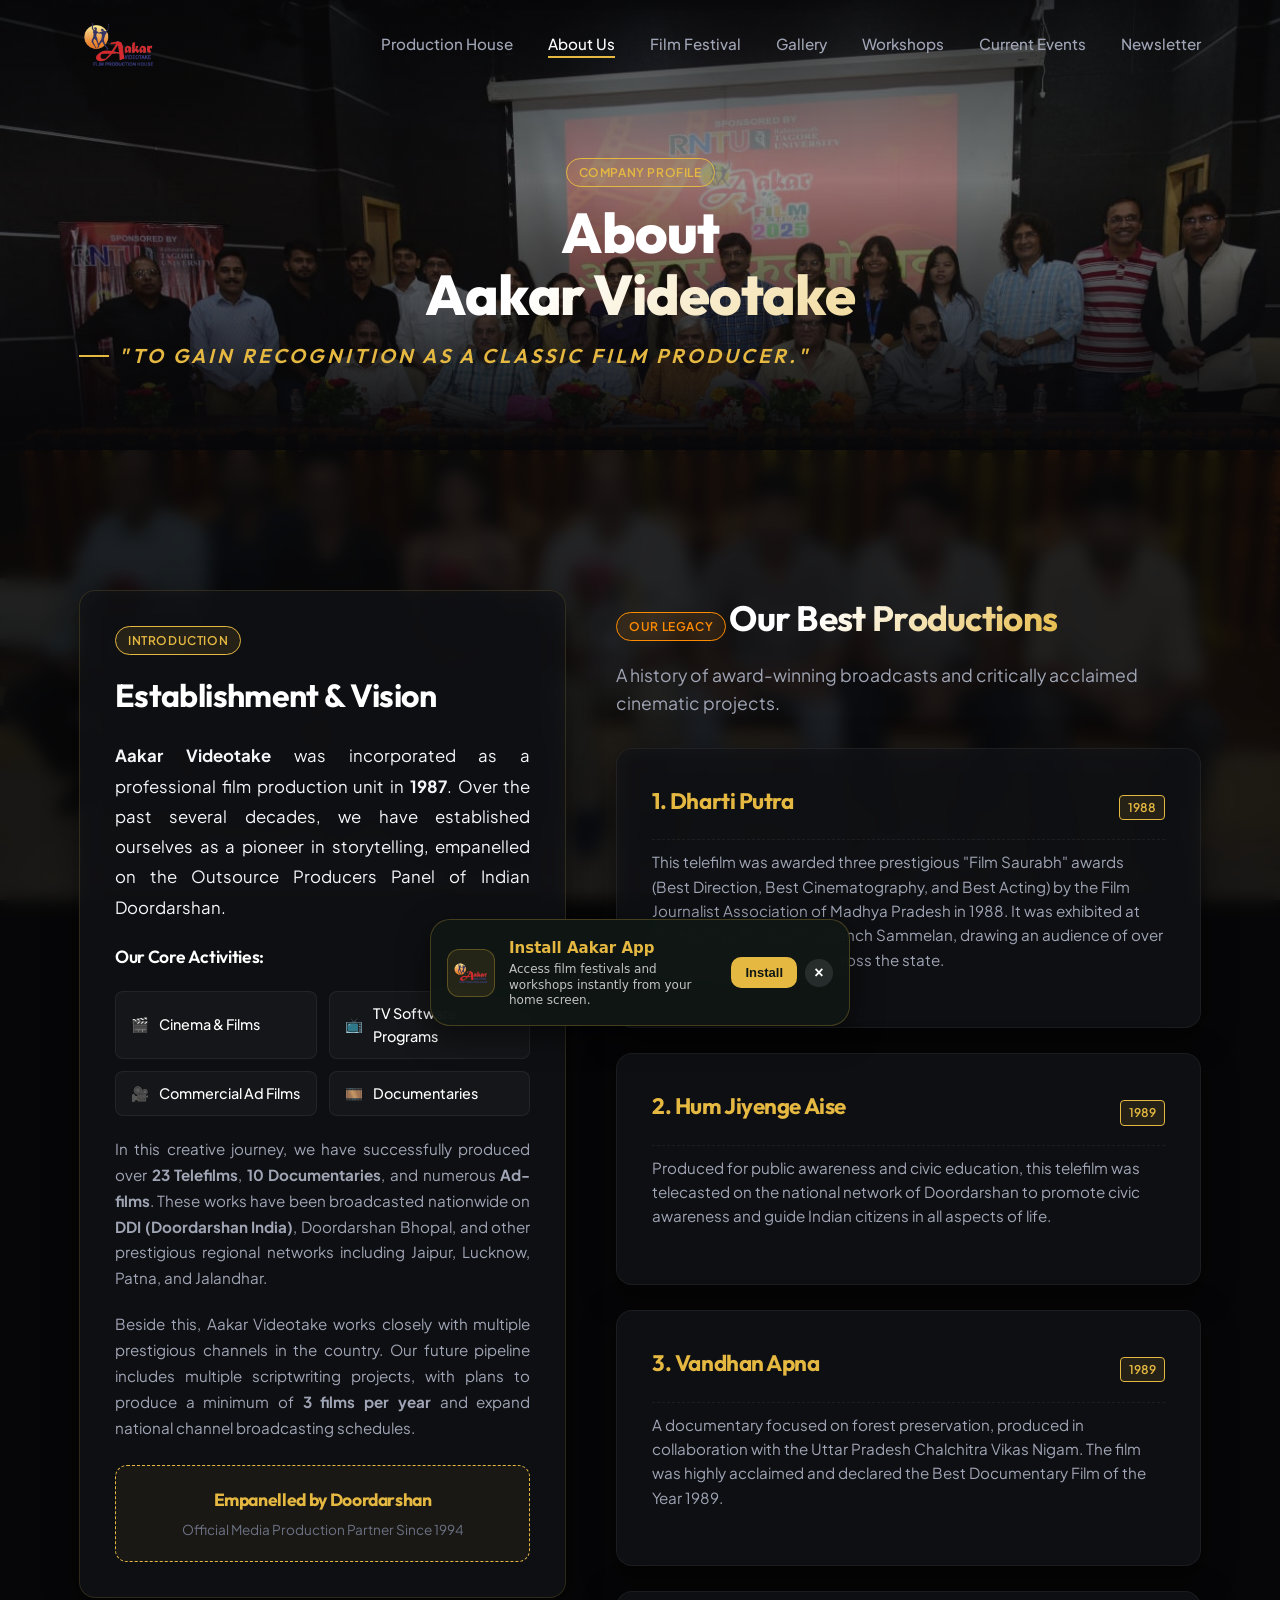
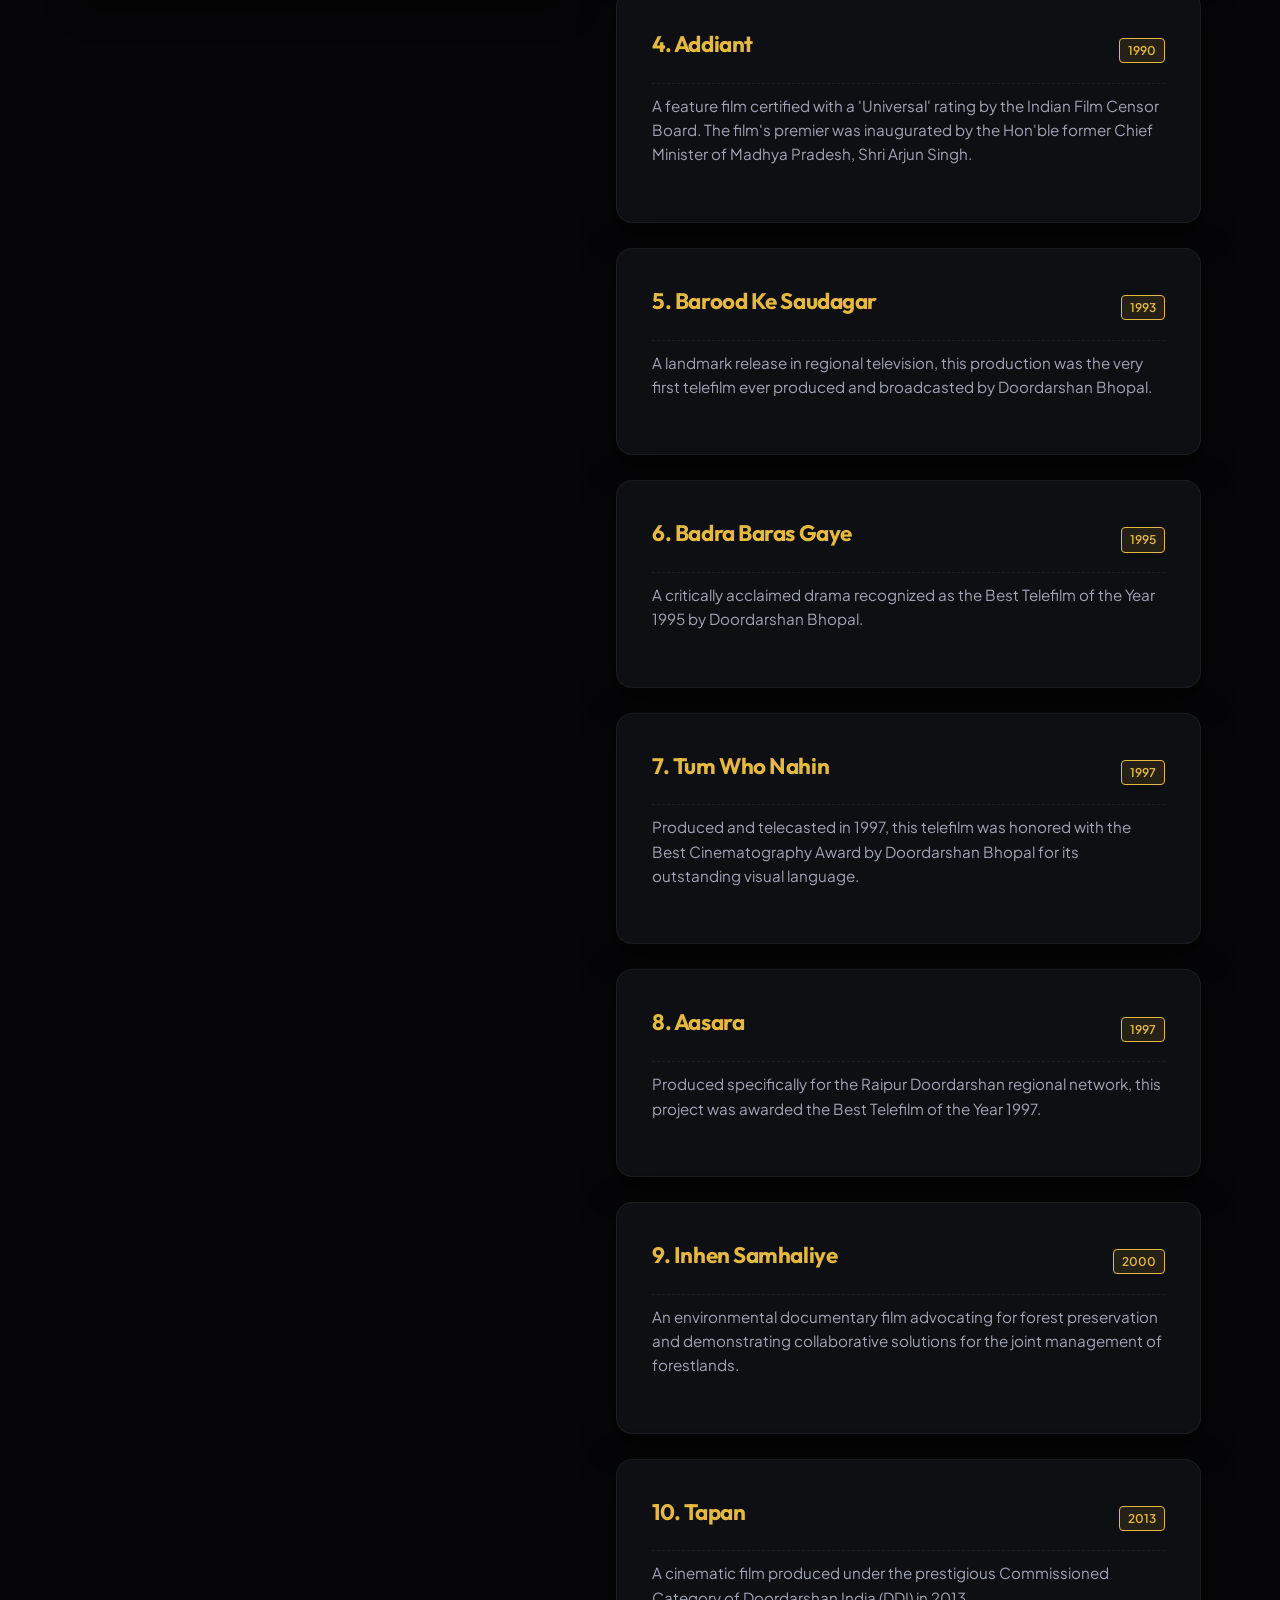
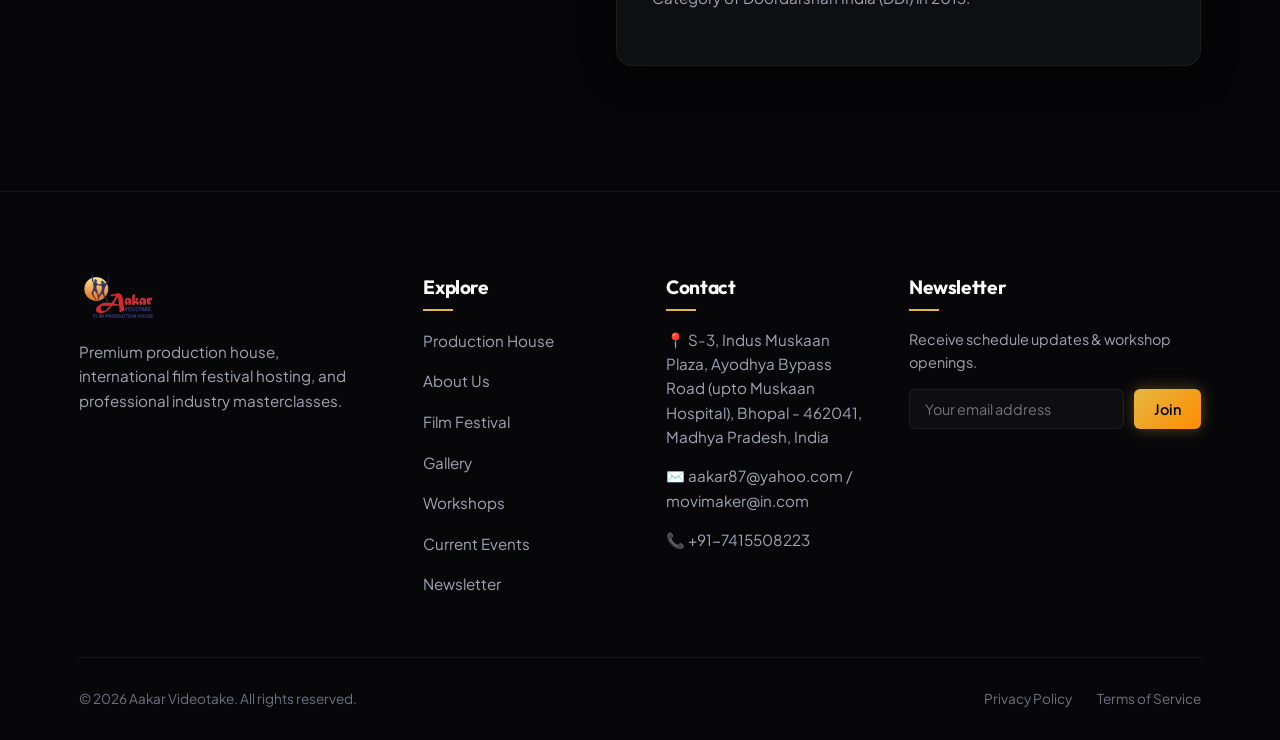
<file: about.html>
<!DOCTYPE html>
<html lang="en">
<head>
  <meta charset="UTF-8">
  <meta name="viewport" content="width=device-width, initial-scale=1.0">
  <meta name="description" content="Company profile and history of Aakar Videotake, a premium film production house empanelled by Doordarshan since 1987.">
  <title>About Us | Aakar Videotake</title>
  
  <!-- CSS Stylesheet -->
  <link rel="stylesheet" href="css/style.css">

  <!-- PWA Manifest -->
  <link rel="manifest" href="manifest.json">
  <meta name="apple-mobile-web-app-capable" content="yes">
  <meta name="apple-mobile-web-app-status-bar-style" content="black-translucent">
  <link rel="apple-touch-icon" href="images/logo_trans.png">
  
  <style>
    .about-grid {
      display: grid;
      grid-template-columns: 1fr 1.2fr;
      gap: 50px;
      margin-top: 40px;
      align-items: start;
    }
    
    .intro-sidebar {
      position: sticky;
      top: 110px;
    }
    
    @media (max-width: 992px) {
      .about-grid {
        grid-template-columns: 1fr;
      }
      .intro-sidebar {
        position: static;
      }
    }
    
    .activities-list {
      list-style: none;
      padding: 0;
      margin: 20px 0;
      display: grid;
      grid-template-columns: 1fr 1fr;
      gap: 12px;
    }
    
    .activity-item {
      background: rgba(255, 255, 255, 0.03);
      border: 1px solid var(--glass-border);
      padding: 10px 15px;
      border-radius: 8px;
      display: flex;
      align-items: center;
      gap: 10px;
      font-size: 0.9rem;
      font-weight: 500;
      color: #fff;
    }

    .production-card {
      margin-bottom: 25px;
      position: relative;
      transition: var(--transition-smooth);
    }

    .production-card:hover {
      transform: translateX(5px);
      border-color: var(--accent-gold);
    }

    .prod-header {
      display: flex;
      justify-content: space-between;
      align-items: center;
      margin-bottom: 10px;
      border-bottom: 1px dashed var(--glass-border);
      padding-bottom: 8px;
    }

    .prod-title {
      font-size: 1.15rem;
      color: var(--accent-gold);
      font-weight: 700;
      margin: 0;
    }

    .prod-year {
      background: rgba(229, 184, 66, 0.1);
      border: 1px solid var(--accent-gold);
      color: var(--accent-gold);
      padding: 2px 8px;
      font-size: 0.75rem;
      border-radius: 4px;
      font-weight: 600;
    }

    .prod-body {
      font-size: 0.9rem;
      line-height: 1.6;
      color: var(--text-secondary);
      margin: 0;
    }
  </style>
</head>
<body>

  <!-- ==========================================
       NAVIGATION BAR
       ========================================== -->
  <nav class="navbar scrolled" id="main-nav">
    <div class="container">
      <a href="index.html" class="logo">
        <img src="images/logo_trans.png" alt="Aakar Videotake Logo" style="height: 48px; width: auto; vertical-align: middle;">
      </a>
      
      <div class="menu-toggle" id="mobile-menu">
        <span></span>
        <span></span>
        <span></span>
      </div>
      
      <ul class="nav-links">
        <li><a href="index.html">Production House</a></li>
        <li><a href="about.html" class="active">About Us</a></li>
        <li><a href="festival.html">Film Festival</a></li>
        <li><a href="gallery.html">Gallery</a></li>
        <li><a href="workshops.html">Workshops</a></li>
        <li><a href="events.html">Current Events</a></li>
        <li><a href="newsletter.html">Newsletter</a></li>
      </ul>
    </div>
  </nav>

  <!-- ==========================================
       HERO BANNER
       ========================================== -->
  <header class="hero" style="min-height: 50vh; padding-top: 130px; padding-bottom: 50px;">
    <div class="hero-overlay"></div>
    <div class="hero-particles"></div>
    <div class="container" style="display: block; text-align: center;">
      <span class="badge badge-gold">Company Profile</span>
      <h1 class="hero-title" style="margin-top: 15px; margin-bottom: 15px; font-size: 3.5rem;">
        About <span>Aakar Videotake</span>
      </h1>
      <p class="hero-subtitle" style="color: var(--accent-gold); font-size: 1.25rem; font-style: italic; margin-bottom: 0;">
        "To gain recognition as a classic film producer."
      </p>
    </div>
  </header>

  <!-- ==========================================
       MAIN CONTENT SECTION
       ========================================== -->
  <section class="section" style="background-color: var(--bg-dark);">
    <div class="container">
      <div class="about-grid">
        
        <!-- Left Column: Introduction & Vision -->
        <div class="intro-sidebar">
          <div class="glass-card" style="padding: 35px; border-color: rgba(229, 184, 66, 0.15);">
            <span class="badge badge-gold" style="margin-bottom: 15px;">Introduction</span>
            <h2 style="font-size: 2rem; margin-bottom: 20px; color: #fff;">Establishment & Vision</h2>
            
            <p style="color: var(--text-primary); font-size: 1.05rem; line-height: 1.8; margin-bottom: 20px; text-align: justify;">
              <strong>Aakar Videotake</strong> was incorporated as a professional film production unit in <strong>1987</strong>. Over the past several decades, we have established ourselves as a pioneer in storytelling, empanelled on the Outsource Producers Panel of Indian Doordarshan.
            </p>
            
            <h4 style="color: #fff; margin-bottom: 12px; font-size: 1.1rem; font-weight: 600;">Our Core Activities:</h4>
            <ul class="activities-list">
              <li class="activity-item"><span>🎬</span> Cinema & Films</li>
              <li class="activity-item"><span>📺</span> TV Software Programs</li>
              <li class="activity-item"><span>🎥</span> Commercial Ad Films</li>
              <li class="activity-item"><span>🎞️</span> Documentaries</li>
            </ul>

            <p style="color: var(--text-secondary); font-size: 0.95rem; line-height: 1.7; margin-bottom: 20px; text-align: justify;">
              In this creative journey, we have successfully produced over <strong>23 Telefilms</strong>, <strong>10 Documentaries</strong>, and numerous <strong>Ad-films</strong>. These works have been broadcasted nationwide on <strong>DDI (Doordarshan India)</strong>, Doordarshan Bhopal, and other prestigious regional networks including Jaipur, Lucknow, Patna, and Jalandhar.
            </p>

            <p style="color: var(--text-secondary); font-size: 0.95rem; line-height: 1.7; margin-bottom: 25px; text-align: justify;">
              Beside this, Aakar Videotake works closely with multiple prestigious channels in the country. Our future pipeline includes multiple scriptwriting projects, with plans to produce a minimum of <strong>3 films per year</strong> and expand national channel broadcasting schedules.
            </p>

            <div style="background: rgba(229, 184, 66, 0.05); border: 1px dashed var(--accent-gold); padding: 20px; border-radius: 12px; text-align: center;">
              <h4 style="color: var(--accent-gold); margin-bottom: 5px; font-size: 1.1rem;">Empanelled by Doordarshan</h4>
              <p style="color: var(--text-muted); font-size: 0.85rem; margin: 0;">Official Media Production Partner Since 1994</p>
            </div>
          </div>
        </div>

        <!-- Right Column: Our Best Productions -->
        <div>
          <div class="section-header" style="text-align: left; margin-bottom: 30px;">
            <span class="badge badge-amber">Our Legacy</span>
            <h2 style="font-size: 2.2rem; color: #fff;">Our Best Productions</h2>
            <p>A history of award-winning broadcasts and critically acclaimed cinematic projects.</p>
          </div>

          <div class="productions-list">
            
            <!-- 1. Dharti Putra -->
            <div class="glass-card production-card">
              <div class="prod-header">
                <h3 class="prod-title">1. Dharti Putra</h3>
                <span class="prod-year">1988</span>
              </div>
              <p class="prod-body">
                This telefilm was awarded three prestigious "Film Saurabh" awards (Best Direction, Best Cinematography, and Best Acting) by the Film Journalist Association of Madhya Pradesh in 1988. It was exhibited at the Madhya Pradesh Sarpanch Sammelan, drawing an audience of over 10,000 delegates from across the state.
              </p>
            </div>

            <!-- 2. Hum Jiyenge Aise -->
            <div class="glass-card production-card">
              <div class="prod-header">
                <h3 class="prod-title">2. Hum Jiyenge Aise</h3>
                <span class="prod-year">1989</span>
              </div>
              <p class="prod-body">
                Produced for public awareness and civic education, this telefilm was telecasted on the national network of Doordarshan to promote civic awareness and guide Indian citizens in all aspects of life.
              </p>
            </div>

            <!-- 3. Vandhan Apna -->
            <div class="glass-card production-card">
              <div class="prod-header">
                <h3 class="prod-title">3. Vandhan Apna</h3>
                <span class="prod-year">1989</span>
              </div>
              <p class="prod-body">
                A documentary focused on forest preservation, produced in collaboration with the Uttar Pradesh Chalchitra Vikas Nigam. The film was highly acclaimed and declared the Best Documentary Film of the Year 1989.
              </p>
            </div>

            <!-- 4. Addiant -->
            <div class="glass-card production-card">
              <div class="prod-header">
                <h3 class="prod-title">4. Addiant</h3>
                <span class="prod-year">1990</span>
              </div>
              <p class="prod-body">
                A feature film certified with a 'Universal' rating by the Indian Film Censor Board. The film's premier was inaugurated by the Hon'ble former Chief Minister of Madhya Pradesh, Shri Arjun Singh.
              </p>
            </div>

            <!-- 5. Barood Ke Saudagar -->
            <div class="glass-card production-card">
              <div class="prod-header">
                <h3 class="prod-title">5. Barood Ke Saudagar</h3>
                <span class="prod-year">1993</span>
              </div>
              <p class="prod-body">
                A landmark release in regional television, this production was the very first telefilm ever produced and broadcasted by Doordarshan Bhopal.
              </p>
            </div>

            <!-- 6. Badra Baras Gaye -->
            <div class="glass-card production-card">
              <div class="prod-header">
                <h3 class="prod-title">6. Badra Baras Gaye</h3>
                <span class="prod-year">1995</span>
              </div>
              <p class="prod-body">
                A critically acclaimed drama recognized as the Best Telefilm of the Year 1995 by Doordarshan Bhopal.
              </p>
            </div>

            <!-- 7. Tum Who Nahin -->
            <div class="glass-card production-card">
              <div class="prod-header">
                <h3 class="prod-title">7. Tum Who Nahin</h3>
                <span class="prod-year">1997</span>
              </div>
              <p class="prod-body">
                Produced and telecasted in 1997, this telefilm was honored with the Best Cinematography Award by Doordarshan Bhopal for its outstanding visual language.
              </p>
            </div>

            <!-- 8. Aasara -->
            <div class="glass-card production-card">
              <div class="prod-header">
                <h3 class="prod-title">8. Aasara</h3>
                <span class="prod-year">1997</span>
              </div>
              <p class="prod-body">
                Produced specifically for the Raipur Doordarshan regional network, this project was awarded the Best Telefilm of the Year 1997.
              </p>
            </div>

            <!-- 9. Inhen Samhaliye -->
            <div class="glass-card production-card">
              <div class="prod-header">
                <h3 class="prod-title">9. Inhen Samhaliye</h3>
                <span class="prod-year">2000</span>
              </div>
              <p class="prod-body">
                An environmental documentary film advocating for forest preservation and demonstrating collaborative solutions for the joint management of forestlands.
              </p>
            </div>

            <!-- 10. Tapan -->
            <div class="glass-card production-card">
              <div class="prod-header">
                <h3 class="prod-title">10. Tapan</h3>
                <span class="prod-year">2013</span>
              </div>
              <p class="prod-body">
                A cinematic film produced under the prestigious Commissioned Category of Doordarshan India (DDI) in 2013.
              </p>
            </div>

          </div>
        </div>

      </div>
    </div>
  </section>

  <!-- ==========================================
       FOOTER
       ========================================== -->
  <footer class="footer">
    <div class="container">
      <div class="footer-grid">
        <div class="footer-logo-desc">
          <a href="index.html" class="logo">
            <img src="images/logo_trans.png" alt="Aakar Videotake Logo" style="height: 48px; width: auto; vertical-align: middle;">
          </a>
          <p>Premium production house, international film festival hosting, and professional industry masterclasses.</p>
        </div>
        
        <div>
          <h4 class="footer-title">Explore</h4>
          <ul class="footer-links">
            <li><a href="index.html">Production House</a></li>
            <li><a href="about.html">About Us</a></li>
            <li><a href="festival.html">Film Festival</a></li>
            <li><a href="gallery.html">Gallery</a></li>
            <li><a href="workshops.html">Workshops</a></li>
            <li><a href="events.html">Current Events</a></li>
            <li><a href="newsletter.html">Newsletter</a></li>
          </ul>
        </div>
        
        <div>
          <h4 class="footer-title">Contact</h4>
          <div class="footer-contact-info">
            <span>📍 S-3, Indus Muskaan Plaza, Ayodhya Bypass Road (upto Muskaan Hospital), Bhopal - 462041, Madhya Pradesh, India</span>
            <span>✉️ aakar87@yahoo.com / movimaker@in.com</span>
            <span>📞 +91-7415508223</span>
          </div>
        </div>
        
        <div>
          <h4 class="footer-title">Newsletter</h4>
          <p style="color: var(--text-secondary); font-size: 0.9rem; margin-bottom: 15px;">Receive schedule updates & workshop openings.</p>
          <form class="newsletter-form" onsubmit="event.preventDefault(); alert('Subscribed successfully!');">
            <input type="email" placeholder="Your email address" class="form-control" required>
            <button type="submit" class="btn btn-primary">Join</button>
          </form>
        </div>
      </div>
      
      <div class="footer-bottom">
        <p>&copy; 2026 Aakar Videotake. All rights reserved.</p>
        <div class="footer-bottom-links">
          <a href="#">Privacy Policy</a>
          <a href="#">Terms of Service</a>
        </div>
      </div>
    </div>
  </footer>

  <!-- Main JavaScript -->
  <script src="js/main.js?v=6.0"></script>

  <!-- PWA Integration -->
  <script src="js/pwa.js"></script>
</body>
</html>
</file>
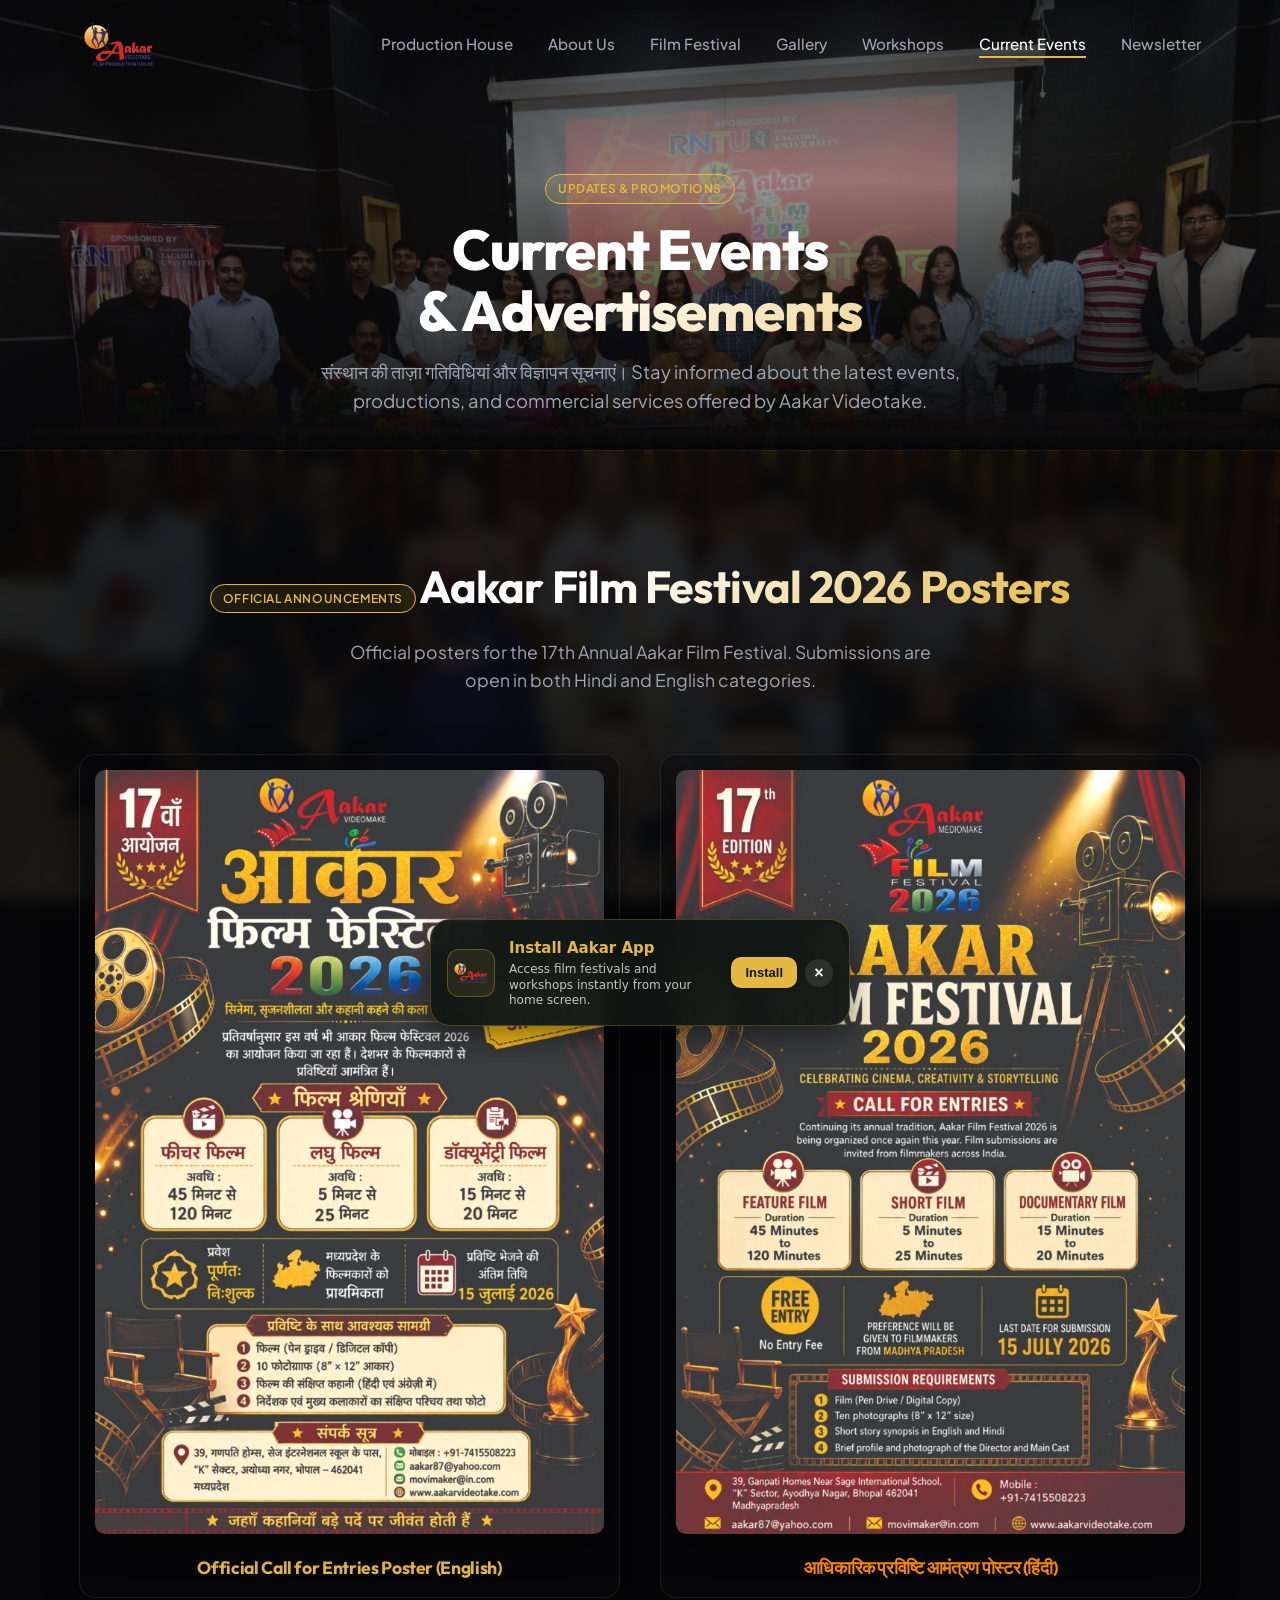
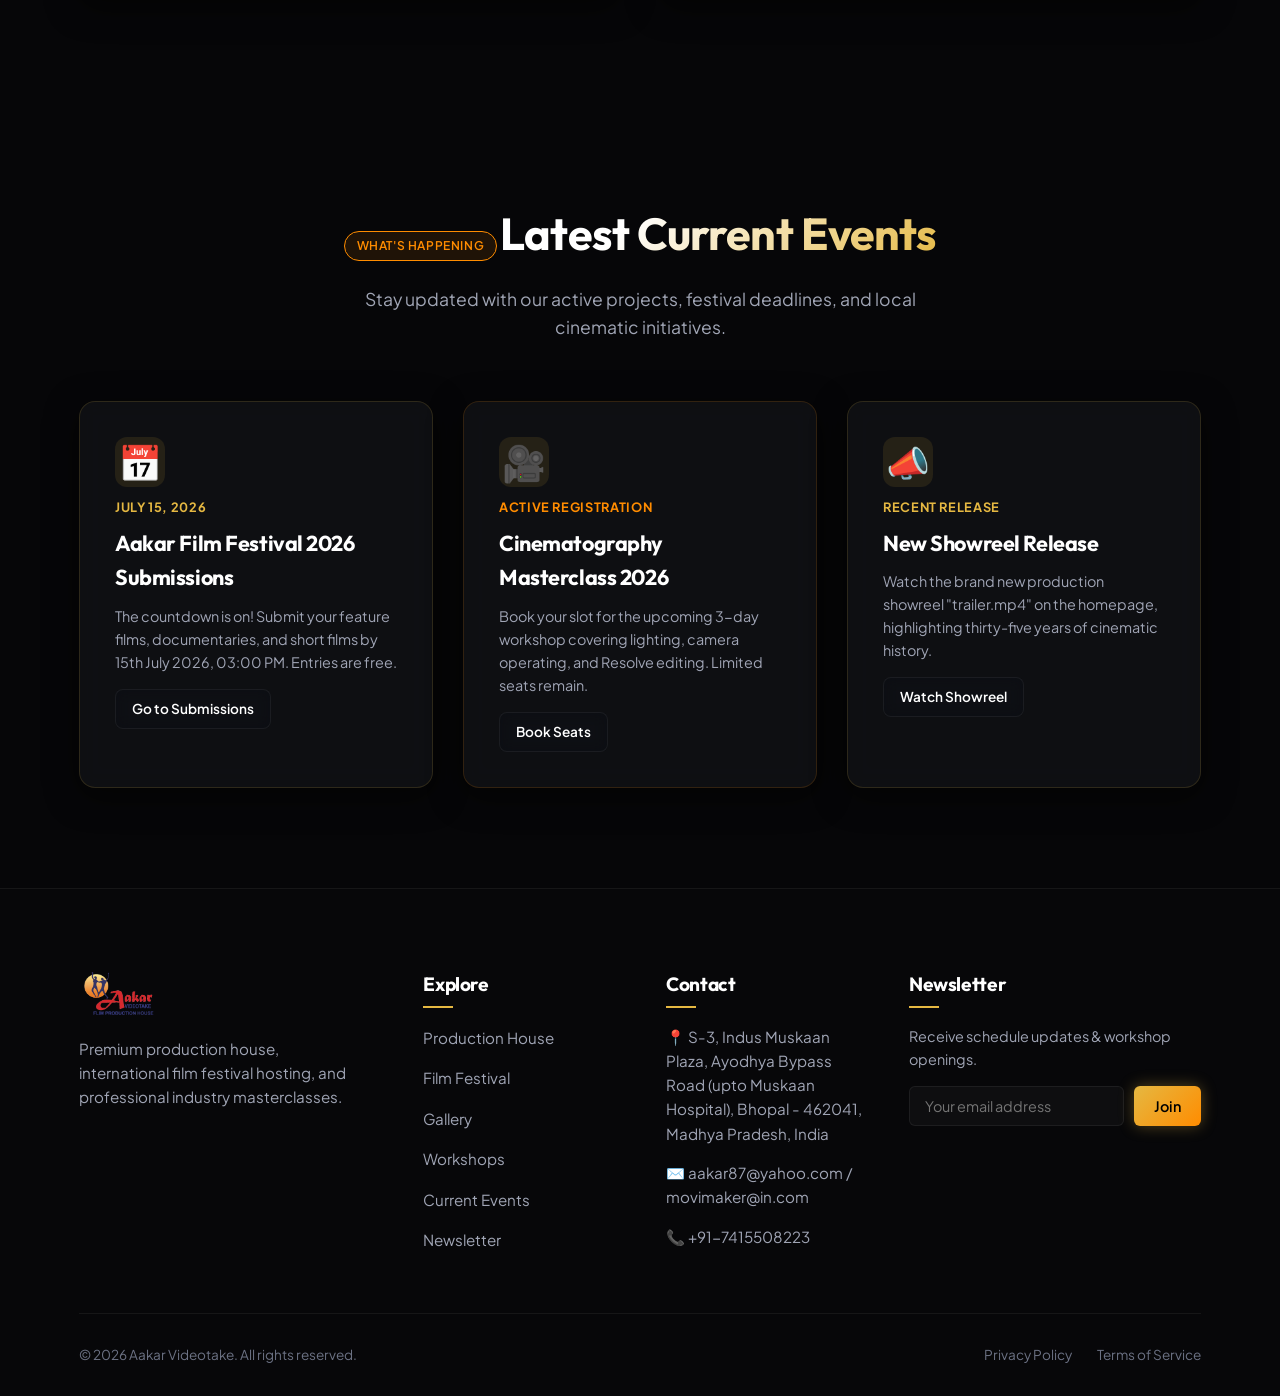
<file: events.html>
<!DOCTYPE html>
<html lang="en">
<head>
  <meta charset="UTF-8">
  <meta name="viewport" content="width=device-width, initial-scale=1.0">
  <meta name="description" content="Explore current events, announcements, and promotional advertisements from Aakar Videotake.">
  <title>Aakar Videotake | Current Events & Advertisements</title>
  
  <!-- CSS Stylesheet -->
  <link rel="stylesheet" href="css/style.css">

  <!-- PWA Manifest -->
  <link rel="manifest" href="manifest.json">
  <meta name="apple-mobile-web-app-capable" content="yes">
  <meta name="apple-mobile-web-app-status-bar-style" content="black-translucent">
  <link rel="apple-touch-icon" href="images/logo_trans.png">
  
  <style>
    /* Styling to ensure posters are vibrant, sharp, and unfaded */
    #featured-posters .glass-card {
      background: rgba(7, 8, 12, 0.45) !important;
      backdrop-filter: none !important;
      -webkit-backdrop-filter: none !important;
      border: 1px solid rgba(255, 255, 255, 0.08) !important;
    }
    
    #featured-posters img {
      opacity: 1 !important;
      filter: brightness(1.05) contrast(1.02) !important;
      image-rendering: -webkit-optimize-contrast;
      image-rendering: crisp-edges;
    }
  </style>
</head>
<body>

  <!-- ==========================================
       NAVIGATION BAR
       ========================================== -->
  <nav class="navbar scrolled" id="main-nav">
    <div class="container">
      <a href="index.html" class="logo">
        <img src="images/logo_trans.png" alt="Aakar Videotake Logo" style="height: 48px; width: auto; vertical-align: middle;">
      </a>
      
      <div class="menu-toggle" id="mobile-menu">
        <span></span>
        <span></span>
        <span></span>
      </div>
      
      <ul class="nav-links">
        <li><a href="index.html">Production House</a></li>
        <li><a href="about.html">About Us</a></li>
        <li><a href="festival.html">Film Festival</a></li>
        <li><a href="gallery.html">Gallery</a></li>
        <li><a href="workshops.html">Workshops</a></li>
        <li><a href="events.html" class="active">Current Events</a></li>
        <li><a href="newsletter.html">Newsletter</a></li>
      </ul>
    </div>
  </nav>

  <!-- ==========================================
       HERO BANNER
       ========================================== -->
  <header class="hero" style="min-height: 50vh; padding-top: 140px;">
    <div class="hero-overlay"></div>
    <div class="hero-particles"></div>
    <div class="container" style="display: block; text-align: center;">
      <span class="badge badge-gold">Updates & Promotions</span>
      <h1 class="hero-title" style="margin-top: 15px; margin-bottom: 15px; font-size: 3.5rem;">
        Current Events <span>& Advertisements</span>
      </h1>
      <p class="hero-description" style="margin: 0 auto; max-width: 650px;">
        संस्थान की ताज़ा गतिविधियां और विज्ञापन सूचनाएं। Stay informed about the latest events, productions, and commercial services offered by Aakar Videotake.
      </p>
    </div>
  </header>

  <!-- ==========================================
       FEATURED ANNOUNCEMENT POSTERS
       ========================================== -->
  <section class="section" id="featured-posters" style="background-color: var(--bg-darker); border-top: 1px solid var(--glass-border);">
    <div class="container">
      <div class="section-header">
        <span class="badge badge-gold">Official Announcements</span>
        <h2>Aakar Film Festival 2026 Posters</h2>
        <p>Official posters for the 17th Annual Aakar Film Festival. Submissions are open in both Hindi and English categories.</p>
      </div>

      <!-- Poster Columns -->
      <div style="display: grid; grid-template-columns: repeat(auto-fit, minmax(340px, 1fr)); gap: 40px; justify-content: center; margin-top: 30px;">
        <!-- English Poster -->
        <div class="glass-card" style="padding: 15px; border-color: rgba(229, 184, 66, 0.2); overflow: hidden; display: flex; flex-direction: column; align-items: center;">
          <div style="width: 100%; border-radius: 10px; overflow: hidden; position: relative; background: #000; box-shadow: var(--glass-shadow); transition: var(--transition-smooth);">
            <img src="images/festival_poster_1.jpg" alt="Aakar Film Festival 2026 English Announcement Poster" style="width: 100%; height: auto; display: block; transition: transform 0.5s ease;" onmouseover="this.style.transform='scale(1.03)'" onmouseout="this.style.transform='scale(1)'">
          </div>
          <h4 style="color: var(--accent-gold); font-size: 1.1rem; margin-top: 20px; font-family: var(--font-heading); text-align: center;">Official Call for Entries Poster (English)</h4>
        </div>

        <!-- Hindi Poster -->
        <div class="glass-card" style="padding: 15px; border-color: rgba(255, 140, 0, 0.2); overflow: hidden; display: flex; flex-direction: column; align-items: center;">
          <div style="width: 100%; border-radius: 10px; overflow: hidden; position: relative; background: #000; box-shadow: var(--glass-shadow); transition: var(--transition-smooth);">
            <img src="images/festival_poster_2.jpg" alt="Aakar Film Festival 2026 Hindi Announcement Poster" style="width: 100%; height: auto; display: block; transition: transform 0.5s ease;" onmouseover="this.style.transform='scale(1.03)'" onmouseout="this.style.transform='scale(1)'">
          </div>
          <h4 style="color: var(--accent-amber); font-size: 1.1rem; margin-top: 20px; font-family: var(--font-heading); text-align: center;">आधिकारिक प्रविष्टि आमंत्रण पोस्टर (हिंदी)</h4>
        </div>
      </div>
    </div>
  </section>

  <!-- ==========================================
       CURRENT EVENTS SECTION
       ========================================== -->
  <section class="section" id="current-events" style="background-color: var(--bg-dark);">
    <div class="container">
      <div class="section-header">
        <span class="badge badge-amber">What's Happening</span>
        <h2>Latest Current Events</h2>
        <p>Stay updated with our active projects, festival deadlines, and local cinematic initiatives.</p>
      </div>

      <!-- Events Grid -->
      <div class="card-grid">
        <!-- Event 1 -->
        <div class="glass-card" style="border-color: rgba(229, 184, 66, 0.15);">
          <div class="card-icon" style="font-size: 2.2rem; margin-bottom: 10px;">📅</div>
          <span style="color: var(--accent-gold); font-size: 0.8rem; font-weight: 700; text-transform: uppercase; letter-spacing: 0.05em; display: block; margin-bottom: 8px;">July 15, 2026</span>
          <h3 style="font-size: 1.35rem; margin-bottom: 10px; color: #fff;">Aakar Film Festival 2026 Submissions</h3>
          <p style="color: var(--text-secondary); font-size: 0.9rem; line-height: 1.6; margin-bottom: 15px;">
            The countdown is on! Submit your feature films, documentaries, and short films by 15th July 2026, 03:00 PM. Entries are free.
          </p>
          <a href="festival.html" class="btn btn-secondary" style="font-size: 0.85rem; padding: 8px 16px;">Go to Submissions</a>
        </div>

        <!-- Event 2 -->
        <div class="glass-card" style="border-color: rgba(255, 140, 0, 0.15);">
          <div class="card-icon" style="font-size: 2.2rem; margin-bottom: 10px;">🎥</div>
          <span style="color: var(--accent-amber); font-size: 0.8rem; font-weight: 700; text-transform: uppercase; letter-spacing: 0.05em; display: block; margin-bottom: 8px;">Active Registration</span>
          <h3 style="font-size: 1.35rem; margin-bottom: 10px; color: #fff;">Cinematography Masterclass 2026</h3>
          <p style="color: var(--text-secondary); font-size: 0.9rem; line-height: 1.6; margin-bottom: 15px;">
            Book your slot for the upcoming 3-day workshop covering lighting, camera operating, and Resolve editing. Limited seats remain.
          </p>
          <a href="workshops.html" class="btn btn-secondary" style="font-size: 0.85rem; padding: 8px 16px;">Book Seats</a>
        </div>

        <!-- Event 3 -->
        <div class="glass-card" style="border-color: rgba(229, 184, 66, 0.15);">
          <div class="card-icon" style="font-size: 2.2rem; margin-bottom: 10px;">📣</div>
          <span style="color: var(--accent-gold); font-size: 0.8rem; font-weight: 700; text-transform: uppercase; letter-spacing: 0.05em; display: block; margin-bottom: 8px;">Recent Release</span>
          <h3 style="font-size: 1.35rem; margin-bottom: 10px; color: #fff;">New Showreel Release</h3>
          <p style="color: var(--text-secondary); font-size: 0.9rem; line-height: 1.6; margin-bottom: 15px;">
            Watch the brand new production showreel "trailer.mp4" on the homepage, highlighting thirty-five years of cinematic history.
          </p>
          <a href="index.html" class="btn btn-secondary" style="font-size: 0.85rem; padding: 8px 16px;">Watch Showreel</a>
        </div>
      </div>
    </div>
  </section>



  <!-- ==========================================
       FOOTER
       ========================================== -->
  <footer class="footer">
    <div class="container">
      <div class="footer-grid">
        <div class="footer-logo-desc">
          <a href="index.html" class="logo">
            <img src="images/logo_trans.png" alt="Aakar Videotake Logo" style="height: 48px; width: auto; vertical-align: middle;">
          </a>
          <p>Premium production house, international film festival hosting, and professional industry masterclasses.</p>
        </div>
        
        <div>
          <h4 class="footer-title">Explore</h4>
          <ul class="footer-links">
            <li><a href="index.html">Production House</a></li>
            <li><a href="festival.html">Film Festival</a></li>
            <li><a href="gallery.html">Gallery</a></li>
            <li><a href="workshops.html">Workshops</a></li>
            <li><a href="events.html">Current Events</a></li>
            <li><a href="newsletter.html">Newsletter</a></li>
          </ul>
        </div>
        
        <div>
          <h4 class="footer-title">Contact</h4>
          <div class="footer-contact-info">
            <span>📍 S-3, Indus Muskaan Plaza, Ayodhya Bypass Road (upto Muskaan Hospital), Bhopal - 462041, Madhya Pradesh, India</span>
            <span>✉️ aakar87@yahoo.com / movimaker@in.com</span>
            <span>📞 +91-7415508223</span>
          </div>
        </div>
        
        <div>
          <h4 class="footer-title">Newsletter</h4>
          <p style="color: var(--text-secondary); font-size: 0.9rem; margin-bottom: 15px;">Receive schedule updates & workshop openings.</p>
          <form class="newsletter-form" onsubmit="event.preventDefault(); alert('Subscribed successfully!');">
            <input type="email" placeholder="Your email address" class="form-control" required>
            <button type="submit" class="btn btn-primary">Join</button>
          </form>
        </div>
      </div>
      
      <div class="footer-bottom">
        <p>&copy; 2026 Aakar Videotake. All rights reserved.</p>
        <div class="footer-bottom-links">
          <a href="#">Privacy Policy</a>
          <a href="#">Terms of Service</a>
        </div>
      </div>
    </div>
  </footer>

  <!-- Main JavaScript -->
  <script src="js/main.js?v=6.0"></script>

  <!-- PWA Integration -->
  <script src="js/pwa.js"></script>
</body>
</html>
</file>
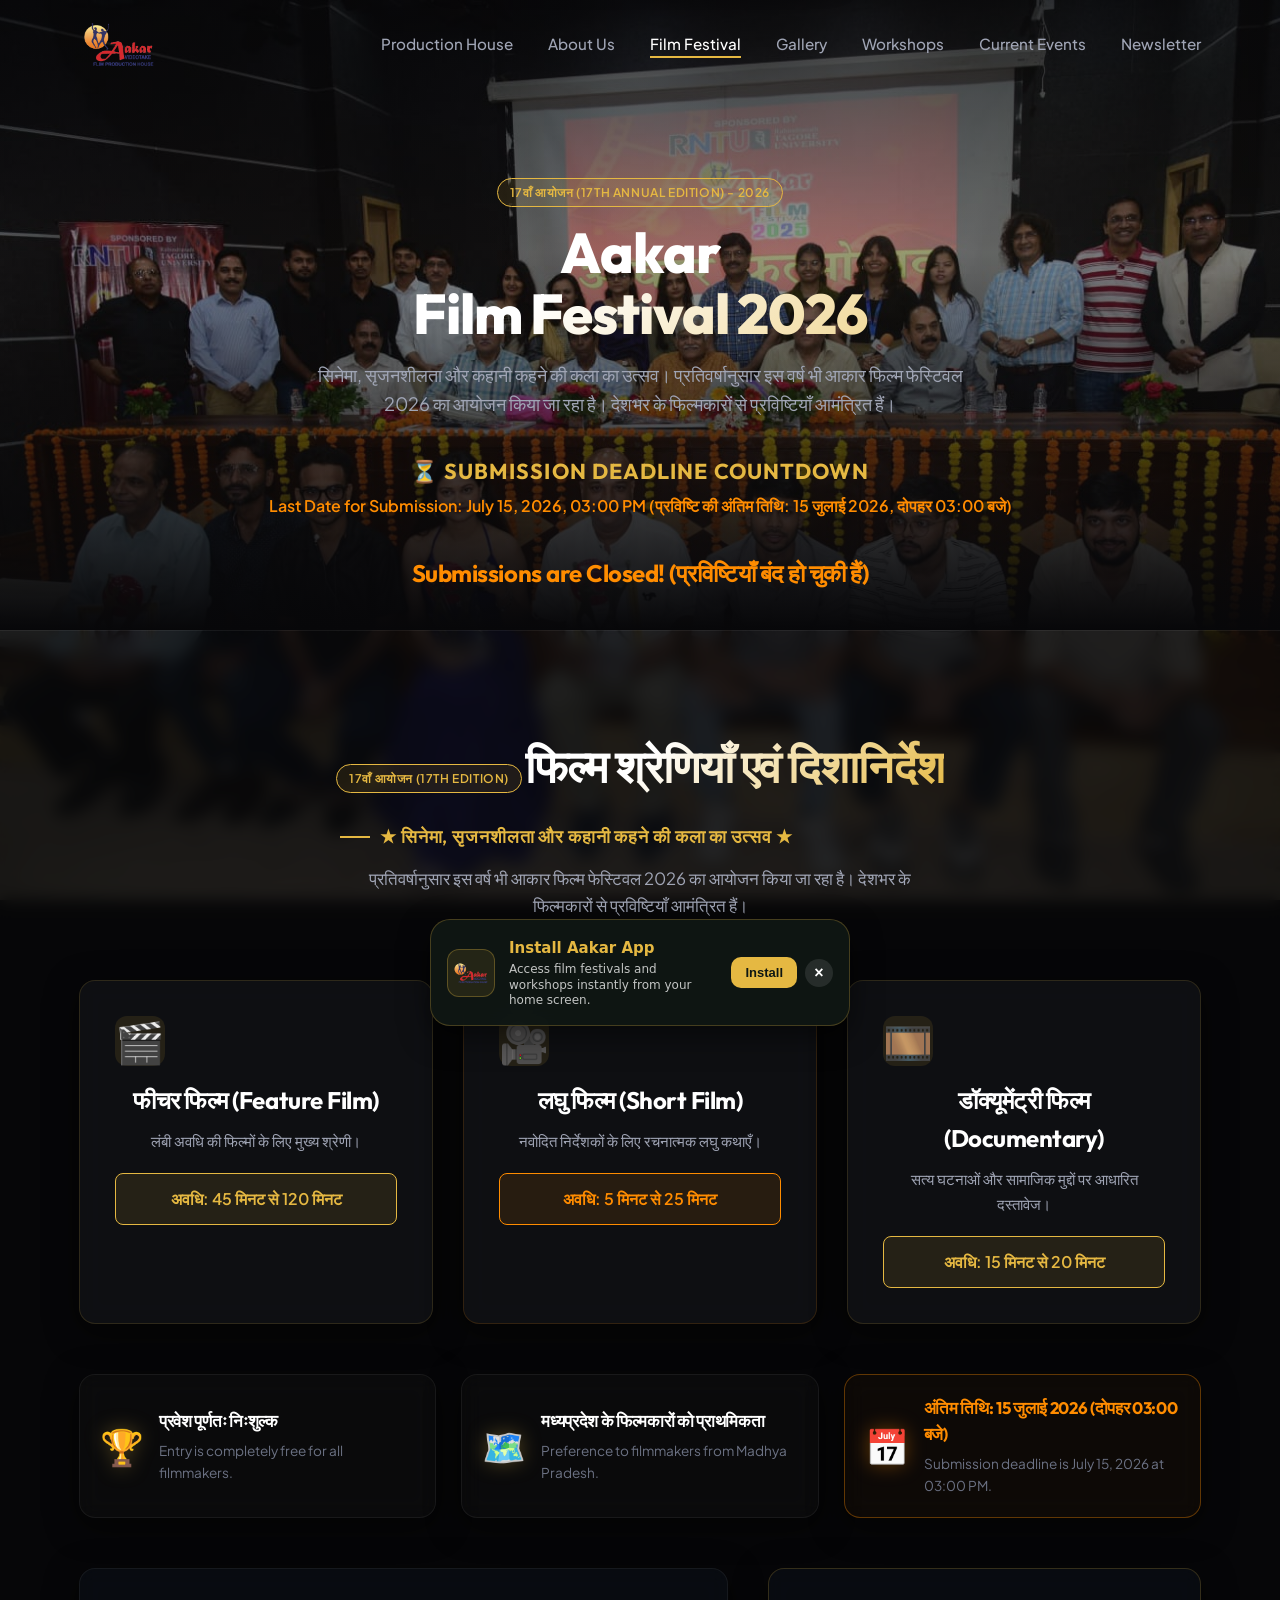
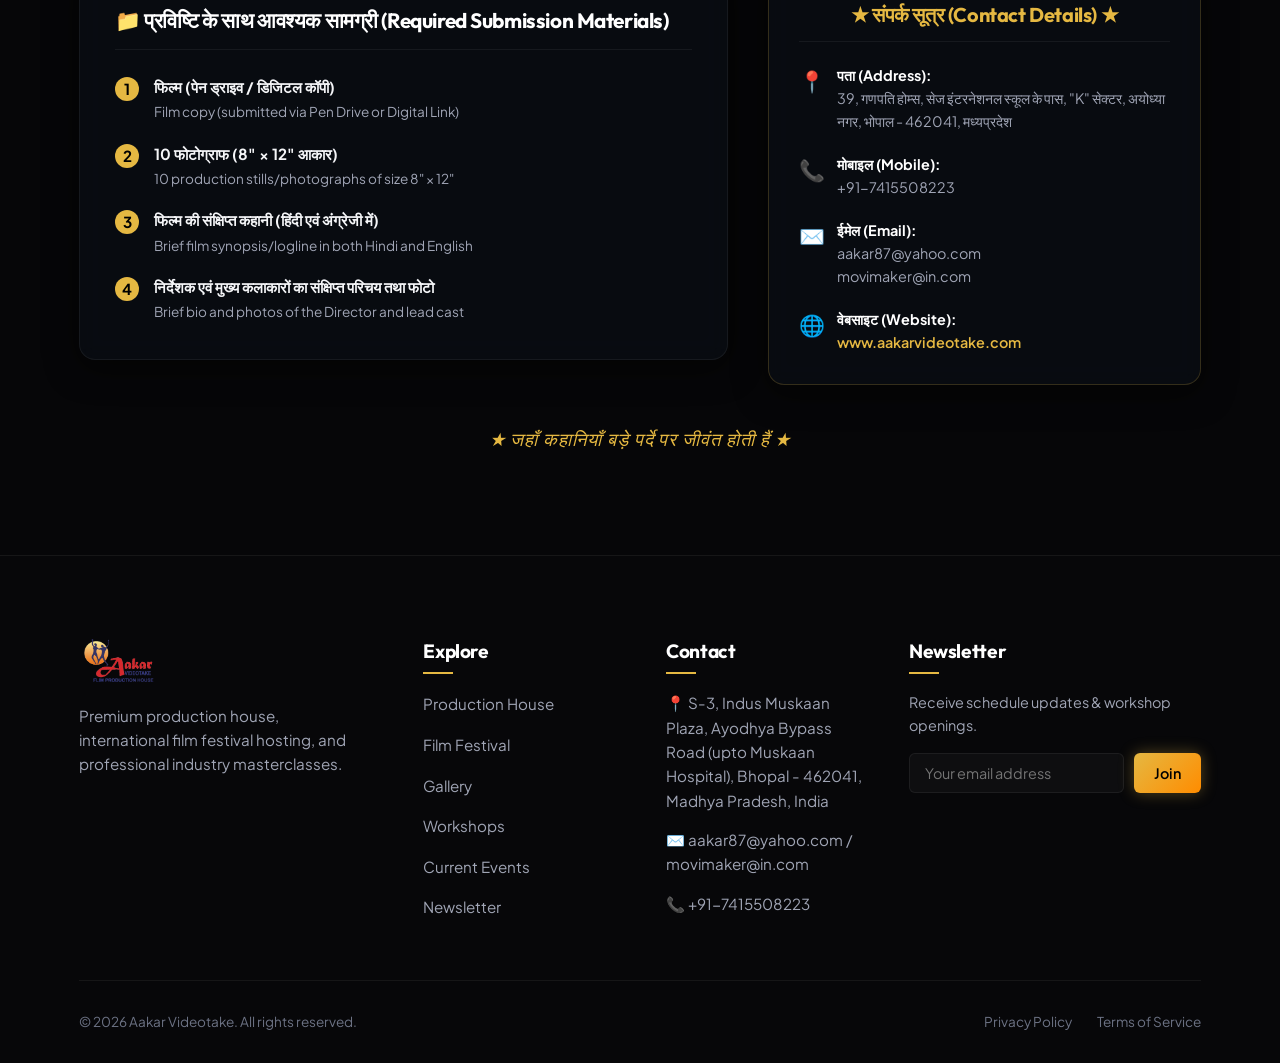
<file: festival.html>
<!DOCTYPE html>
<html lang="en">
<head>
  <meta charset="UTF-8">
  <meta name="viewport" content="width=device-width, initial-scale=1.0">
  <meta name="description" content="Submit your films and join the screenings at the annual Aakar International Film Festival. Explore screening schedules and awards.">
  <title>Aakar International Film Festival | Submissions & Schedule</title>
  
  <!-- CSS Stylesheet -->
  <link rel="stylesheet" href="css/style.css">

  <!-- PWA Manifest -->
  <link rel="manifest" href="manifest.json">
  <meta name="apple-mobile-web-app-capable" content="yes">
  <meta name="apple-mobile-web-app-status-bar-style" content="black-translucent">
  <link rel="apple-touch-icon" href="images/logo_trans.png">
  
  <style>
    /* Unique styling for Countdown Timer */
    .countdown-grid {
      display: flex;
      justify-content: center;
      gap: 20px;
      margin-top: 35px;
    }
    
    .countdown-item {
      background: rgba(255, 255, 255, 0.03);
      border: 1px solid var(--glass-border);
      border-radius: 12px;
      padding: 15px 25px;
      min-width: 90px;
      text-align: center;
      backdrop-filter: blur(8px);
      -webkit-backdrop-filter: blur(8px);
    }
    
    .countdown-number {
      font-family: var(--font-heading);
      font-size: 2.2rem;
      font-weight: 800;
      color: var(--accent-gold);
      line-height: 1.1;
      display: block;
    }
    
    .countdown-label {
      font-size: 0.75rem;
      color: var(--text-muted);
      text-transform: uppercase;
      letter-spacing: 0.05em;
      margin-top: 5px;
    }


  </style>
</head>
<body>

  <!-- ==========================================
       NAVIGATION BAR
       ========================================== -->
  <nav class="navbar scrolled" id="main-nav">
    <div class="container">
      <a href="index.html" class="logo">
        <img src="images/logo_trans.png" alt="Aakar Videotake Logo" style="height: 48px; width: auto; vertical-align: middle;">
      </a>
      
      <div class="menu-toggle" id="mobile-menu">
        <span></span>
        <span></span>
        <span></span>
      </div>
      
      <ul class="nav-links">
        <li><a href="index.html">Production House</a></li>
        <li><a href="about.html">About Us</a></li>
        <li><a href="festival.html" class="active">Film Festival</a></li>
        <li><a href="gallery.html">Gallery</a></li>
        <li><a href="workshops.html">Workshops</a></li>
        <li><a href="events.html">Current Events</a></li>
        <li><a href="newsletter.html">Newsletter</a></li>
      </ul>
    </div>
  </nav>

  <!-- ==========================================
       FESTIVAL HERO / COUNTDOWN
       ========================================== -->
  <header class="hero" style="min-height: 70vh; padding-top: 140px;">
    <div class="hero-overlay"></div>
    <div class="hero-particles"></div>
    <div class="container" style="display: block; text-align: center;">
      <span class="badge badge-gold">17वाँ आयोजन (17th Annual Edition) - 2026</span>
      <h1 class="hero-title" style="margin-top: 15px; margin-bottom: 15px; font-size: 3.5rem;">
        Aakar <span>Film Festival 2026</span>
      </h1>
      <p class="hero-description" style="margin: 0 auto; max-width: 650px;">
        सिनेमा, सृजनशीलता और कहानी कहने की कला का उत्सव। प्रतिवर्षानुसार इस वर्ष भी आकार फिल्म फेस्टिवल 2026 का आयोजन किया जा रहा है। देशभर के फिल्मकारों से प्रविष्टियाँ आमंत्रित हैं।
      </p>
      
      <h3 style="color: var(--accent-gold); font-family: var(--font-heading); margin-top: 35px; margin-bottom: 5px; font-size: 1.35rem; letter-spacing: 0.05em; text-transform: uppercase;">
        ⏳ Submission Deadline Countdown
      </h3>
      <p style="color: var(--accent-amber); font-size: 1rem; margin-bottom: 25px; font-weight: 600;">
        Last Date for Submission: July 15, 2026, 03:00 PM (प्रविष्टि की अंतिम तिथि: 15 जुलाई 2026, दोपहर 03:00 बजे)
      </p>
      
      <!-- Interactive Countdown -->
      <div class="countdown-grid" id="festival-countdown">
        <div class="countdown-item">
          <span class="countdown-number" id="days">00</span>
          <span class="countdown-label">Days</span>
        </div>
        <div class="countdown-item">
          <span class="countdown-number" id="hours">00</span>
          <span class="countdown-label">Hours</span>
        </div>
        <div class="countdown-item">
          <span class="countdown-number" id="minutes">00</span>
          <span class="countdown-label">Mins</span>
        </div>
        <div class="countdown-item">
          <span class="countdown-number" id="seconds">00</span>
          <span class="countdown-label">Secs</span>
        </div>
      </div>
    </div>
  </header>





  <!-- ==========================================
       CATEGORIES & SUBMISSION GUIDELINES
       ========================================== -->
  <section class="section" id="categories-guidelines" style="background-color: var(--bg-darker); border-top: 1px solid var(--glass-border);">
    <div class="container">
      <div class="section-header">
        <span class="badge badge-gold">17वाँ आयोजन (17th Edition)</span>
        <h2>फिल्म श्रेणियाँ एवं दिशानिर्देश</h2>
        <p class="hero-subtitle" style="color: var(--accent-gold); font-weight: 600; margin-top: 5px; font-size: 1.1rem; letter-spacing: 0.05em;">★ सिनेमा, सृजनशीलता और कहानी कहने की कला का उत्सव ★</p>
        <p style="margin-top: 15px; font-size: 1.05rem; line-height: 1.6;">प्रतिवर्षानुसार इस वर्ष भी आकार फिल्म फेस्टिवल 2026 का आयोजन किया जा रहा है। देशभर के फिल्मकारों से प्रविष्टियाँ आमंत्रित हैं।</p>
      </div>

      <!-- Categories Cards -->
      <div class="card-grid" style="margin-bottom: 50px;">
        <!-- Card 1: Feature Film -->
        <div class="glass-card" style="text-align: center; border-color: rgba(229, 184, 66, 0.15);">
          <div class="card-icon" style="font-size: 2.5rem; margin-bottom: 15px;">🎬</div>
          <h3 style="font-size: 1.5rem; margin-bottom: 10px; color: #fff;">फीचर फिल्म (Feature Film)</h3>
          <p style="color: var(--text-secondary); margin-bottom: 20px; font-size: 0.95rem;">लंबी अवधि की फिल्मों के लिए मुख्य श्रेणी।</p>
          <div style="background: rgba(229, 184, 66, 0.1); border: 1px solid var(--accent-gold); padding: 12px; border-radius: 8px; font-weight: 600; color: var(--accent-gold);">
            अवधि: 45 मिनट से 120 मिनट
          </div>
        </div>

        <!-- Card 2: Short Film -->
        <div class="glass-card" style="text-align: center; border-color: rgba(255, 140, 0, 0.15);">
          <div class="card-icon" style="font-size: 2.5rem; margin-bottom: 15px;">🎥</div>
          <h3 style="font-size: 1.5rem; margin-bottom: 10px; color: #fff;">लघु फिल्म (Short Film)</h3>
          <p style="color: var(--text-secondary); margin-bottom: 20px; font-size: 0.95rem;">नवोदित निर्देशकों के लिए रचनात्मक लघु कथाएँ।</p>
          <div style="background: rgba(255, 140, 0, 0.1); border: 1px solid var(--accent-amber); padding: 12px; border-radius: 8px; font-weight: 600; color: var(--accent-amber);">
            अवधि: 5 मिनट से 25 मिनट
          </div>
        </div>

        <!-- Card 3: Documentary Film -->
        <div class="glass-card" style="text-align: center; border-color: rgba(229, 184, 66, 0.15);">
          <div class="card-icon" style="font-size: 2.5rem; margin-bottom: 15px;">🎞️</div>
          <h3 style="font-size: 1.5rem; margin-bottom: 10px; color: #fff;">डॉक्यूमेंट्री फिल्म (Documentary)</h3>
          <p style="color: var(--text-secondary); margin-bottom: 20px; font-size: 0.95rem;">सत्य घटनाओं और सामाजिक मुद्दों पर आधारित दस्तावेज।</p>
          <div style="background: rgba(229, 184, 66, 0.1); border: 1px solid var(--accent-gold); padding: 12px; border-radius: 8px; font-weight: 600; color: var(--accent-gold);">
            अवधि: 15 मिनट से 20 मिनट
          </div>
        </div>
      </div>

      <!-- Quick Info Badges -->
      <div style="display: grid; grid-template-columns: repeat(auto-fit, minmax(250px, 1fr)); gap: 25px; margin-bottom: 50px;">
        <div class="glass-card" style="display: flex; align-items: center; gap: 15px; padding: 20px; background: rgba(255,255,255,0.02);">
          <div style="font-size: 2.2rem; filter: drop-shadow(0 0 10px rgba(229,184,66,0.3));">🏆</div>
          <div>
            <h4 style="margin: 0; color: #fff; font-size: 1.05rem;">प्रवेश पूर्णतः निःशुल्क</h4>
            <p style="margin: 5px 0 0 0; font-size: 0.85rem; color: var(--text-muted);">Entry is completely free for all filmmakers.</p>
          </div>
        </div>
        <div class="glass-card" style="display: flex; align-items: center; gap: 15px; padding: 20px; background: rgba(255,255,255,0.02);">
          <div style="font-size: 2.2rem; filter: drop-shadow(0 0 10px rgba(229,184,66,0.3));">🗺️</div>
          <div>
            <h4 style="margin: 0; color: #fff; font-size: 1.05rem;">मध्यप्रदेश के फिल्मकारों को प्राथमिकता</h4>
            <p style="margin: 5px 0 0 0; font-size: 0.85rem; color: var(--text-muted);">Preference to filmmakers from Madhya Pradesh.</p>
          </div>
        </div>
        <div class="glass-card" style="display: flex; align-items: center; gap: 15px; padding: 20px; border-color: rgba(255, 140, 0, 0.35); background: rgba(255, 140, 0, 0.03);">
          <div style="font-size: 2.2rem; filter: drop-shadow(0 0 10px rgba(255,140,0,0.35));">📅</div>
          <div>
            <h4 style="margin: 0; color: var(--accent-amber); font-size: 1.05rem;">अंतिम तिथि: 15 जुलाई 2026 (दोपहर 03:00 बजे)</h4>
            <p style="margin: 5px 0 0 0; font-size: 0.85rem; color: var(--text-muted);">Submission deadline is July 15, 2026 at 03:00 PM.</p>
          </div>
        </div>
      </div>

      <!-- Requirements & Materials -->
      <div class="festival-req-grid">
        <div class="glass-card" style="padding: 35px; background: rgba(15,23,42,0.3);">
          <h3 style="color: #fff; margin-bottom: 25px; font-size: 1.3rem; border-bottom: 1px solid var(--glass-border); padding-bottom: 12px; font-family: var(--font-heading);">
            📁 प्रविष्टि के साथ आवश्यक सामग्री (Required Submission Materials)
          </h3>
          <ul style="list-style: none; padding: 0; margin: 0; display: flex; flex-direction: column; gap: 18px;">
            <li style="display: flex; align-items: flex-start; gap: 15px; font-size: 0.95rem; line-height: 1.6;">
              <span style="background: var(--accent-gold); color: #000; width: 24px; height: 24px; border-radius: 50%; display: flex; align-items: center; justify-content: center; font-weight: 700; flex-shrink: 0; margin-top: 2px;">1</span>
              <div>
                <strong>फिल्म (पेन ड्राइव / डिजिटल कॉपी)</strong><br>
                <span style="color: var(--text-secondary); font-size: 0.85rem;">Film copy (submitted via Pen Drive or Digital Link)</span>
              </div>
            </li>
            <li style="display: flex; align-items: flex-start; gap: 15px; font-size: 0.95rem; line-height: 1.6;">
              <span style="background: var(--accent-gold); color: #000; width: 24px; height: 24px; border-radius: 50%; display: flex; align-items: center; justify-content: center; font-weight: 700; flex-shrink: 0; margin-top: 2px;">2</span>
              <div>
                <strong>10 फोटोग्राफ (8" × 12" आकार)</strong><br>
                <span style="color: var(--text-secondary); font-size: 0.85rem;">10 production stills/photographs of size 8" × 12"</span>
              </div>
            </li>
            <li style="display: flex; align-items: flex-start; gap: 15px; font-size: 0.95rem; line-height: 1.6;">
              <span style="background: var(--accent-gold); color: #000; width: 24px; height: 24px; border-radius: 50%; display: flex; align-items: center; justify-content: center; font-weight: 700; flex-shrink: 0; margin-top: 2px;">3</span>
              <div>
                <strong>फिल्म की संक्षिप्त कहानी (हिंदी एवं अंग्रेजी में)</strong><br>
                <span style="color: var(--text-secondary); font-size: 0.85rem;">Brief film synopsis/logline in both Hindi and English</span>
              </div>
            </li>
            <li style="display: flex; align-items: flex-start; gap: 15px; font-size: 0.95rem; line-height: 1.6;">
              <span style="background: var(--accent-gold); color: #000; width: 24px; height: 24px; border-radius: 50%; display: flex; align-items: center; justify-content: center; font-weight: 700; flex-shrink: 0; margin-top: 2px;">4</span>
              <div>
                <strong>निर्देशक एवं मुख्य कलाकारों का संक्षिप्त परिचय तथा फोटो</strong><br>
                <span style="color: var(--text-secondary); font-size: 0.85rem;">Brief bio and photos of the Director and lead cast</span>
              </div>
            </li>
          </ul>
        </div>

        <div class="glass-card" style="padding: 30px; border-color: rgba(229, 184, 66, 0.2); background: rgba(15,23,42,0.3);">
          <h3 style="color: var(--accent-gold); margin-bottom: 22px; font-size: 1.25rem; font-family: var(--font-heading); text-align: center; border-bottom: 1px solid var(--glass-border); padding-bottom: 10px;">★ संपर्क सूत्र (Contact Details) ★</h3>
          <div style="display: flex; flex-direction: column; gap: 20px; font-size: 0.9rem; line-height: 1.6; color: var(--text-secondary);">
            <div style="display: flex; gap: 12px; align-items: flex-start;">
              <span style="font-size: 1.3rem;">📍</span>
              <div>
                <strong style="color: #fff;">पता (Address):</strong><br>
                39, गणपति होम्स, सेज इंटरनेशनल स्कूल के पास, "K" सेक्टर, अयोध्या नगर, भोपाल - 462041, मध्यप्रदेश
              </div>
            </div>
            <div style="display: flex; gap: 12px; align-items: flex-start;">
              <span style="font-size: 1.3rem;">📞</span>
              <div>
                <strong style="color: #fff;">मोबाइल (Mobile):</strong><br>
                <a href="tel:+917415508223" style="color: var(--text-secondary); text-decoration: none;">+91-7415508223</a>
              </div>
            </div>
            <div style="display: flex; gap: 12px; align-items: flex-start;">
              <span style="font-size: 1.3rem;">✉️</span>
              <div>
                <strong style="color: #fff;">ईमेल (Email):</strong><br>
                <a href="mailto:aakar87@yahoo.com" style="color: var(--text-secondary); text-decoration: none;">aakar87@yahoo.com</a><br>
                <a href="mailto:movimaker@in.com" style="color: var(--text-secondary); text-decoration: none;">movimaker@in.com</a>
              </div>
            </div>
            <div style="display: flex; gap: 12px; align-items: flex-start;">
              <span style="font-size: 1.3rem;">🌐</span>
              <div>
                <strong style="color: #fff;">वेबसाइट (Website):</strong><br>
                <a href="http://www.aakarvideotake.com" target="_blank" style="color: var(--accent-gold); text-decoration: none; font-weight: 600;">www.aakarvideotake.com</a>
              </div>
            </div>
          </div>
        </div>
      </div>
      
      <!-- Footer Motto -->
      <div style="text-align: center; margin-top: 40px; font-family: var(--font-heading); color: var(--accent-gold); font-size: 1.15rem; font-style: italic; letter-spacing: 0.05em;">
        ★ जहाँ कहानियाँ बड़े पर्दे पर जीवंत होती हैं ★
      </div>
    </div>
  </section>





  <!-- ==========================================
       FOOTER
       ========================================== -->
  <footer class="footer">
    <div class="container">
      <div class="footer-grid">
        <div class="footer-logo-desc">
          <a href="index.html" class="logo">
            <img src="images/logo_trans.png" alt="Aakar Videotake Logo" style="height: 48px; width: auto; vertical-align: middle;">
          </a>
          <p>Premium production house, international film festival hosting, and professional industry masterclasses.</p>
        </div>
        
        <div>
          <h4 class="footer-title">Explore</h4>
          <ul class="footer-links">
            <li><a href="index.html">Production House</a></li>
            <li><a href="festival.html">Film Festival</a></li>
            <li><a href="gallery.html">Gallery</a></li>
            <li><a href="workshops.html">Workshops</a></li>
            <li><a href="events.html">Current Events</a></li>
            <li><a href="newsletter.html">Newsletter</a></li>
          </ul>
        </div>
        
        <div>
          <h4 class="footer-title">Contact</h4>
          <div class="footer-contact-info">
            <span>📍 S-3, Indus Muskaan Plaza, Ayodhya Bypass Road (upto Muskaan Hospital), Bhopal - 462041, Madhya Pradesh, India</span>
            <span>✉️ aakar87@yahoo.com / movimaker@in.com</span>
            <span>📞 +91-7415508223</span>
          </div>
        </div>
        
        <div>
          <h4 class="footer-title">Newsletter</h4>
          <p style="color: var(--text-secondary); font-size: 0.9rem; margin-bottom: 15px;">Receive schedule updates & workshop openings.</p>
          <form class="newsletter-form" onsubmit="event.preventDefault(); alert('Subscribed successfully!');">
            <input type="email" placeholder="Your email address" class="form-control" required>
            <button type="submit" class="btn btn-primary">Join</button>
          </form>
        </div>
      </div>
      
      <div class="footer-bottom">
        <p>&copy; 2026 Aakar Videotake. All rights reserved.</p>
        <div class="footer-bottom-links">
          <a href="#">Privacy Policy</a>
          <a href="#">Terms of Service</a>
        </div>
      </div>
    </div>
  </footer>

  <!-- Main JavaScript -->
  <script src="js/main.js?v=6.0"></script>

  <!-- PWA Integration -->
  <script src="js/pwa.js"></script>
</body>
</html>
</file>
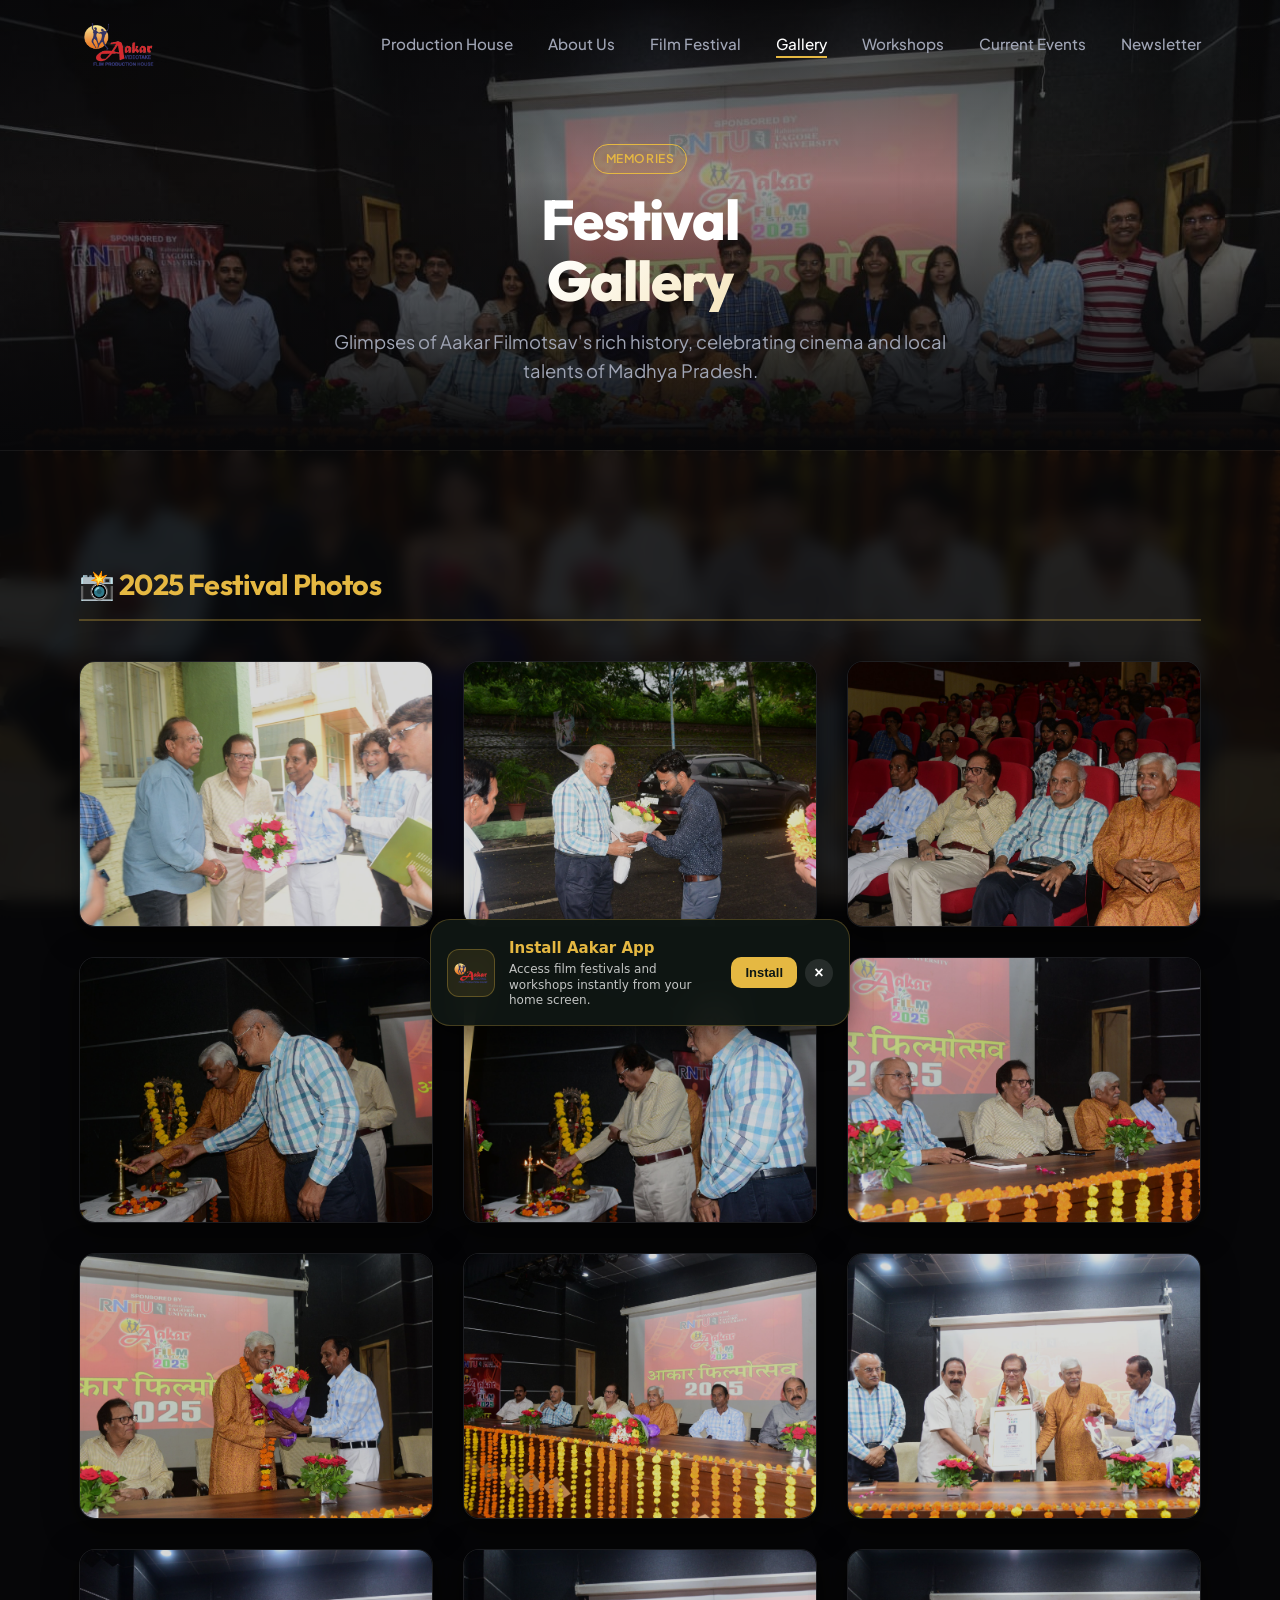
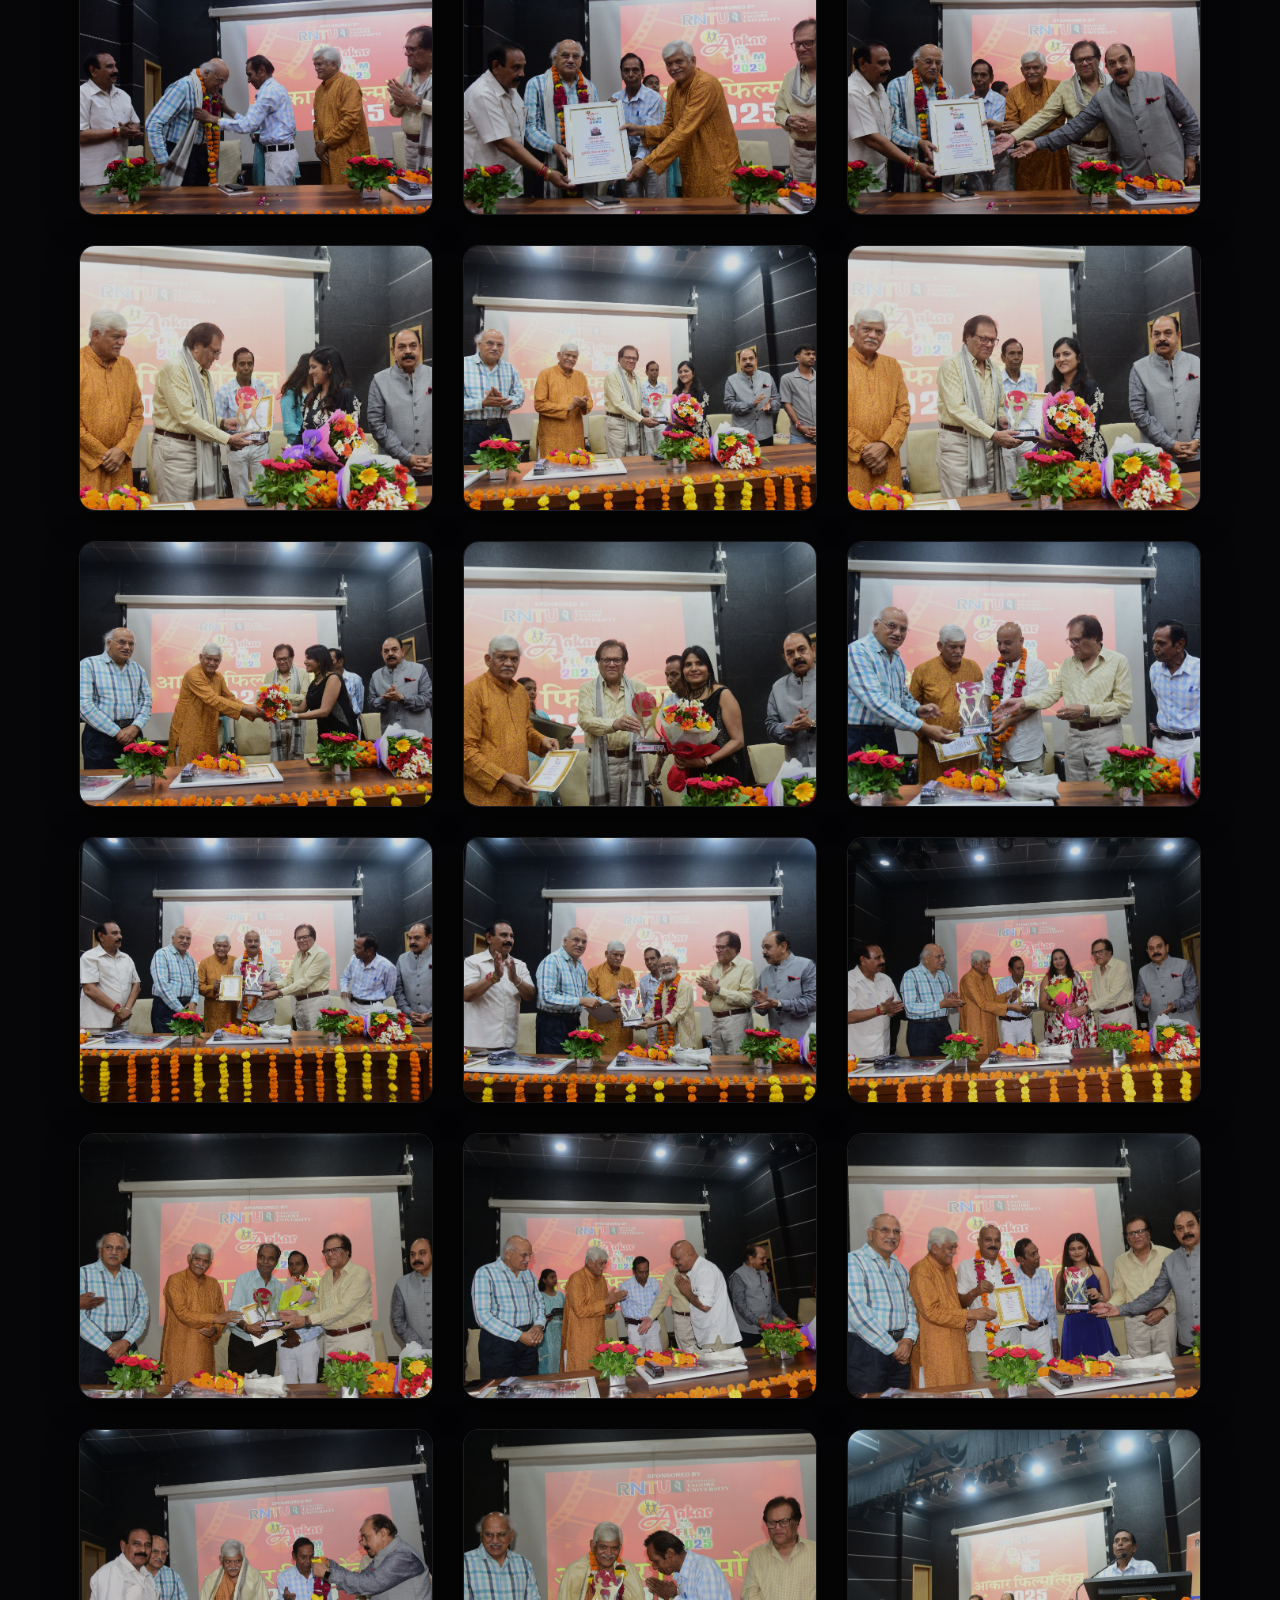
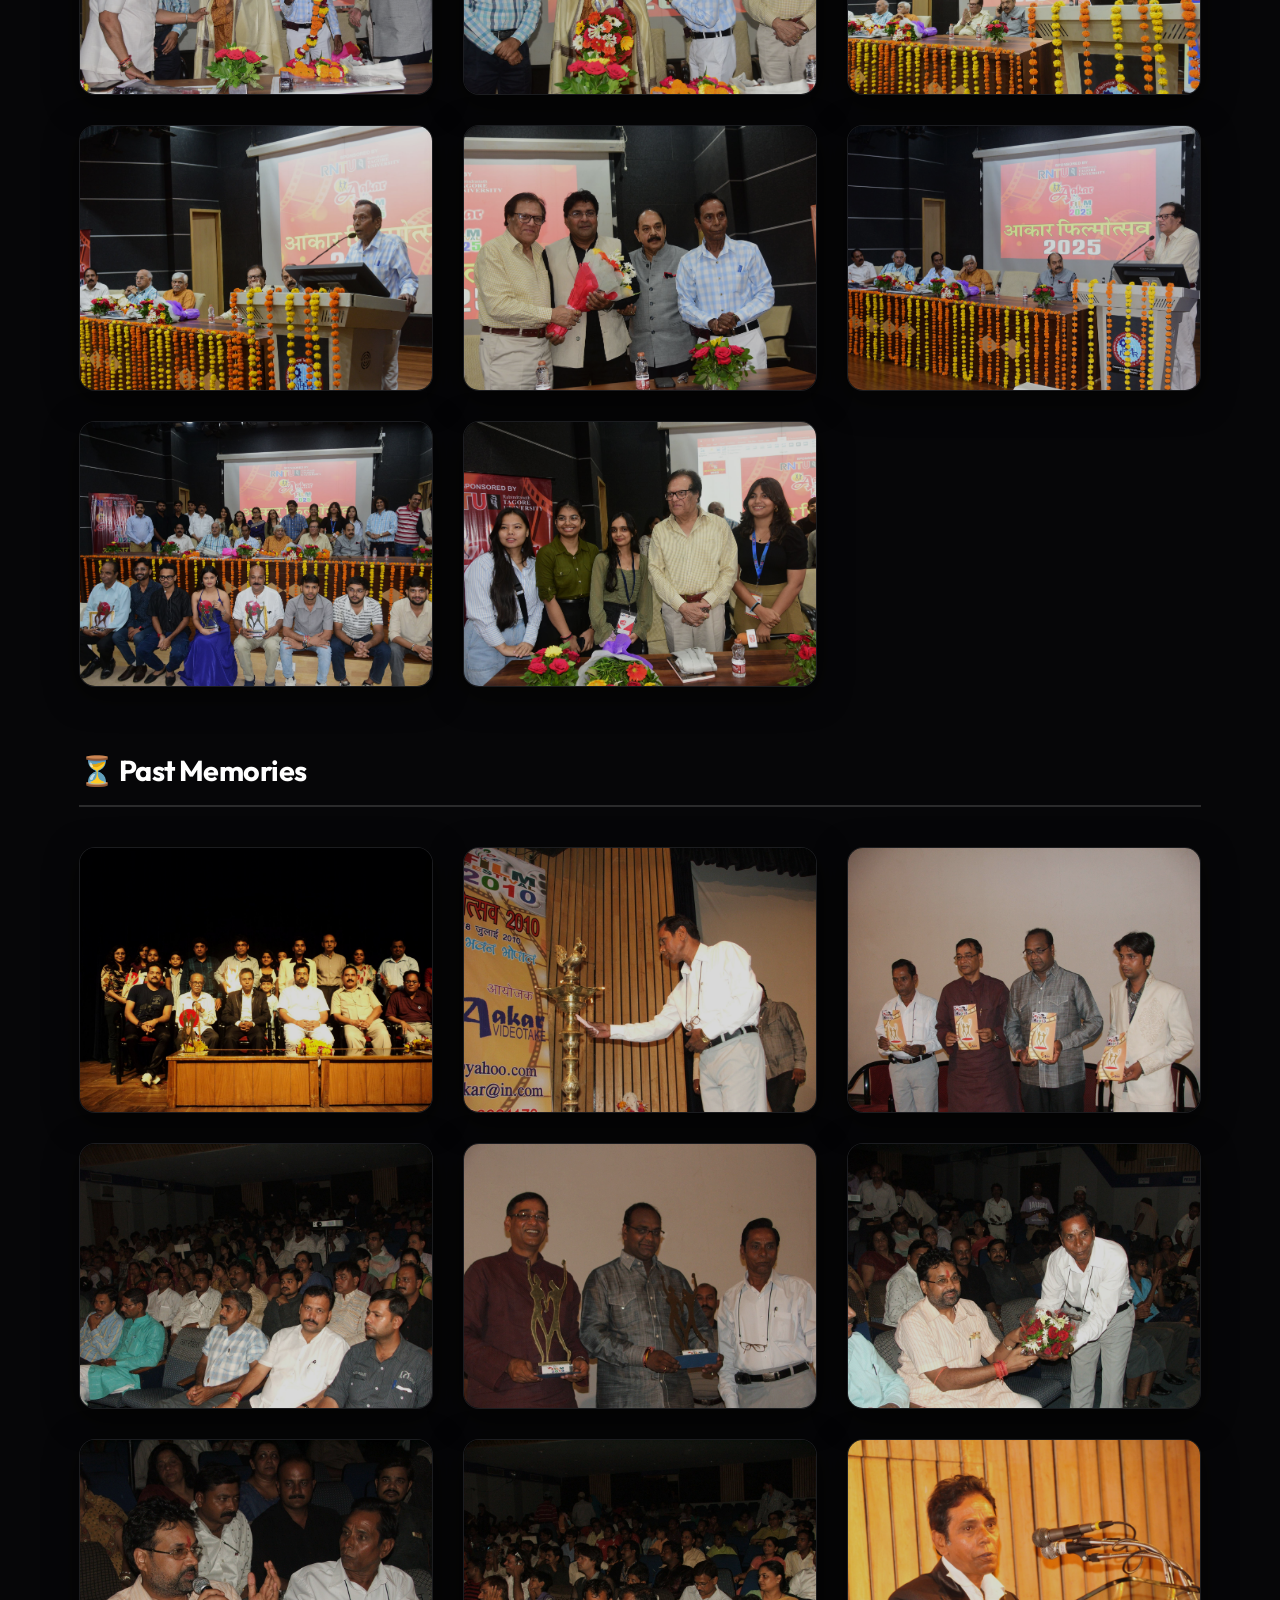
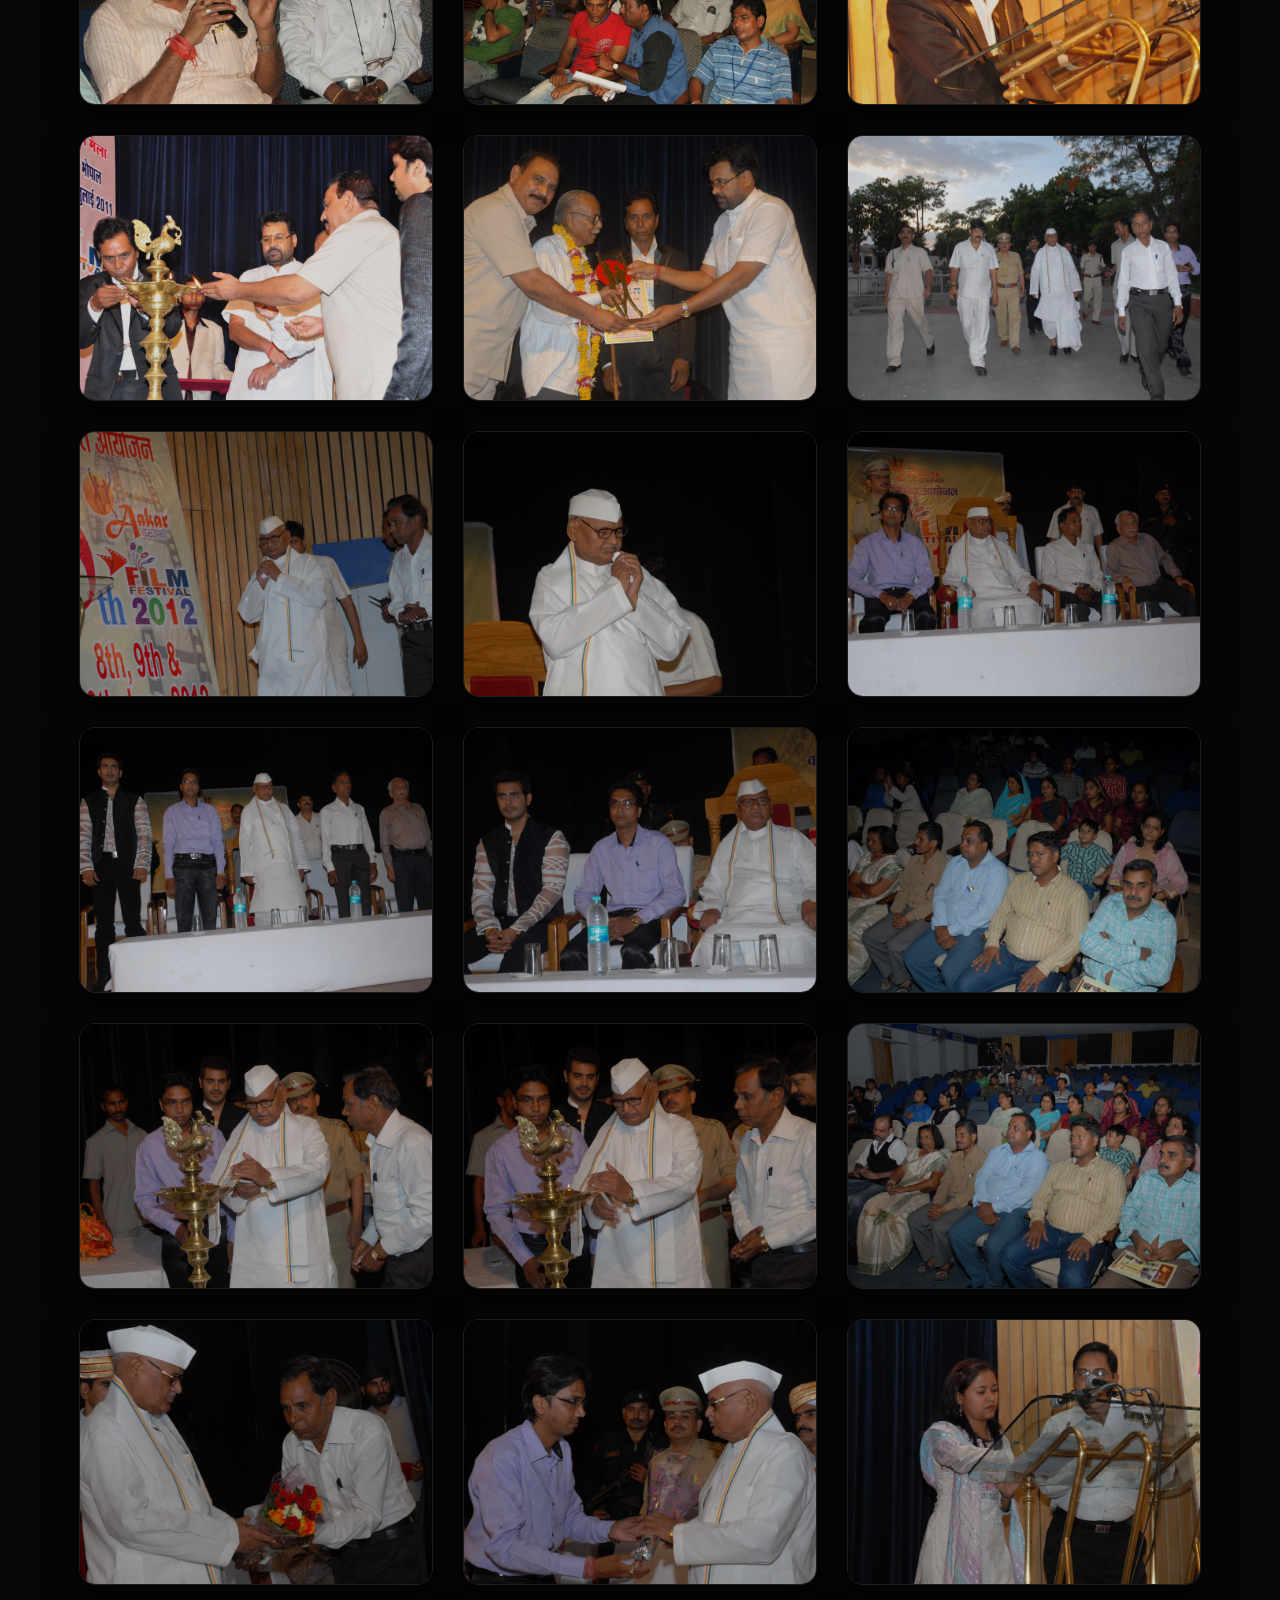
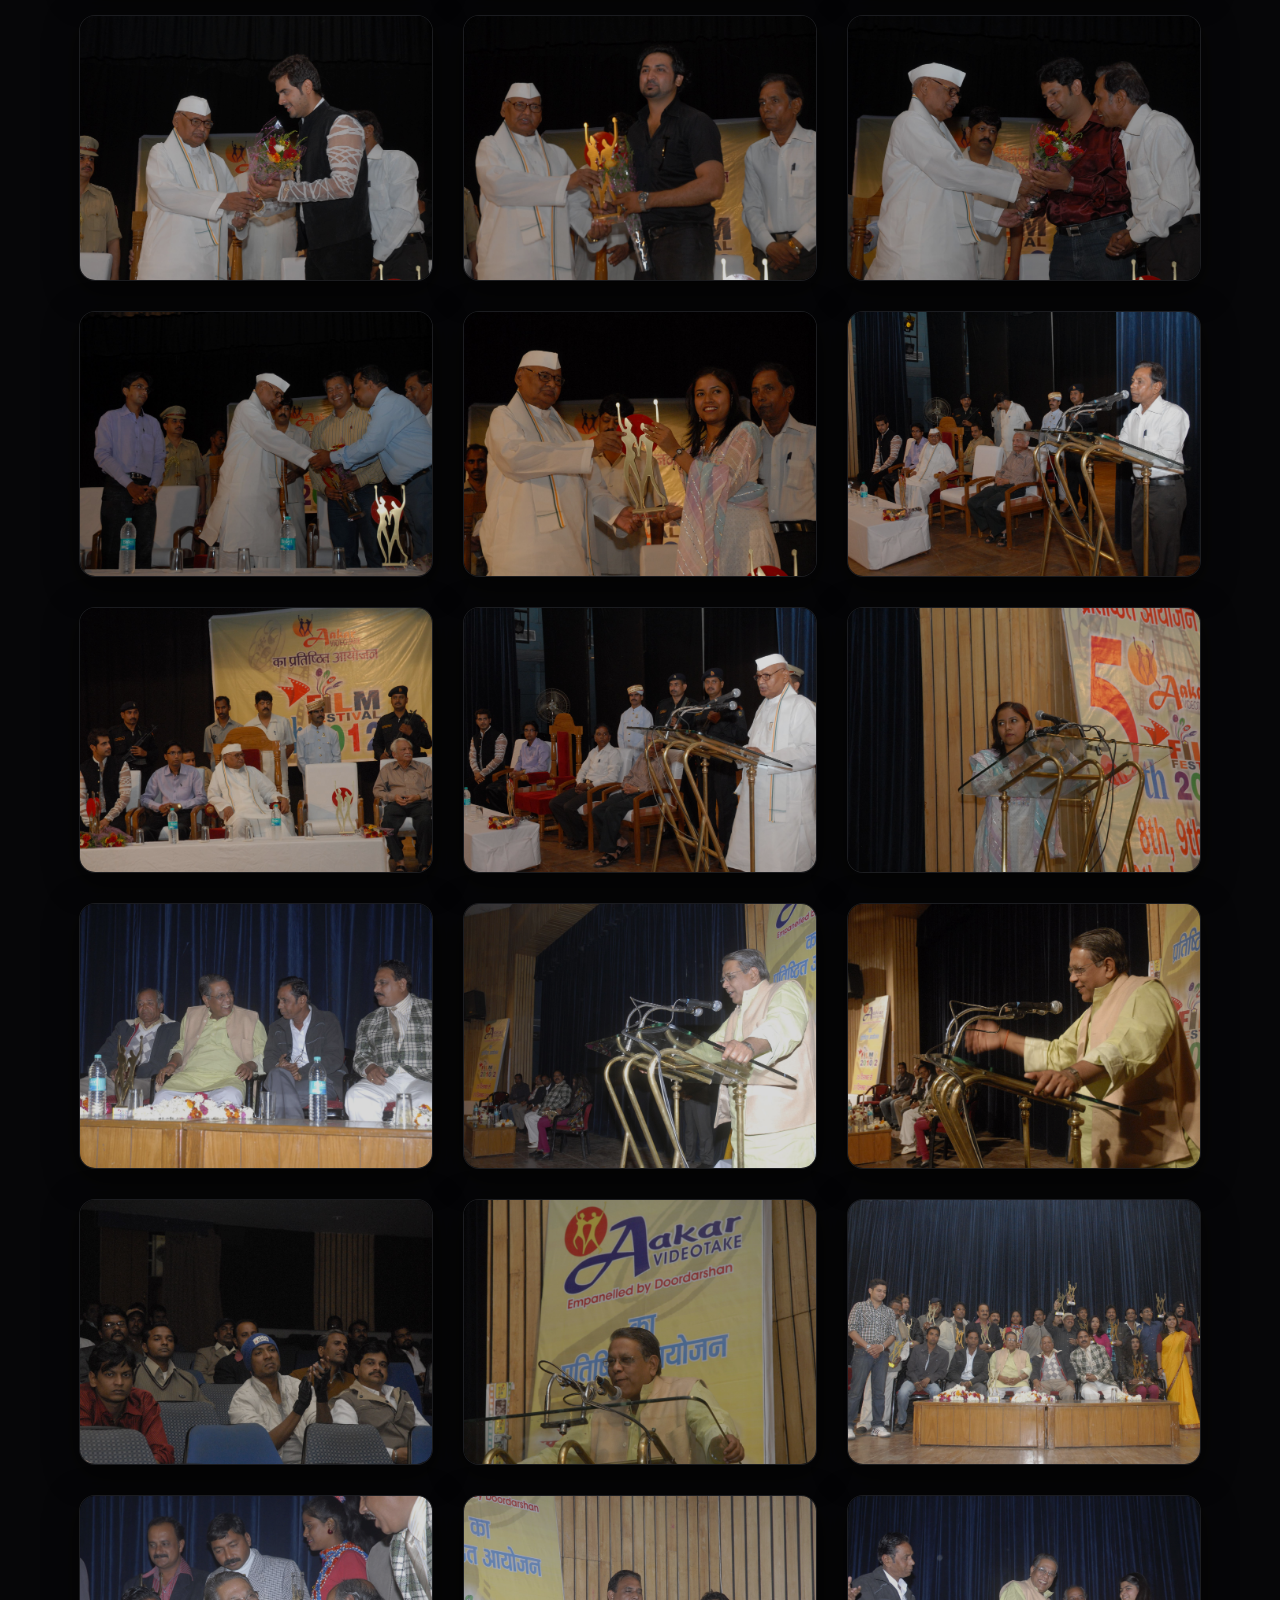
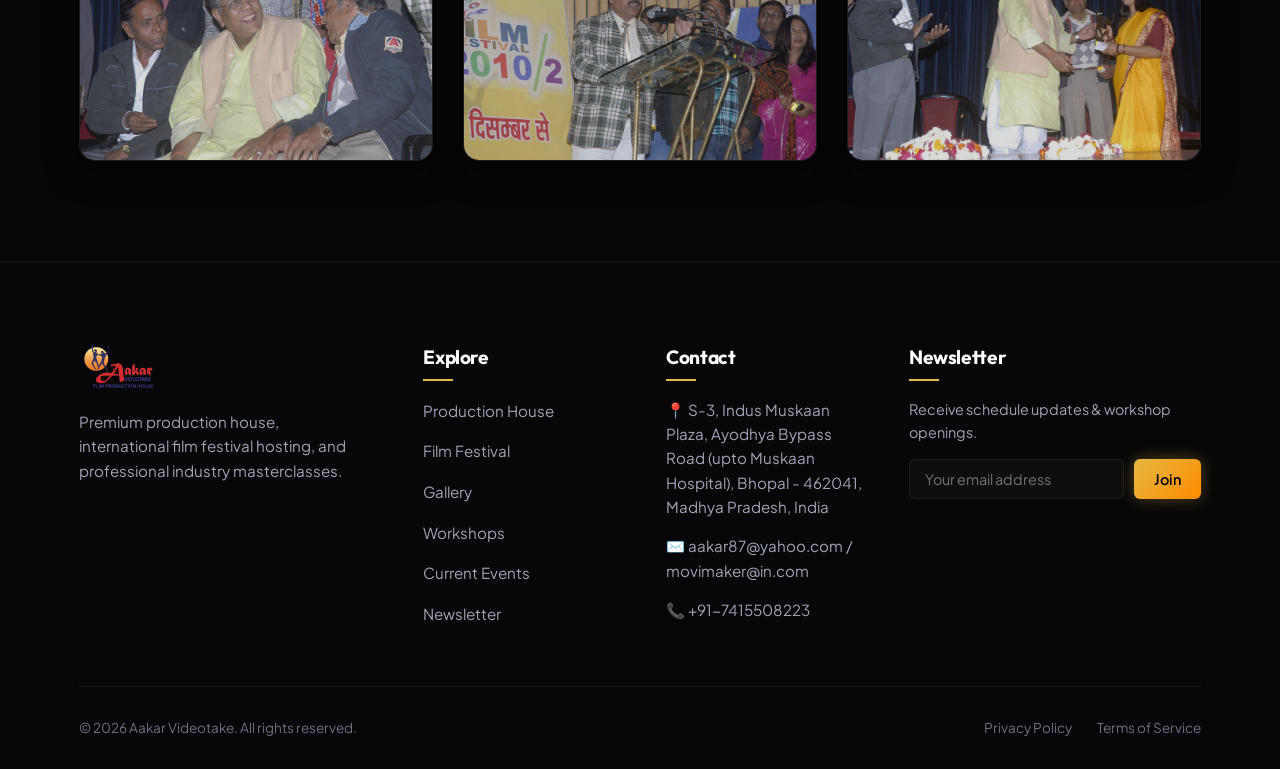
<file: gallery.html>
<!DOCTYPE html>
<html lang="en">
<head>
  <meta charset="UTF-8">
  <meta name="viewport" content="width=device-width, initial-scale=1.0">
  <meta name="description" content="Explore photos and past memories from the annual Aakar International Film Festival. Celebrating cinema in Madhya Pradesh.">
  <title>Festival Gallery | Aakar International Film Festival</title>
  
  <!-- CSS Stylesheet -->
  <link rel="stylesheet" href="css/style.css">

  <!-- PWA Manifest -->
  <link rel="manifest" href="manifest.json">
  <meta name="apple-mobile-web-app-capable" content="yes">
  <meta name="apple-mobile-web-app-status-bar-style" content="black-translucent">
  <link rel="apple-touch-icon" href="images/logo_trans.png">
</head>
<body>

  <!-- ==========================================
       NAVIGATION BAR
       ========================================== -->
  <nav class="navbar scrolled" id="main-nav">
    <div class="container">
      <a href="index.html" class="logo">
        <img src="images/logo_trans.png" alt="Aakar Videotake Logo" style="height: 48px; width: auto; vertical-align: middle;">
      </a>
      
      <div class="menu-toggle" id="mobile-menu">
        <span></span>
        <span></span>
        <span></span>
      </div>
      
      <ul class="nav-links">
        <li><a href="index.html">Production House</a></li>
        <li><a href="about.html">About Us</a></li>
        <li><a href="festival.html">Film Festival</a></li>
        <li><a href="gallery.html" class="active">Gallery</a></li>
        <li><a href="workshops.html">Workshops</a></li>
        <li><a href="events.html">Current Events</a></li>
        <li><a href="newsletter.html">Newsletter</a></li>
      </ul>
    </div>
  </nav>

  <!-- ==========================================
       HERO BANNER
       ========================================== -->
  <header class="hero" style="min-height: 50vh; padding-top: 130px; padding-bottom: 50px;">
    <div class="hero-overlay"></div>
    <div class="hero-particles"></div>
    <div class="container" style="display: block; text-align: center;">
      <span class="badge badge-gold">Memories</span>
      <h1 class="hero-title" style="margin-top: 15px; margin-bottom: 15px; font-size: 3.5rem;">
        Festival <span>Gallery</span>
      </h1>
      <p class="hero-description" style="margin: 0 auto; max-width: 650px;">
        Glimpses of Aakar Filmotsav's rich history, celebrating cinema and local talents of Madhya Pradesh.
      </p>
    </div>
  </header>

  <!-- ==========================================
       FILM FESTIVAL GALLERY
       ========================================== -->
  <section class="section" id="festival-gallery" style="background-color: var(--bg-dark); border-top: 1px solid var(--glass-border);">
    <div class="container">
      
      <!-- 2025 Festival Photos -->
      <div class="gallery-subheader" style="margin-top: 10px; margin-bottom: 25px;">
        <h3 style="color: var(--accent-gold); font-family: var(--font-heading); font-size: 1.8rem; border-bottom: 2px solid rgba(229, 184, 66, 0.3); padding-bottom: 12px; margin-bottom: 20px; display: flex; align-items: center; gap: 10px;">
          📸 2025 Festival Photos
        </h3>
      </div>
      <div class="gallery-grid" id="gallery-2025" style="margin-bottom: 60px;">
        <!-- Rendered dynamically by JavaScript -->
      </div>

      <!-- Past Memories -->
      <div class="gallery-subheader" style="margin-top: 20px; margin-bottom: 25px;">
        <h3 style="color: #fff; font-family: var(--font-heading); font-size: 1.8rem; border-bottom: 2px solid rgba(255, 255, 255, 0.15); padding-bottom: 12px; margin-bottom: 20px; display: flex; align-items: center; gap: 10px;">
          ⏳ Past Memories
        </h3>
      </div>
      <div class="gallery-grid" id="dynamic-gallery">
        <!-- Rendered dynamically by JavaScript -->
      </div>
    </div>
  </section>

  <!-- ==========================================
       FOOTER
       ========================================== -->
  <footer class="footer">
    <div class="container">
      <div class="footer-grid">
        <div class="footer-logo-desc">
          <a href="index.html" class="logo">
            <img src="images/logo_trans.png" alt="Aakar Videotake Logo" style="height: 48px; width: auto; vertical-align: middle;">
          </a>
          <p>Premium production house, international film festival hosting, and professional industry masterclasses.</p>
        </div>
        
        <div>
          <h4 class="footer-title">Explore</h4>
          <ul class="footer-links">
            <li><a href="index.html">Production House</a></li>
            <li><a href="festival.html">Film Festival</a></li>
            <li><a href="gallery.html">Gallery</a></li>
            <li><a href="workshops.html">Workshops</a></li>
            <li><a href="events.html">Current Events</a></li>
            <li><a href="newsletter.html">Newsletter</a></li>
          </ul>
        </div>
        
        <div>
          <h4 class="footer-title">Contact</h4>
          <div class="footer-contact-info">
            <span>📍 S-3, Indus Muskaan Plaza, Ayodhya Bypass Road (upto Muskaan Hospital), Bhopal - 462041, Madhya Pradesh, India</span>
            <span>✉️ aakar87@yahoo.com / movimaker@in.com</span>
            <span>📞 +91-7415508223</span>
          </div>
        </div>
        
        <div>
          <h4 class="footer-title">Newsletter</h4>
          <p style="color: var(--text-secondary); font-size: 0.9rem; margin-bottom: 15px;">Receive schedule updates & workshop openings.</p>
          <form class="newsletter-form" onsubmit="event.preventDefault(); alert('Subscribed successfully!');">
            <input type="email" placeholder="Your email address" class="form-control" required>
            <button type="submit" class="btn btn-primary">Join</button>
          </form>
        </div>
      </div>
      
      <div class="footer-bottom">
        <p>&copy; 2026 Aakar Videotake. All rights reserved.</p>
        <div class="footer-bottom-links">
          <a href="#">Privacy Policy</a>
          <a href="#">Terms of Service</a>
        </div>
      </div>
    </div>
  </footer>

  <!-- Main JavaScript -->
  <script src="js/main.js?v=6.0"></script>

  <!-- PWA Integration -->
  <script src="js/pwa.js"></script>
</body>
</html>
</file>
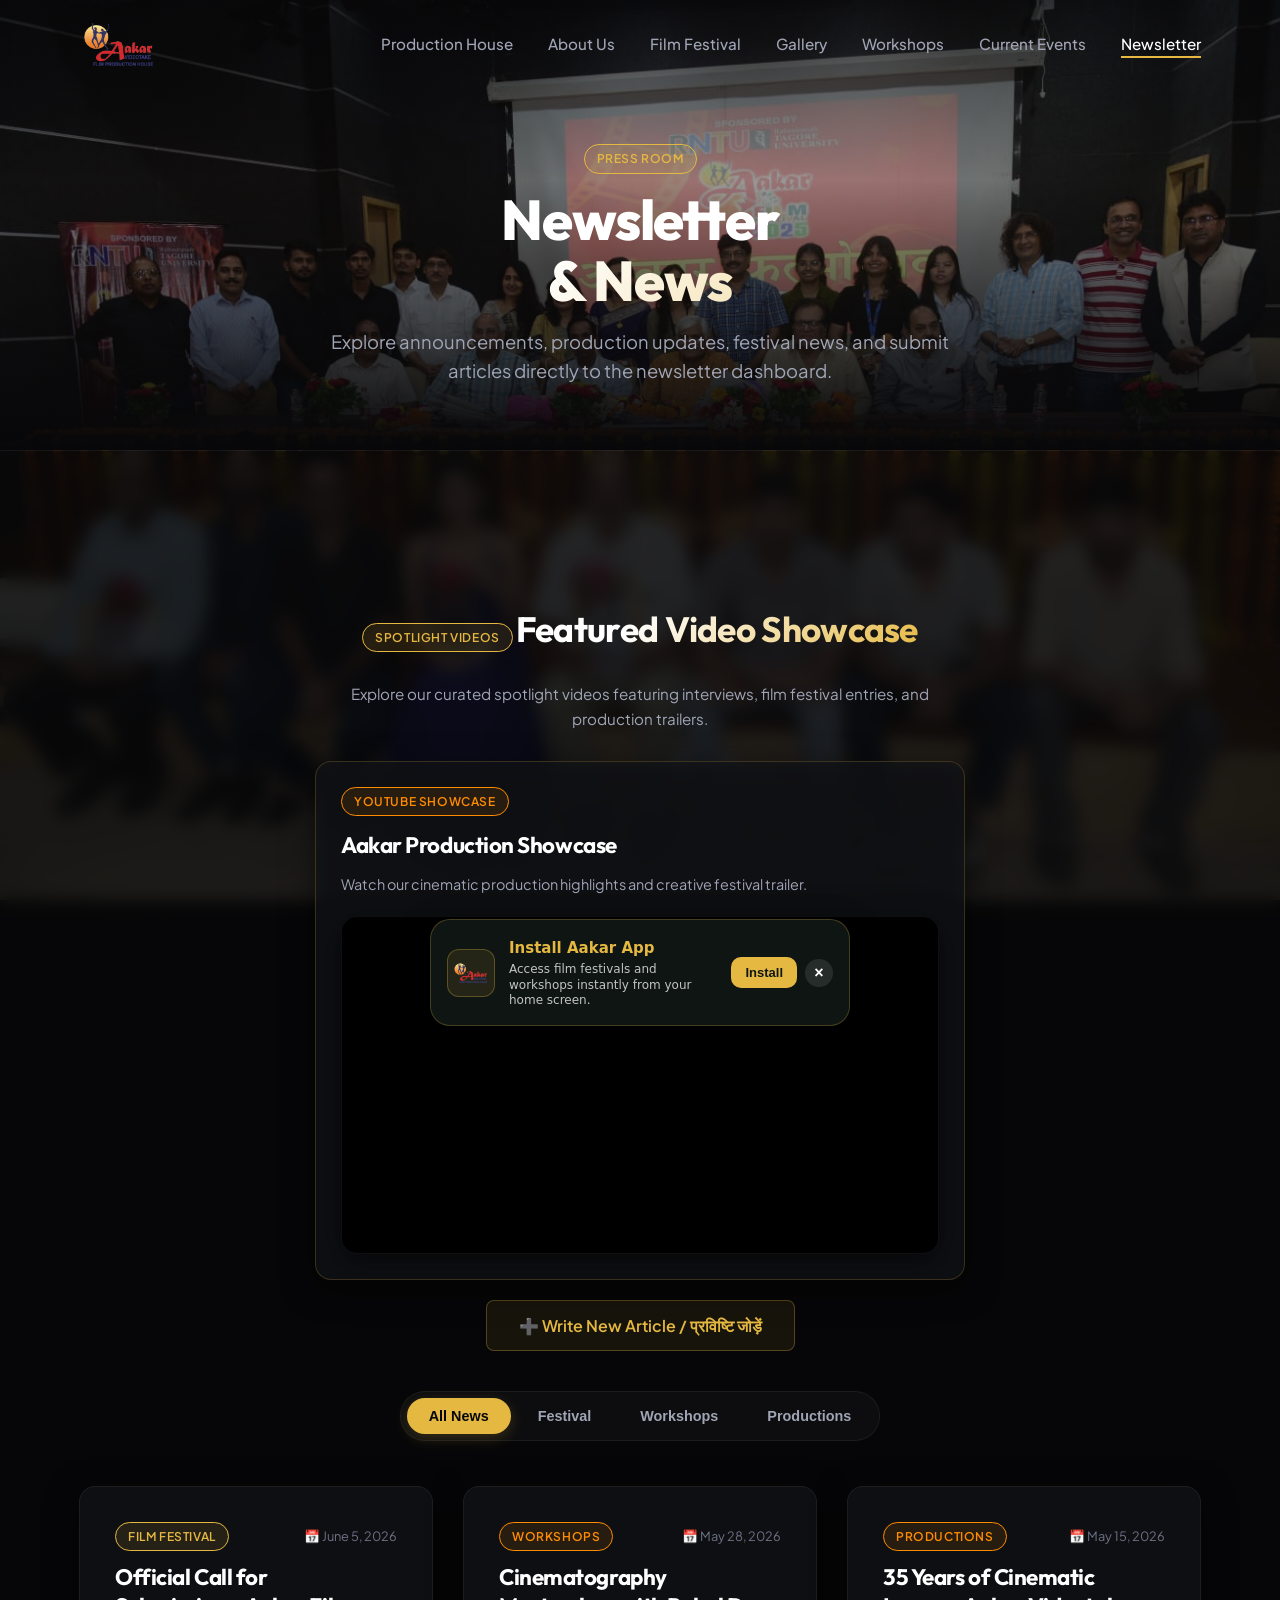
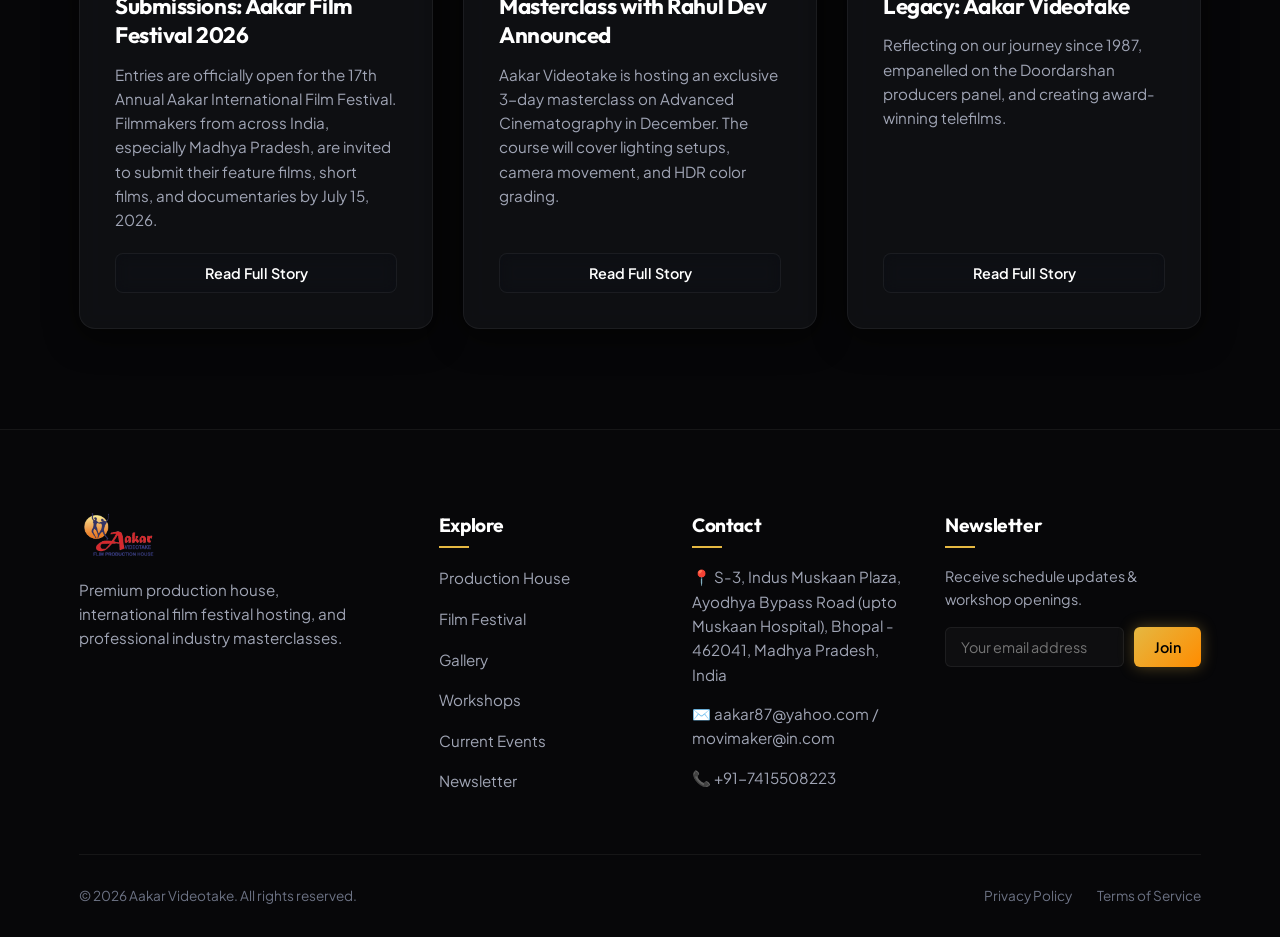
<file: newsletter.html>
<!DOCTYPE html>
<html lang="en">
<head>
  <meta charset="UTF-8">
  <meta name="viewport" content="width=device-width, initial-scale=1.0">
  <meta name="description" content="Stay updated with the latest news, festival announcements, and filmmaking workshop updates from Aakar Videotake.">
  <title>Newsletter & News | Aakar Videotake</title>
  
  <!-- CSS Stylesheet -->
  <link rel="stylesheet" href="css/style.css">

  <!-- PWA Manifest -->
  <link rel="manifest" href="manifest.json">
  <meta name="apple-mobile-web-app-capable" content="yes">
  <meta name="apple-mobile-web-app-status-bar-style" content="black-translucent">
  <link rel="apple-touch-icon" href="images/logo_trans.png">
  
  <style>
    /* Custom Newsletter Styles */
    .news-grid {
      display: grid;
      grid-template-columns: repeat(auto-fill, minmax(350px, 1fr));
      gap: 30px;
      margin-top: 45px;
    }
    
    .news-card {
      display: flex;
      flex-direction: column;
      height: 100%;
    }
    
    .news-meta {
      display: flex;
      justify-content: space-between;
      align-items: center;
      font-size: 0.8rem;
      color: var(--text-muted);
      margin-bottom: 12px;
    }
    
    .news-title {
      font-size: 1.4rem;
      line-height: 1.3;
      margin-bottom: 15px;
      color: #fff;
    }
    
    .news-summary {
      color: var(--text-secondary);
      font-size: 0.95rem;
      line-height: 1.6;
      margin-bottom: 25px;
      flex-grow: 1;
    }
    
    /* Write Form Styles */
    .write-panel {
      max-width: 700px;
      margin: 0 auto 50px auto;
      display: none; /* Toggled via JS */
      animation: fadeInDown 0.5s ease;
    }
    
    .write-toggle-wrapper {
      text-align: center;
      margin-bottom: 40px;
    }
    
    .form-group {
      margin-bottom: 20px;
    }
    
    .form-label {
      display: block;
      margin-bottom: 8px;
      font-size: 0.85rem;
      font-weight: 600;
      color: var(--accent-gold);
      text-transform: uppercase;
      letter-spacing: 0.05em;
    }
    
    .form-control {
      width: 100%;
      background: rgba(255, 255, 255, 0.03);
      border: 1px solid var(--glass-border);
      color: #fff;
      padding: 12px 18px;
      border-radius: 8px;
      font-family: var(--font-body);
      font-size: 0.95rem;
      transition: var(--transition-fast);
    }
    
    .form-control:focus {
      outline: none;
      border-color: var(--accent-gold);
      box-shadow: 0 0 10px rgba(229, 184, 66, 0.15);
      background: rgba(255, 255, 255, 0.05);
    }
    
    textarea.form-control {
      resize: vertical;
      min-height: 100px;
    }
    
    /* Modal Styles */
    .modal-overlay {
      position: fixed;
      top: 0;
      left: 0;
      width: 100%;
      height: 100%;
      background: rgba(7, 7, 9, 0.85);
      backdrop-filter: blur(12px);
      -webkit-backdrop-filter: blur(12px);
      z-index: 2000;
      display: flex;
      align-items: center;
      justify-content: center;
      opacity: 0;
      pointer-events: none;
      transition: opacity 0.4s ease;
    }
    
    .modal-overlay.active {
      opacity: 1;
      pointer-events: auto;
    }
    
    .modal-content {
      background: var(--bg-dark);
      border: 1px solid var(--glass-border-hover);
      box-shadow: var(--glass-shadow);
      border-radius: 20px;
      width: 90%;
      max-width: 650px;
      max-height: 85vh;
      overflow-y: auto;
      padding: 40px;
      position: relative;
      transform: scale(0.9);
      transition: transform 0.4s cubic-bezier(0.16, 1, 0.3, 1);
    }
    
    .modal-overlay.active .modal-content {
      transform: scale(1);
    }
    
    .modal-close {
      position: absolute;
      top: 25px;
      right: 25px;
      background: transparent;
      border: none;
      color: var(--text-muted);
      font-size: 1.5rem;
      cursor: pointer;
      transition: var(--transition-fast);
    }
    
    .modal-close:hover {
      color: #fff;
    }
    
    .modal-date {
      color: var(--accent-gold);
      font-size: 0.85rem;
      font-weight: 700;
      text-transform: uppercase;
      letter-spacing: 0.05em;
      margin-bottom: 15px;
      display: block;
    }
    
    .modal-title {
      font-size: 2rem;
      line-height: 1.2;
      margin-bottom: 20px;
    }
    
    .modal-body {
      color: var(--text-secondary);
      font-size: 1.05rem;
      line-height: 1.8;
      text-align: justify;
    }
    
    /* Responsive Video Embed & Grid */
    .video-section {
      max-width: 1100px;
      margin: 40px auto 20px auto;
    }
    
    .video-grid {
      display: grid;
      grid-template-columns: repeat(auto-fit, minmax(450px, 1fr));
      gap: 30px;
      margin-top: 30px;
    }
    
    @media (max-width: 992px) {
      .video-grid {
        grid-template-columns: 1fr;
      }
    }
    
    .video-wrapper {
      position: relative;
      padding-bottom: 56.25%; /* 16:9 Aspect Ratio */
      height: 0;
      overflow: hidden;
      border-radius: 16px;
      border: 1px solid var(--glass-border);
      box-shadow: var(--glass-shadow);
      background: #000;
    }
    
    .video-wrapper.portrait {
      padding-bottom: 79.86%; /* 576x460 Cropped Video Aspect Ratio */
    }
    
    .video-wrapper iframe,
    .video-wrapper video {
      position: absolute;
      top: 0;
      left: 0;
      width: 100%;
      height: 100%;
      border: 0;
    }
  </style>
</head>
<body>

  <!-- ==========================================
       NAVIGATION BAR
       ========================================== -->
  <nav class="navbar scrolled" id="main-nav">
    <div class="container">
      <a href="index.html" class="logo">
        <img src="images/logo_trans.png" alt="Aakar Videotake Logo" style="height: 48px; width: auto; vertical-align: middle;">
      </a>
      
      <div class="menu-toggle" id="mobile-menu">
        <span></span>
        <span></span>
        <span></span>
      </div>
      
      <ul class="nav-links">
        <li><a href="index.html">Production House</a></li>
        <li><a href="about.html">About Us</a></li>
        <li><a href="festival.html">Film Festival</a></li>
        <li><a href="gallery.html">Gallery</a></li>
        <li><a href="workshops.html">Workshops</a></li>
        <li><a href="events.html">Current Events</a></li>
        <li><a href="newsletter.html" class="active">Newsletter</a></li>
      </ul>
    </div>
  </nav>

  <!-- ==========================================
       HERO BANNER
       ========================================== -->
  <header class="hero" style="min-height: 50vh; padding-top: 130px; padding-bottom: 50px;">
    <div class="hero-overlay"></div>
    <div class="hero-particles"></div>
    <div class="container" style="display: block; text-align: center;">
      <span class="badge badge-gold">Press Room</span>
      <h1 class="hero-title" style="margin-top: 15px; margin-bottom: 15px; font-size: 3.5rem;">
        Newsletter <span>& News</span>
      </h1>
      <p class="hero-description" style="margin: 0 auto; max-width: 650px;">
        Explore announcements, production updates, festival news, and submit articles directly to the newsletter dashboard.
      </p>
    </div>
  </header>

  <!-- ==========================================
       NEWSLETTER MAIN SECTION
       ========================================== -->
  <section class="section" style="background-color: var(--bg-dark); border-top: 1px solid var(--glass-border);">
    <div class="container">
      
      <!-- Featured Video Showcase -->
      <div class="video-section">
        <div class="section-header" style="text-align: center; margin-bottom: 30px;">
          <span class="badge badge-gold">Spotlight Videos</span>
          <h2 style="font-family: var(--font-heading); color: #fff; font-size: 2.2rem; margin-top: 10px;">Featured Video Showcase</h2>
          <p style="color: var(--text-secondary); max-width: 600px; margin: 10px auto 0 auto; font-size: 0.95rem; line-height: 1.6;">
            Explore our curated spotlight videos featuring interviews, film festival entries, and production trailers.
          </p>
        </div>
        
        <div class="video-grid" style="grid-template-columns: 1fr; max-width: 650px; margin: 30px auto 0 auto;">
          <!-- Video Card: YouTube Video -->
          <div class="glass-card" style="padding: 25px; border-color: rgba(229, 184, 66, 0.2); display: flex; flex-direction: column; justify-content: space-between;">
            <div>
              <span class="badge badge-amber" style="margin-bottom: 12px;">YouTube Showcase</span>
              <h3 style="font-family: var(--font-heading); color: #fff; font-size: 1.4rem; margin-bottom: 10px;">Aakar Production Showcase</h3>
              <p style="color: var(--text-secondary); font-size: 0.9rem; line-height: 1.5; margin-bottom: 20px;">
                Watch our cinematic production highlights and creative festival trailer.
              </p>
            </div>
            <div class="video-wrapper">
              <iframe width="560" height="315" src="https://www.youtube.com/embed/F-FdRsUBT1s?si=cfz6Ww-n2mYy5GdI" title="YouTube video player" frameborder="0" allow="accelerometer; autoplay; clipboard-write; encrypted-media; gyroscope; picture-in-picture; web-share" referrerpolicy="strict-origin-when-cross-origin" allowfullscreen></iframe>
            </div>
          </div>
        </div>
      </div>

      <!-- Write Article Trigger -->
      <div class="write-toggle-wrapper">
        <button class="btn btn-glass" id="toggle-write-btn" onclick="toggleWritePanel()">
          ➕ Write New Article / प्रविष्टि जोड़ें
        </button>
      </div>

      <!-- Add Article Glass Form -->
      <div class="write-panel" id="write-panel">
        <div class="glass-card" style="border-color: rgba(229, 184, 66, 0.25);">
          <h3 style="margin-bottom: 25px; font-family: var(--font-heading); color: #fff; text-align: center; border-bottom: 1px solid var(--glass-border); padding-bottom: 12px;">
            📝 Publish an Article
          </h3>
          
          <form id="article-form" onsubmit="publishArticle(event)">
            <div style="display: grid; grid-template-columns: 1fr 1fr; gap: 20px; margin-bottom: 20px;">
              <div class="form-group" style="margin-bottom: 0;">
                <label class="form-label">Title (शीर्षक)</label>
                <input type="text" class="form-control" id="title-input" placeholder="e.g. Aakar Masterclass Success" required>
              </div>
              <div class="form-group" style="margin-bottom: 0;">
                <label class="form-label">Category (श्रेणी)</label>
                <select class="form-control" id="category-input" required>
                  <option value="Film Festival">Film Festival</option>
                  <option value="Workshops">Workshops</option>
                  <option value="Productions">Productions</option>
                  <option value="General News">General News</option>
                </select>
              </div>
            </div>

            <div style="display: grid; grid-template-columns: 1fr; gap: 20px; margin-bottom: 20px;">
              <div class="form-group" style="margin-bottom: 0;">
                <label class="form-label">Date (दिनांक)</label>
                <input type="text" class="form-control" id="date-input" placeholder="e.g. June 9, 2026" required>
              </div>
            </div>

            <div class="form-group">
              <label class="form-label">Short Summary (संक्षिप्त विवरण)</label>
              <textarea class="form-control" id="summary-input" placeholder="Enter a brief teaser/summary of the news article..." required></textarea>
            </div>

            <div class="form-group">
              <label class="form-label">Full Article Content (लेख का पूर्ण विवरण)</label>
              <textarea class="form-control" id="content-input" style="min-height: 180px;" placeholder="Write the complete article description here..." required></textarea>
            </div>

            <div style="display: flex; gap: 15px; justify-content: flex-end; margin-top: 10px;">
              <button type="button" class="btn btn-secondary" onclick="toggleWritePanel()">Cancel</button>
              <button type="submit" class="btn btn-primary">Publish News</button>
            </div>
          </form>
        </div>
      </div>

      <!-- Categories Filter Tab -->
      <div class="filter-wrapper">
        <div class="filter-menu">
          <button class="filter-btn active" id="btn-all" onclick="filterArticles('All')">All News</button>
          <button class="filter-btn" id="btn-fest" onclick="filterArticles('Film Festival')">Festival</button>
          <button class="filter-btn" id="btn-work" onclick="filterArticles('Workshops')">Workshops</button>
          <button class="filter-btn" id="btn-prod" onclick="filterArticles('Productions')">Productions</button>
        </div>
      </div>

      <!-- News Articles List -->
      <div class="news-grid" id="news-container">
        <!-- Rendered dynamically by JS -->
      </div>
    </div>
  </section>

  <!-- ==========================================
       MODAL ARTICLE VIEWER
       ========================================== -->
  <div class="modal-overlay" id="article-modal" onclick="closeModal(event)">
    <div class="modal-content">
      <button class="modal-close" onclick="closeModalDirect()">&times;</button>
      <span class="modal-date" id="modal-date">JUNE 9, 2026</span>
      <h2 class="modal-title" id="modal-title">Title Here</h2>
      <div class="modal-body" id="modal-body">
        Full content text here.
      </div>
    </div>
  </div>

  <!-- ==========================================
       FOOTER
       ========================================== -->
  <footer class="footer">
    <div class="container">
      <div class="footer-grid">
        <div class="footer-logo-desc">
          <a href="index.html" class="logo">
            <img src="images/logo_trans.png" alt="Aakar Videotake Logo" style="height: 48px; width: auto; vertical-align: middle;">
          </a>
          <p>Premium production house, international film festival hosting, and professional industry masterclasses.</p>
        </div>
        
        <div>
          <h4 class="footer-title">Explore</h4>
          <ul class="footer-links">
            <li><a href="index.html">Production House</a></li>
            <li><a href="festival.html">Film Festival</a></li>
            <li><a href="gallery.html">Gallery</a></li>
            <li><a href="workshops.html">Workshops</a></li>
            <li><a href="events.html">Current Events</a></li>
            <li><a href="newsletter.html">Newsletter</a></li>
          </ul>
        </div>
        
        <div>
          <h4 class="footer-title">Contact</h4>
          <div class="footer-contact-info">
            <span>📍 S-3, Indus Muskaan Plaza, Ayodhya Bypass Road (upto Muskaan Hospital), Bhopal - 462041, Madhya Pradesh, India</span>
            <span>✉️ aakar87@yahoo.com / movimaker@in.com</span>
            <span>📞 +91-7415508223</span>
          </div>
        </div>
        
        <div>
          <h4 class="footer-title">Newsletter</h4>
          <p style="color: var(--text-secondary); font-size: 0.9rem; margin-bottom: 15px;">Receive schedule updates & workshop openings.</p>
          <form class="newsletter-form" onsubmit="event.preventDefault(); alert('Subscribed successfully!');">
            <input type="email" placeholder="Your email address" class="form-control" required>
            <button type="submit" class="btn btn-primary">Join</button>
          </form>
        </div>
      </div>
      
      <div class="footer-bottom">
        <p>&copy; 2026 Aakar Videotake. All rights reserved.</p>
        <div class="footer-bottom-links">
          <a href="#">Privacy Policy</a>
          <a href="#">Terms of Service</a>
        </div>
      </div>
    </div>
  </footer>

  <!-- Main JavaScript Link -->
  <script src="js/main.js?v=6.0"></script>

  <!-- PWA Integration -->
  <script src="js/pwa.js"></script>
  
  <!-- Newsletter Script Page Logic -->
  <script>
    // 1. Initial Default Articles Array
    const defaultArticles = [
      {
        id: "1",
        title: "Official Call for Submissions: Aakar Film Festival 2026",
        date: "June 5, 2026",
        category: "Film Festival",
        summary: "Entries are officially open for the 17th Annual Aakar International Film Festival. Filmmakers from across India, especially Madhya Pradesh, are invited to submit their feature films, short films, and documentaries by July 15, 2026.",
        content: "We are excited to announce that submissions for the 17th Annual Aakar International Film Festival are now officially open. This year's festival will focus on celebrating independent filmmaking and local talents from Madhya Pradesh. Categories include Feature Narratives, Short Narratives, and Documentaries. Submissions are completely free, and selected films will be screened at our E-102 Cinema Studio Hall in Bhopal. The final date to submit is July 15, 2026, by 03:00 PM."
      },
      {
        id: "2",
        title: "Cinematography Masterclass with Rahul Dev Announced",
        date: "May 28, 2026",
        category: "Workshops",
        summary: "Aakar Videotake is hosting an exclusive 3-day masterclass on Advanced Cinematography in December. The course will cover lighting setups, camera movement, and HDR color grading.",
        content: "Get ready to elevate your visual storytelling skills! We are hosting a 3-day Advanced Cinematography Masterclass from December 2nd to 4th, led by industry expert Rahul Dev. Participants will get hands-on experience with ARRI and RED camera systems, learning advanced lighting layouts, camera composition, and HDR color workflows. Registrations are open on a first-come, first-served basis. Inquire via email to secure your seat."
      },
      {
        id: "3",
        title: "35 Years of Cinematic Legacy: Aakar Videotake",
        date: "May 15, 2026",
        category: "Productions",
        summary: "Reflecting on our journey since 1987, empanelled on the Doordarshan producers panel, and creating award-winning telefilms.",
        content: "Since our incorporation as a professional film production unit in 1987, Aakar Videotake has dedicated itself to the craft of storytelling. Empannelled on the Outsource Producers Panel of Indian Doordarshan since 1994, we have produced over 23 telefilms and 10 documentaries, including award-winning classics like 'Dharti Putra' (1988) and 'Vandhan Apna' (1989). We look forward to launching our next three independent films this year."
      }
    ];

    let currentFilter = 'All';

    // 2. Initialize and Load Articles
    function loadArticles() {
      let articles = localStorage.getItem('aakar_newsletter_articles');
      if (!articles) {
        localStorage.setItem('aakar_newsletter_articles', JSON.stringify(defaultArticles));
        articles = JSON.stringify(defaultArticles);
      } else {
        // Ensure our new default video article is present in localStorage, and filter out old ones
        let parsed = JSON.parse(articles);
        parsed = parsed.filter(art => art.id !== "4" && art.id !== "5" && art.id !== "6");
        localStorage.setItem('aakar_newsletter_articles', JSON.stringify(parsed));
        articles = JSON.stringify(parsed);
      }
      return JSON.parse(articles);
    }

    // 3. Render Articles List
    function renderArticles() {
      const container = document.getElementById('news-container');
      if (!container) return;

      const articlesList = loadArticles();
      let html = '';

      // Filter articles based on category
      const filtered = articlesList.filter(art => {
        if (currentFilter === 'All') return true;
        return art.category === currentFilter;
      });

      if (filtered.length === 0) {
        html = `
          <div style="grid-column: 1 / -1; text-align: center; padding: 40px; color: var(--text-muted);">
            <h3>No articles found in this category. Be the first to write one!</h3>
          </div>
        `;
      } else {
        filtered.forEach(art => {
          let badgeClass = art.category === 'Film Festival' ? 'badge-gold' : 'badge-amber';
          html += `
            <div class="glass-card news-card">
              <div class="news-meta">
                <span class="badge ${badgeClass}">${art.category}</span>
                <span>📅 ${art.date}</span>
              </div>
              <h3 class="news-title">${art.title}</h3>
              <p class="news-summary">${art.summary}</p>
              <button class="btn btn-secondary" style="width: 100%; font-size: 0.9rem; padding: 10px 0;" onclick="openArticle('${art.id}')">Read Full Story</button>
            </div>
          `;
        });
      }

      container.innerHTML = html;
    }

    // 4. Toggle Write Form Panel
    function toggleWritePanel() {
      const panel = document.getElementById('write-panel');
      const toggleBtn = document.getElementById('toggle-write-btn');
      if (!panel || !toggleBtn) return;

      if (panel.style.display === 'block') {
        panel.style.display = 'none';
        toggleBtn.innerText = '➕ Write New Article / प्रविष्टि जोड़ें';
        toggleBtn.classList.remove('btn-secondary');
        toggleBtn.classList.add('btn-glass');
      } else {
        panel.style.display = 'block';
        toggleBtn.innerText = '➖ Close Editor / पैनल बंद करें';
        toggleBtn.classList.remove('btn-glass');
        toggleBtn.classList.add('btn-secondary');
        
        // Auto-fill today's date in form
        const options = { year: 'numeric', month: 'long', day: 'numeric' };
        document.getElementById('date-input').value = new Date().toLocaleDateString('en-US', options);
      }
    }

    // 5. Publish News Article
    function publishArticle(event) {
      event.preventDefault();

      const title = document.getElementById('title-input').value.trim();
      const category = document.getElementById('category-input').value;
      const date = document.getElementById('date-input').value.trim();
      const summary = document.getElementById('summary-input').value.trim();
      const content = document.getElementById('content-input').value.trim();

      if (!title || !date || !summary || !content) {
        alert("Please fill in all the required fields.");
        return;
      }

      const newArticle = {
        id: Date.now().toString(),
        title: title,
        category: category,
        date: date,
        summary: summary,
        content: content
      };

      const articlesList = loadArticles();
      articlesList.unshift(newArticle); // Add to the top of the array
      localStorage.setItem('aakar_newsletter_articles', JSON.stringify(articlesList));

      // Reset form and collapse write panel
      document.getElementById('article-form').reset();
      toggleWritePanel();

      // Render updated list
      renderArticles();
      alert('News Article Published Successfully!');
    }

    // 6. Filter Logic
    function filterArticles(category) {
      currentFilter = category;
      
      // Update active tab buttons styling
      const buttons = document.querySelectorAll('.filter-btn');
      buttons.forEach(btn => btn.classList.remove('active'));

      if (category === 'All') document.getElementById('btn-all').classList.add('active');
      else if (category === 'Film Festival') document.getElementById('btn-fest').classList.add('active');
      else if (category === 'Workshops') document.getElementById('btn-work').classList.add('active');
      else if (category === 'Productions') document.getElementById('btn-prod').classList.add('active');

      renderArticles();
    }

    // 7. Open Article Modal
    function openArticle(id) {
      const articles = loadArticles();
      const article = articles.find(art => art.id === id);
      if (!article) return;

      document.getElementById('modal-date').innerText = article.date.toUpperCase();
      document.getElementById('modal-title').innerText = article.title;
      document.getElementById('modal-body').innerHTML = article.content;

      const modal = document.getElementById('article-modal');
      modal.classList.add('active');
    }

    // 8. Close Modal
    function closeModal(event) {
      const modal = document.getElementById('article-modal');
      const content = document.querySelector('.modal-content');
      if (modal && content && !content.contains(event.target)) {
        modal.classList.remove('active');
      }
    }

    function closeModalDirect() {
      const modal = document.getElementById('article-modal');
      if (modal) {
        modal.classList.remove('active');
      }
    }

    // Load and render when page loads
    document.addEventListener('DOMContentLoaded', () => {
      renderArticles();
    });
  </script>
</body>
</html>
</file>
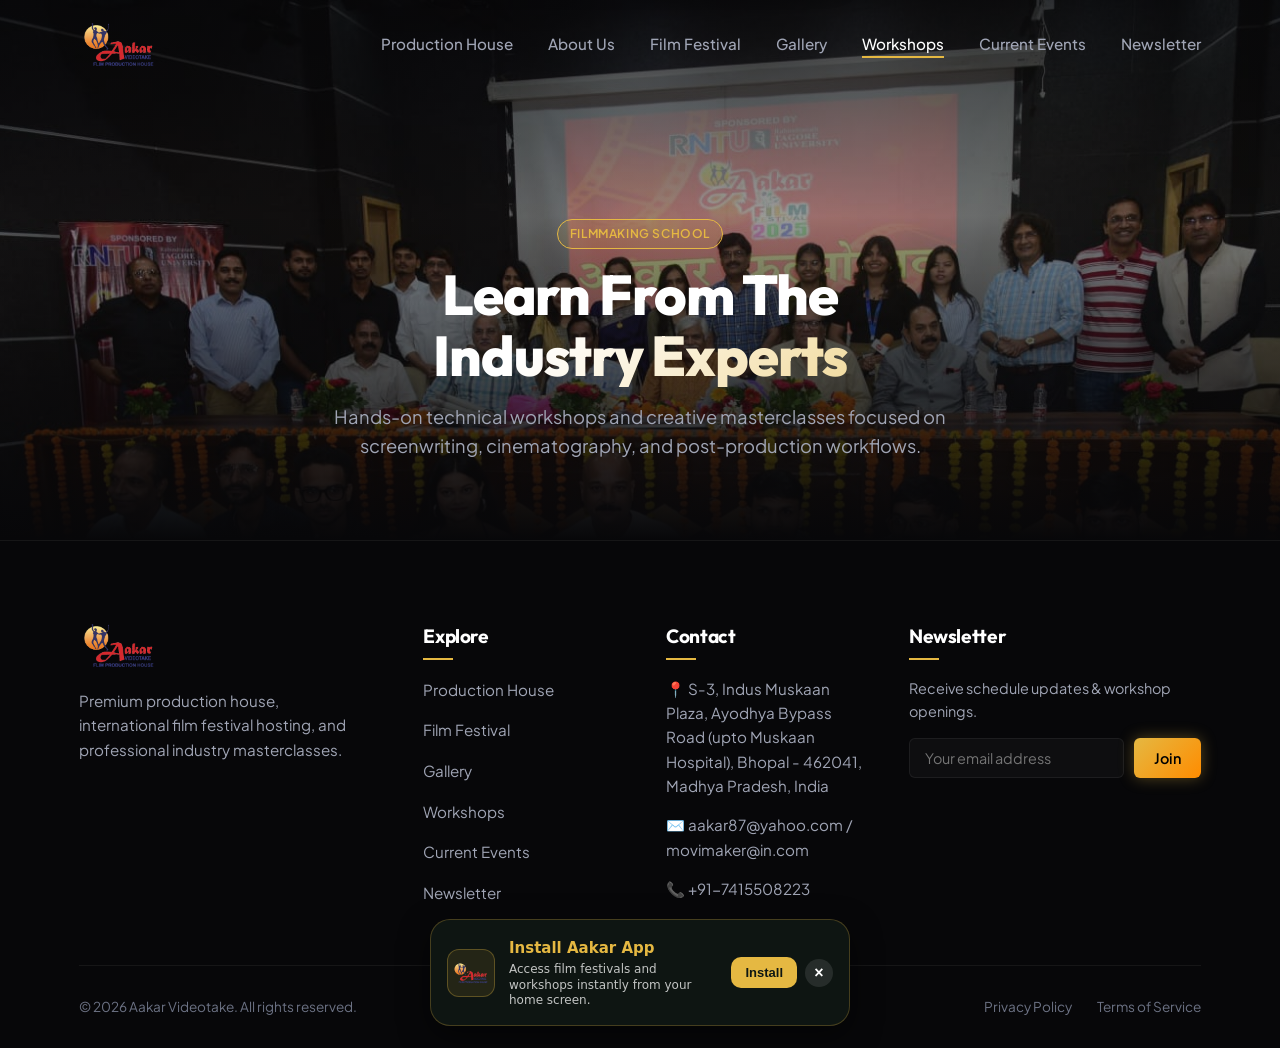
<file: workshops.html>
<!DOCTYPE html>
<html lang="en">
<head>
  <meta charset="UTF-8">
  <meta name="viewport" content="width=device-width, initial-scale=1.0">
  <meta name="description" content="Join premium filmmaking workshops, screenwriting classes, and post-production masterclasses. Reserve seats with our interactive seating chart.">
  <title>Aakar Filmmaking Workshops & Masterclasses</title>
  
  <!-- CSS Stylesheet -->
  <link rel="stylesheet" href="css/style.css">

  <!-- PWA Manifest -->
  <link rel="manifest" href="manifest.json">
  <meta name="apple-mobile-web-app-capable" content="yes">
  <meta name="apple-mobile-web-app-status-bar-style" content="black-translucent">
  <link rel="apple-touch-icon" href="images/logo_trans.png">
  
  <style>
    .workshops-container {
      display: grid;
      grid-template-columns: repeat(auto-fit, minmax(280px, 1fr));
      gap: 30px;
    }

    .workshop-card {
      background: var(--bg-card);
      border: 1px solid var(--glass-border);
      border-radius: 16px;
      overflow: hidden;
      display: flex;
      flex-direction: column;
      height: 100%;
      transition: var(--transition-smooth);
    }

    .workshop-card:hover {
      border-color: var(--glass-border-hover);
      transform: translateY(-8px);
      box-shadow: var(--glass-shadow);
    }

    .workshop-img-box {
      position: relative;
      height: 180px;
      overflow: hidden;
    }

    .workshop-img {
      width: 100%;
      height: 100%;
      object-fit: cover;
      transition: var(--transition-smooth);
    }

    .workshop-card:hover .workshop-img {
      transform: scale(1.05);
    }

    .workshop-price-badge {
      position: absolute;
      top: 15px;
      right: 15px;
      background: var(--bg-darker);
      color: var(--accent-gold);
      border: 1px solid var(--accent-gold);
      padding: 5px 12px;
      border-radius: 50px;
      font-size: 0.85rem;
      font-weight: 700;
      box-shadow: var(--gold-glow);
    }

    .workshop-content {
      padding: 25px;
      display: flex;
      flex-direction: column;
      flex-grow: 1;
    }

    .workshop-meta {
      font-size: 0.8rem;
      color: var(--text-muted);
      margin-bottom: 10px;
      display: flex;
      gap: 15px;
    }

    .workshop-title {
      font-size: 1.35rem;
      margin-bottom: 12px;
    }

    .workshop-text {
      color: var(--text-secondary);
      font-size: 0.9rem;
      margin-bottom: 25px;
      flex-grow: 1;
    }

    .booking-grid {
      display: grid;
      grid-template-columns: 1.2fr 0.8fr;
      gap: 40px;
      margin-top: 40px;
    }

    @media (max-width: 991px) {
      .booking-grid {
        grid-template-columns: 1fr;
        gap: 30px;
      }
    }

    .booking-receipt-box {
      background: var(--bg-card);
      border: 1px solid var(--glass-border);
      border-radius: 16px;
      padding: 30px;
      height: fit-content;
      box-shadow: var(--glass-shadow);
    }

    .receipt-item {
      display: flex;
      justify-content: space-between;
      border-bottom: 1px solid var(--glass-border);
      padding: 12px 0;
      font-size: 0.95rem;
    }

    .receipt-item.total {
      border-bottom: none;
      font-weight: 700;
      font-size: 1.15rem;
      color: var(--accent-gold);
      margin-top: 10px;
    }
  </style>
</head>
<body>

  <!-- ==========================================
       NAVIGATION BAR
       ========================================== -->
  <nav class="navbar scrolled" id="main-nav">
    <div class="container">
      <a href="index.html" class="logo">
        <img src="images/logo_trans.png" alt="Aakar Videotake Logo" style="height: 48px; width: auto; vertical-align: middle;">
      </a>
      
      <div class="menu-toggle" id="mobile-menu">
        <span></span>
        <span></span>
        <span></span>
      </div>
      
      <ul class="nav-links">
        <li><a href="index.html">Production House</a></li>
        <li><a href="about.html">About Us</a></li>
        <li><a href="festival.html">Film Festival</a></li>
        <li><a href="gallery.html">Gallery</a></li>
        <li><a href="workshops.html" class="active">Workshops</a></li>
        <li><a href="events.html">Current Events</a></li>
        <li><a href="newsletter.html">Newsletter</a></li>
      </ul>
    </div>
  </nav>

  <!-- ==========================================
       HERO BANNER
       ========================================== -->
  <header class="hero" style="min-height: 60vh; padding-top: 140px;">
    <div class="hero-overlay"></div>
    <div class="hero-particles"></div>
    <div class="container" style="display: block; text-align: center;">
      <span class="badge badge-gold">Filmmaking School</span>
      <h1 class="hero-title" style="margin-top: 15px; margin-bottom: 15px; font-size: 3.5rem;">
        Learn From The <span>Industry Experts</span>
      </h1>
      <p class="hero-description" style="margin: 0 auto; max-width: 650px;">
        Hands-on technical workshops and creative masterclasses focused on screenwriting, cinematography, and post-production workflows.
      </p>
    </div>
  </header>





  <!-- ==========================================
       FOOTER
       ========================================== -->
  <footer class="footer">
    <div class="container">
      <div class="footer-grid">
        <div class="footer-logo-desc">
          <a href="index.html" class="logo">
            <img src="images/logo_trans.png" alt="Aakar Videotake Logo" style="height: 48px; width: auto; vertical-align: middle;">
          </a>
          <p>Premium production house, international film festival hosting, and professional industry masterclasses.</p>
        </div>
        
        <div>
          <h4 class="footer-title">Explore</h4>
          <ul class="footer-links">
            <li><a href="index.html">Production House</a></li>
            <li><a href="festival.html">Film Festival</a></li>
            <li><a href="gallery.html">Gallery</a></li>
            <li><a href="workshops.html">Workshops</a></li>
            <li><a href="events.html">Current Events</a></li>
            <li><a href="newsletter.html">Newsletter</a></li>
          </ul>
        </div>
        
        <div>
          <h4 class="footer-title">Contact</h4>
          <div class="footer-contact-info">
            <span>📍 S-3, Indus Muskaan Plaza, Ayodhya Bypass Road (upto Muskaan Hospital), Bhopal - 462041, Madhya Pradesh, India</span>
            <span>✉️ aakar87@yahoo.com / movimaker@in.com</span>
            <span>📞 +91-7415508223</span>
          </div>
        </div>
        
        <div>
          <h4 class="footer-title">Newsletter</h4>
          <p style="color: var(--text-secondary); font-size: 0.9rem; margin-bottom: 15px;">Receive schedule updates & workshop openings.</p>
          <form class="newsletter-form" onsubmit="event.preventDefault(); alert('Subscribed successfully!');">
            <input type="email" placeholder="Your email address" class="form-control" required>
            <button type="submit" class="btn btn-primary">Join</button>
          </form>
        </div>
      </div>
      
      <div class="footer-bottom">
        <p>&copy; 2026 Aakar Videotake. All rights reserved.</p>
        <div class="footer-bottom-links">
          <a href="#">Privacy Policy</a>
          <a href="#">Terms of Service</a>
        </div>
      </div>
    </div>
  </footer>

  <!-- Main JavaScript -->
  <script src="js/main.js?v=6.0"></script>

  <!-- PWA Integration -->
  <script src="js/pwa.js"></script>
</body>
</html>
</file>
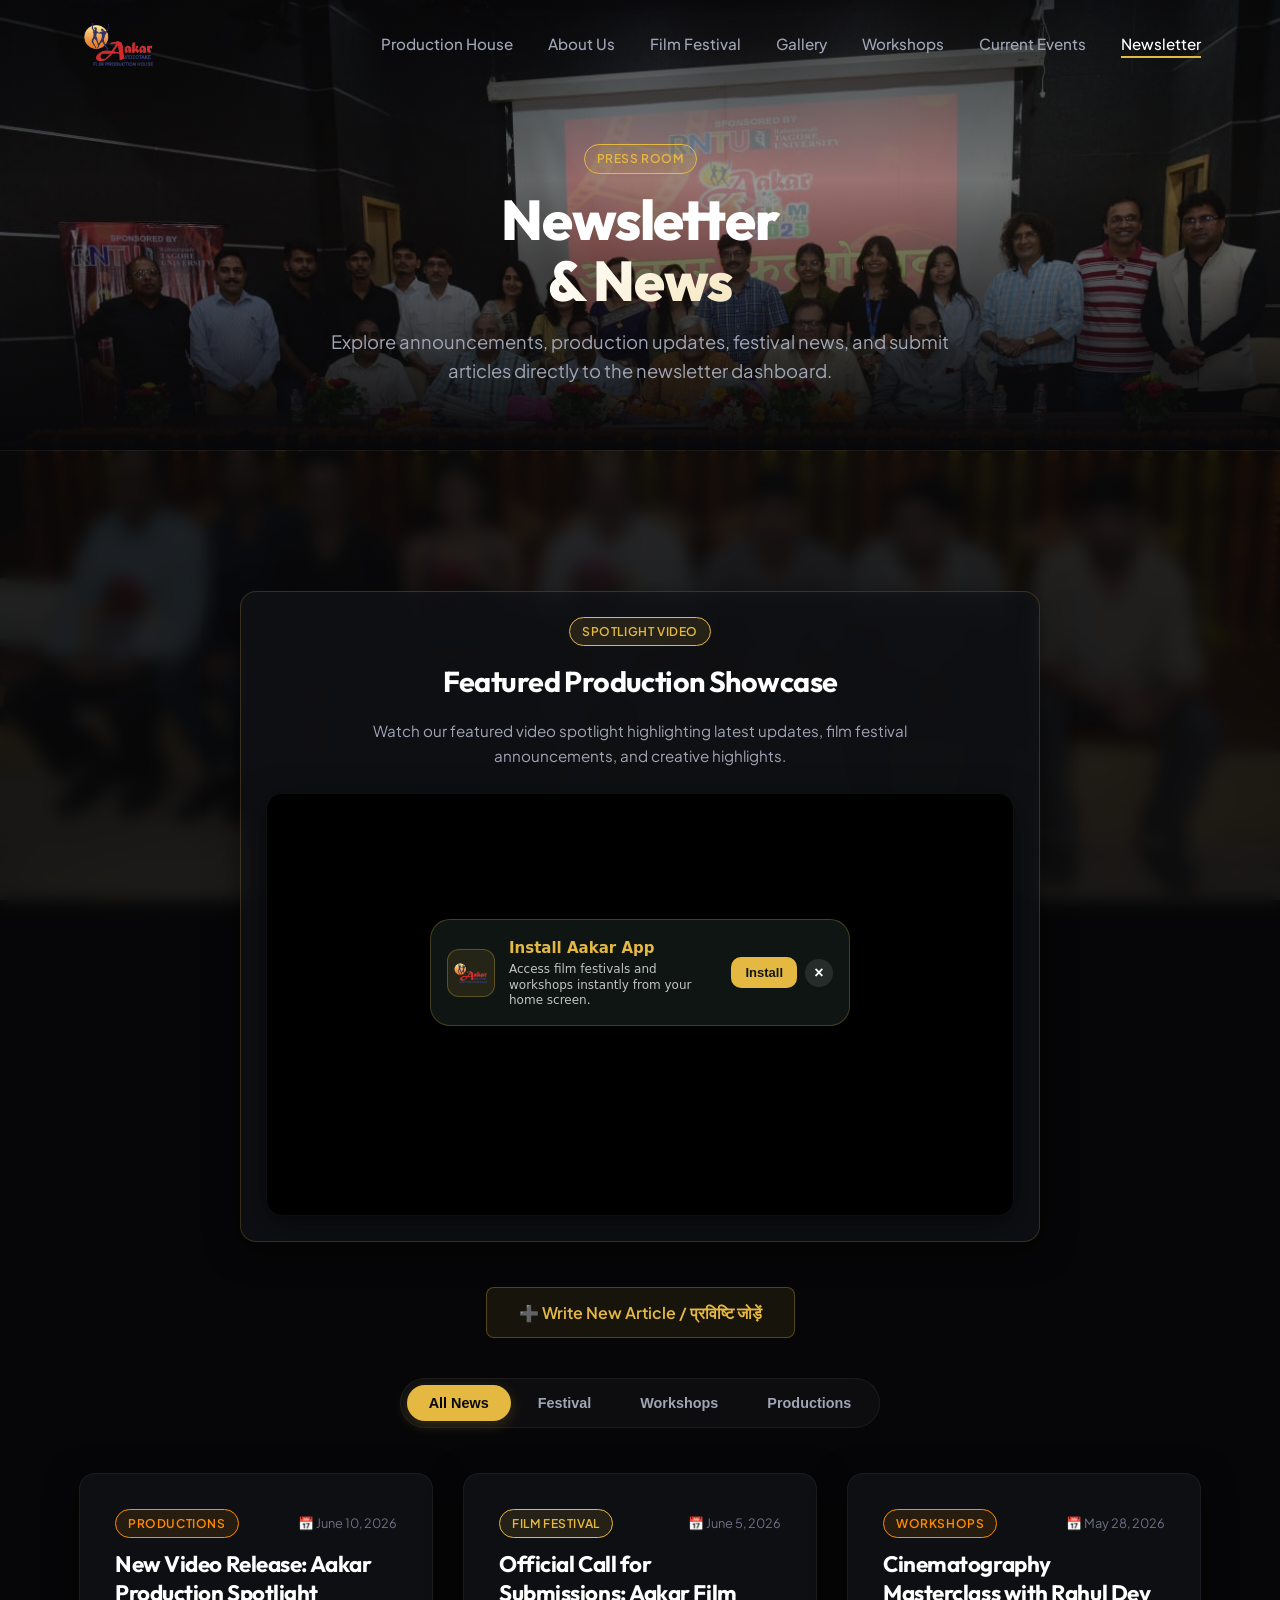
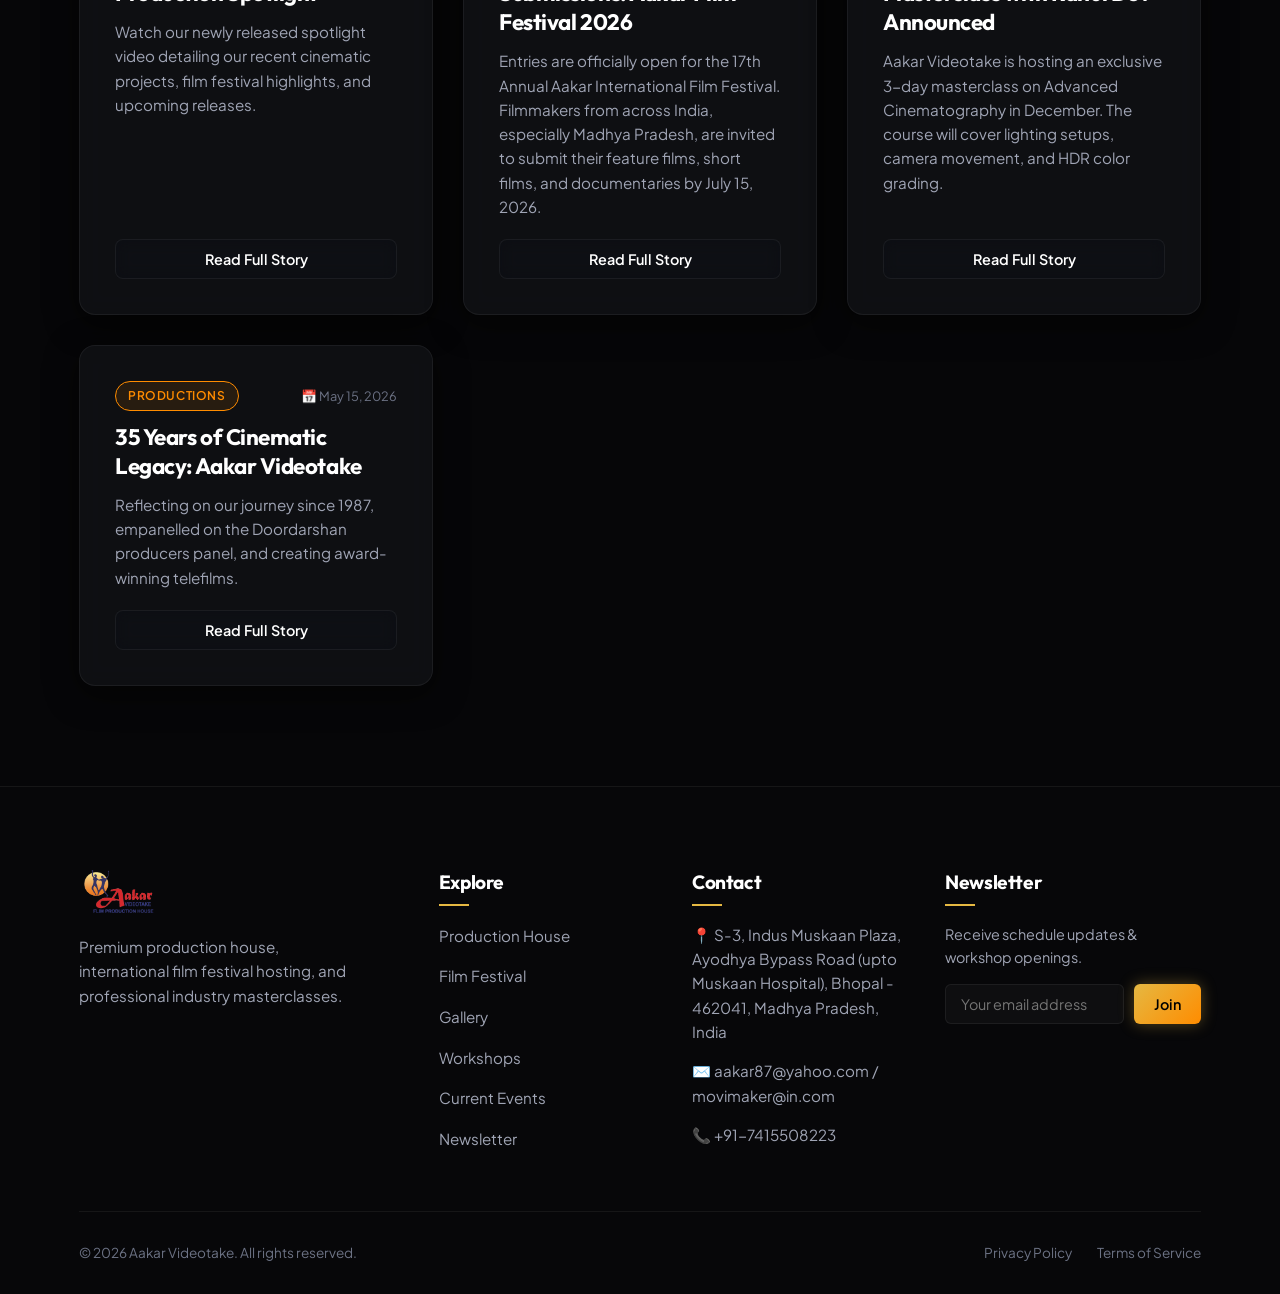
<file: static/newsletter.html>
<!DOCTYPE html>
<html lang="en">
<head>
  <meta charset="UTF-8">
  <meta name="viewport" content="width=device-width, initial-scale=1.0">
  <meta name="description" content="Stay updated with the latest news, festival announcements, and filmmaking workshop updates from Aakar Videotake.">
  <title>Newsletter & News | Aakar Videotake</title>
  
  <!-- CSS Stylesheet -->
  <link rel="stylesheet" href="css/style.css">

  <!-- PWA Manifest -->
  <link rel="manifest" href="manifest.json">
  <meta name="apple-mobile-web-app-capable" content="yes">
  <meta name="apple-mobile-web-app-status-bar-style" content="black-translucent">
  <link rel="apple-touch-icon" href="images/logo_trans.png">
  
  <style>
    /* Custom Newsletter Styles */
    .news-grid {
      display: grid;
      grid-template-columns: repeat(auto-fill, minmax(350px, 1fr));
      gap: 30px;
      margin-top: 45px;
    }
    
    .news-card {
      display: flex;
      flex-direction: column;
      height: 100%;
    }
    
    .news-meta {
      display: flex;
      justify-content: space-between;
      align-items: center;
      font-size: 0.8rem;
      color: var(--text-muted);
      margin-bottom: 12px;
    }
    
    .news-title {
      font-size: 1.4rem;
      line-height: 1.3;
      margin-bottom: 15px;
      color: #fff;
    }
    
    .news-summary {
      color: var(--text-secondary);
      font-size: 0.95rem;
      line-height: 1.6;
      margin-bottom: 25px;
      flex-grow: 1;
    }
    
    /* Write Form Styles */
    .write-panel {
      max-width: 700px;
      margin: 0 auto 50px auto;
      display: none; /* Toggled via JS */
      animation: fadeInDown 0.5s ease;
    }
    
    .write-toggle-wrapper {
      text-align: center;
      margin-bottom: 40px;
    }
    
    .form-group {
      margin-bottom: 20px;
    }
    
    .form-label {
      display: block;
      margin-bottom: 8px;
      font-size: 0.85rem;
      font-weight: 600;
      color: var(--accent-gold);
      text-transform: uppercase;
      letter-spacing: 0.05em;
    }
    
    .form-control {
      width: 100%;
      background: rgba(255, 255, 255, 0.03);
      border: 1px solid var(--glass-border);
      color: #fff;
      padding: 12px 18px;
      border-radius: 8px;
      font-family: var(--font-body);
      font-size: 0.95rem;
      transition: var(--transition-fast);
    }
    
    .form-control:focus {
      outline: none;
      border-color: var(--accent-gold);
      box-shadow: 0 0 10px rgba(229, 184, 66, 0.15);
      background: rgba(255, 255, 255, 0.05);
    }
    
    textarea.form-control {
      resize: vertical;
      min-height: 100px;
    }
    
    /* Modal Styles */
    .modal-overlay {
      position: fixed;
      top: 0;
      left: 0;
      width: 100%;
      height: 100%;
      background: rgba(7, 7, 9, 0.85);
      backdrop-filter: blur(12px);
      -webkit-backdrop-filter: blur(12px);
      z-index: 2000;
      display: flex;
      align-items: center;
      justify-content: center;
      opacity: 0;
      pointer-events: none;
      transition: opacity 0.4s ease;
    }
    
    .modal-overlay.active {
      opacity: 1;
      pointer-events: auto;
    }
    
    .modal-content {
      background: var(--bg-dark);
      border: 1px solid var(--glass-border-hover);
      box-shadow: var(--glass-shadow);
      border-radius: 20px;
      width: 90%;
      max-width: 650px;
      max-height: 85vh;
      overflow-y: auto;
      padding: 40px;
      position: relative;
      transform: scale(0.9);
      transition: transform 0.4s cubic-bezier(0.16, 1, 0.3, 1);
    }
    
    .modal-overlay.active .modal-content {
      transform: scale(1);
    }
    
    .modal-close {
      position: absolute;
      top: 25px;
      right: 25px;
      background: transparent;
      border: none;
      color: var(--text-muted);
      font-size: 1.5rem;
      cursor: pointer;
      transition: var(--transition-fast);
    }
    
    .modal-close:hover {
      color: #fff;
    }
    
    .modal-date {
      color: var(--accent-gold);
      font-size: 0.85rem;
      font-weight: 700;
      text-transform: uppercase;
      letter-spacing: 0.05em;
      margin-bottom: 15px;
      display: block;
    }
    
    .modal-title {
      font-size: 2rem;
      line-height: 1.2;
      margin-bottom: 20px;
    }
    
    .modal-body {
      color: var(--text-secondary);
      font-size: 1.05rem;
      line-height: 1.8;
      text-align: justify;
    }
    
    /* Responsive Video Embed */
    .video-section {
      max-width: 800px;
      margin: 40px auto 20px auto;
    }
    
    .video-wrapper {
      position: relative;
      padding-bottom: 56.25%; /* 16:9 Aspect Ratio */
      height: 0;
      overflow: hidden;
      border-radius: 16px;
      border: 1px solid var(--glass-border);
      box-shadow: var(--glass-shadow);
      background: #000;
    }
    
    .video-wrapper iframe {
      position: absolute;
      top: 0;
      left: 0;
      width: 100%;
      height: 100%;
      border: 0;
    }
  </style>
</head>
<body>

  <!-- ==========================================
       NAVIGATION BAR
       ========================================== -->
  <nav class="navbar scrolled" id="main-nav">
    <div class="container">
      <a href="index.html" class="logo">
        <img src="images/logo_trans.png" alt="Aakar Videotake Logo" style="height: 48px; width: auto; vertical-align: middle;">
      </a>
      
      <div class="menu-toggle" id="mobile-menu">
        <span></span>
        <span></span>
        <span></span>
      </div>
      
      <ul class="nav-links">
        <li><a href="index.html">Production House</a></li>
        <li><a href="about.html">About Us</a></li>
        <li><a href="festival.html">Film Festival</a></li>
        <li><a href="gallery.html">Gallery</a></li>
        <li><a href="workshops.html">Workshops</a></li>
        <li><a href="events.html">Current Events</a></li>
        <li><a href="newsletter.html" class="active">Newsletter</a></li>
      </ul>
    </div>
  </nav>

  <!-- ==========================================
       HERO BANNER
       ========================================== -->
  <header class="hero" style="min-height: 50vh; padding-top: 130px; padding-bottom: 50px;">
    <div class="hero-overlay"></div>
    <div class="hero-particles"></div>
    <div class="container" style="display: block; text-align: center;">
      <span class="badge badge-gold">Press Room</span>
      <h1 class="hero-title" style="margin-top: 15px; margin-bottom: 15px; font-size: 3.5rem;">
        Newsletter <span>& News</span>
      </h1>
      <p class="hero-description" style="margin: 0 auto; max-width: 650px;">
        Explore announcements, production updates, festival news, and submit articles directly to the newsletter dashboard.
      </p>
    </div>
  </header>

  <!-- ==========================================
       NEWSLETTER MAIN SECTION
       ========================================== -->
  <section class="section" style="background-color: var(--bg-dark); border-top: 1px solid var(--glass-border);">
    <div class="container">
      
      <!-- Featured Video Showcase -->
      <div class="video-section">
        <div class="glass-card" style="padding: 25px; border-color: rgba(229, 184, 66, 0.2); text-align: center; margin-bottom: 45px;">
          <span class="badge badge-gold" style="margin-bottom: 12px;">Spotlight Video</span>
          <h2 style="font-family: var(--font-heading); color: #fff; font-size: 1.8rem; margin-bottom: 15px;">Featured Production Showcase</h2>
          <p style="color: var(--text-secondary); max-width: 600px; margin: 0 auto 25px auto; font-size: 0.95rem; line-height: 1.6;">
            Watch our featured video spotlight highlighting latest updates, film festival announcements, and creative highlights.
          </p>
          <div class="video-wrapper">
            <iframe src="https://www.youtube.com/embed/F-FdRsUBT1s" title="YouTube video player" frameborder="0" allow="accelerometer; autoplay; clipboard-write; encrypted-media; gyroscope; picture-in-picture; web-share" referrerpolicy="strict-origin-when-cross-origin" allowfullscreen></iframe>
          </div>
        </div>
      </div>

      <!-- Write Article Trigger -->
      <div class="write-toggle-wrapper">
        <button class="btn btn-glass" id="toggle-write-btn" onclick="toggleWritePanel()">
          ➕ Write New Article / प्रविष्टि जोड़ें
        </button>
      </div>

      <!-- Add Article Glass Form -->
      <div class="write-panel" id="write-panel">
        <div class="glass-card" style="border-color: rgba(229, 184, 66, 0.25);">
          <h3 style="margin-bottom: 25px; font-family: var(--font-heading); color: #fff; text-align: center; border-bottom: 1px solid var(--glass-border); padding-bottom: 12px;">
            📝 Publish an Article
          </h3>
          
          <form id="article-form" onsubmit="publishArticle(event)">
            <div style="display: grid; grid-template-columns: 1fr 1fr; gap: 20px; margin-bottom: 20px;">
              <div class="form-group" style="margin-bottom: 0;">
                <label class="form-label">Title (शीर्षक)</label>
                <input type="text" class="form-control" id="title-input" placeholder="e.g. Aakar Masterclass Success" required>
              </div>
              <div class="form-group" style="margin-bottom: 0;">
                <label class="form-label">Category (श्रेणी)</label>
                <select class="form-control" id="category-input" required>
                  <option value="Film Festival">Film Festival</option>
                  <option value="Workshops">Workshops</option>
                  <option value="Productions">Productions</option>
                  <option value="General News">General News</option>
                </select>
              </div>
            </div>

            <div style="display: grid; grid-template-columns: 1fr; gap: 20px; margin-bottom: 20px;">
              <div class="form-group" style="margin-bottom: 0;">
                <label class="form-label">Date (दिनांक)</label>
                <input type="text" class="form-control" id="date-input" placeholder="e.g. June 9, 2026" required>
              </div>
            </div>

            <div class="form-group">
              <label class="form-label">Short Summary (संक्षिप्त विवरण)</label>
              <textarea class="form-control" id="summary-input" placeholder="Enter a brief teaser/summary of the news article..." required></textarea>
            </div>

            <div class="form-group">
              <label class="form-label">Full Article Content (लेख का पूर्ण विवरण)</label>
              <textarea class="form-control" id="content-input" style="min-height: 180px;" placeholder="Write the complete article description here..." required></textarea>
            </div>

            <div style="display: flex; gap: 15px; justify-content: flex-end; margin-top: 10px;">
              <button type="button" class="btn btn-secondary" onclick="toggleWritePanel()">Cancel</button>
              <button type="submit" class="btn btn-primary">Publish News</button>
            </div>
          </form>
        </div>
      </div>

      <!-- Categories Filter Tab -->
      <div class="filter-wrapper">
        <div class="filter-menu">
          <button class="filter-btn active" id="btn-all" onclick="filterArticles('All')">All News</button>
          <button class="filter-btn" id="btn-fest" onclick="filterArticles('Film Festival')">Festival</button>
          <button class="filter-btn" id="btn-work" onclick="filterArticles('Workshops')">Workshops</button>
          <button class="filter-btn" id="btn-prod" onclick="filterArticles('Productions')">Productions</button>
        </div>
      </div>

      <!-- News Articles List -->
      <div class="news-grid" id="news-container">
        <!-- Rendered dynamically by JS -->
      </div>
    </div>
  </section>

  <!-- ==========================================
       MODAL ARTICLE VIEWER
       ========================================== -->
  <div class="modal-overlay" id="article-modal" onclick="closeModal(event)">
    <div class="modal-content">
      <button class="modal-close" onclick="closeModalDirect()">&times;</button>
      <span class="modal-date" id="modal-date">JUNE 9, 2026</span>
      <h2 class="modal-title" id="modal-title">Title Here</h2>
      <div class="modal-body" id="modal-body">
        Full content text here.
      </div>
    </div>
  </div>

  <!-- ==========================================
       FOOTER
       ========================================== -->
  <footer class="footer">
    <div class="container">
      <div class="footer-grid">
        <div class="footer-logo-desc">
          <a href="index.html" class="logo">
            <img src="images/logo_trans.png" alt="Aakar Videotake Logo" style="height: 48px; width: auto; vertical-align: middle;">
          </a>
          <p>Premium production house, international film festival hosting, and professional industry masterclasses.</p>
        </div>
        
        <div>
          <h4 class="footer-title">Explore</h4>
          <ul class="footer-links">
            <li><a href="index.html">Production House</a></li>
            <li><a href="festival.html">Film Festival</a></li>
            <li><a href="gallery.html">Gallery</a></li>
            <li><a href="workshops.html">Workshops</a></li>
            <li><a href="events.html">Current Events</a></li>
            <li><a href="newsletter.html">Newsletter</a></li>
          </ul>
        </div>
        
        <div>
          <h4 class="footer-title">Contact</h4>
          <div class="footer-contact-info">
            <span>📍 S-3, Indus Muskaan Plaza, Ayodhya Bypass Road (upto Muskaan Hospital), Bhopal - 462041, Madhya Pradesh, India</span>
            <span>✉️ aakar87@yahoo.com / movimaker@in.com</span>
            <span>📞 +91-7415508223</span>
          </div>
        </div>
        
        <div>
          <h4 class="footer-title">Newsletter</h4>
          <p style="color: var(--text-secondary); font-size: 0.9rem; margin-bottom: 15px;">Receive schedule updates & workshop openings.</p>
          <form class="newsletter-form" onsubmit="event.preventDefault(); alert('Subscribed successfully!');">
            <input type="email" placeholder="Your email address" class="form-control" required>
            <button type="submit" class="btn btn-primary">Join</button>
          </form>
        </div>
      </div>
      
      <div class="footer-bottom">
        <p>&copy; 2026 Aakar Videotake. All rights reserved.</p>
        <div class="footer-bottom-links">
          <a href="#">Privacy Policy</a>
          <a href="#">Terms of Service</a>
        </div>
      </div>
    </div>
  </footer>

  <!-- Main JavaScript Link -->
  <script src="js/main.js?v=6.0"></script>

  <!-- PWA Integration -->
  <script src="js/pwa.js"></script>
  
  <!-- Newsletter Script Page Logic -->
  <script>
    // 1. Initial Default Articles Array
    const defaultArticles = [
      {
        id: "4",
        title: "New Video Release: Aakar Production Spotlight",
        date: "June 10, 2026",
        category: "Productions",
        summary: "Watch our newly released spotlight video detailing our recent cinematic projects, film festival highlights, and upcoming releases.",
        content: "We are thrilled to share our latest video showcase, giving you an inside look into Aakar Videotake's recent projects and updates. <br/><br/><div style='position: relative; padding-bottom: 56.25%; height: 0; overflow: hidden; border-radius: 8px; margin: 20px 0; background: #000;'><iframe src='https://www.youtube.com/embed/F-FdRsUBT1s' style='position: absolute; top:0; left:0; width:100%; height:100%; border:0;' allowfullscreen></iframe></div><br/>Check out the full video above and subscribe for more filmmaking insights, masterclass previews, and official selections from the Aakar Film Festival."
      },
      {
        id: "1",
        title: "Official Call for Submissions: Aakar Film Festival 2026",
        date: "June 5, 2026",
        category: "Film Festival",
        summary: "Entries are officially open for the 17th Annual Aakar International Film Festival. Filmmakers from across India, especially Madhya Pradesh, are invited to submit their feature films, short films, and documentaries by July 15, 2026.",
        content: "We are excited to announce that submissions for the 17th Annual Aakar International Film Festival are now officially open. This year's festival will focus on celebrating independent filmmaking and local talents from Madhya Pradesh. Categories include Feature Narratives, Short Narratives, and Documentaries. Submissions are completely free, and selected films will be screened at our E-102 Cinema Studio Hall in Bhopal. The final date to submit is July 15, 2026, by 03:00 PM."
      },
      {
        id: "2",
        title: "Cinematography Masterclass with Rahul Dev Announced",
        date: "May 28, 2026",
        category: "Workshops",
        summary: "Aakar Videotake is hosting an exclusive 3-day masterclass on Advanced Cinematography in December. The course will cover lighting setups, camera movement, and HDR color grading.",
        content: "Get ready to elevate your visual storytelling skills! We are hosting a 3-day Advanced Cinematography Masterclass from December 2nd to 4th, led by industry expert Rahul Dev. Participants will get hands-on experience with ARRI and RED camera systems, learning advanced lighting layouts, camera composition, and HDR color workflows. Registrations are open on a first-come, first-served basis. Inquire via email to secure your seat."
      },
      {
        id: "3",
        title: "35 Years of Cinematic Legacy: Aakar Videotake",
        date: "May 15, 2026",
        category: "Productions",
        summary: "Reflecting on our journey since 1987, empanelled on the Doordarshan producers panel, and creating award-winning telefilms.",
        content: "Since our incorporation as a professional film production unit in 1987, Aakar Videotake has dedicated itself to the craft of storytelling. Empannelled on the Outsource Producers Panel of Indian Doordarshan since 1994, we have produced over 23 telefilms and 10 documentaries, including award-winning classics like 'Dharti Putra' (1988) and 'Vandhan Apna' (1989). We look forward to launching our next three independent films this year."
      }
    ];

    let currentFilter = 'All';

    // 2. Initialize and Load Articles
    function loadArticles() {
      let articles = localStorage.getItem('aakar_newsletter_articles');
      if (!articles) {
        localStorage.setItem('aakar_newsletter_articles', JSON.stringify(defaultArticles));
        articles = JSON.stringify(defaultArticles);
      } else {
        // Ensure our new default video article is present in localStorage
        let parsed = JSON.parse(articles);
        if (!parsed.some(art => art.id === "4")) {
          parsed.unshift(defaultArticles[0]);
          localStorage.setItem('aakar_newsletter_articles', JSON.stringify(parsed));
          articles = JSON.stringify(parsed);
        }
      }
      return JSON.parse(articles);
    }

    // 3. Render Articles List
    function renderArticles() {
      const container = document.getElementById('news-container');
      if (!container) return;

      const articlesList = loadArticles();
      let html = '';

      // Filter articles based on category
      const filtered = articlesList.filter(art => {
        if (currentFilter === 'All') return true;
        return art.category === currentFilter;
      });

      if (filtered.length === 0) {
        html = `
          <div style="grid-column: 1 / -1; text-align: center; padding: 40px; color: var(--text-muted);">
            <h3>No articles found in this category. Be the first to write one!</h3>
          </div>
        `;
      } else {
        filtered.forEach(art => {
          let badgeClass = art.category === 'Film Festival' ? 'badge-gold' : 'badge-amber';
          html += `
            <div class="glass-card news-card">
              <div class="news-meta">
                <span class="badge ${badgeClass}">${art.category}</span>
                <span>📅 ${art.date}</span>
              </div>
              <h3 class="news-title">${art.title}</h3>
              <p class="news-summary">${art.summary}</p>
              <button class="btn btn-secondary" style="width: 100%; font-size: 0.9rem; padding: 10px 0;" onclick="openArticle('${art.id}')">Read Full Story</button>
            </div>
          `;
        });
      }

      container.innerHTML = html;
    }

    // 4. Toggle Write Form Panel
    function toggleWritePanel() {
      const panel = document.getElementById('write-panel');
      const toggleBtn = document.getElementById('toggle-write-btn');
      if (!panel || !toggleBtn) return;

      if (panel.style.display === 'block') {
        panel.style.display = 'none';
        toggleBtn.innerText = '➕ Write New Article / प्रविष्टि जोड़ें';
        toggleBtn.classList.remove('btn-secondary');
        toggleBtn.classList.add('btn-glass');
      } else {
        panel.style.display = 'block';
        toggleBtn.innerText = '➖ Close Editor / पैनल बंद करें';
        toggleBtn.classList.remove('btn-glass');
        toggleBtn.classList.add('btn-secondary');
        
        // Auto-fill today's date in form
        const options = { year: 'numeric', month: 'long', day: 'numeric' };
        document.getElementById('date-input').value = new Date().toLocaleDateString('en-US', options);
      }
    }

    // 5. Publish News Article
    function publishArticle(event) {
      event.preventDefault();

      const title = document.getElementById('title-input').value.trim();
      const category = document.getElementById('category-input').value;
      const date = document.getElementById('date-input').value.trim();
      const summary = document.getElementById('summary-input').value.trim();
      const content = document.getElementById('content-input').value.trim();

      if (!title || !date || !summary || !content) {
        alert("Please fill in all the required fields.");
        return;
      }

      const newArticle = {
        id: Date.now().toString(),
        title: title,
        category: category,
        date: date,
        summary: summary,
        content: content
      };

      const articlesList = loadArticles();
      articlesList.unshift(newArticle); // Add to the top of the array
      localStorage.setItem('aakar_newsletter_articles', JSON.stringify(articlesList));

      // Reset form and collapse write panel
      document.getElementById('article-form').reset();
      toggleWritePanel();

      // Render updated list
      renderArticles();
      alert('News Article Published Successfully!');
    }

    // 6. Filter Logic
    function filterArticles(category) {
      currentFilter = category;
      
      // Update active tab buttons styling
      const buttons = document.querySelectorAll('.filter-btn');
      buttons.forEach(btn => btn.classList.remove('active'));

      if (category === 'All') document.getElementById('btn-all').classList.add('active');
      else if (category === 'Film Festival') document.getElementById('btn-fest').classList.add('active');
      else if (category === 'Workshops') document.getElementById('btn-work').classList.add('active');
      else if (category === 'Productions') document.getElementById('btn-prod').classList.add('active');

      renderArticles();
    }

    // 7. Open Article Modal
    function openArticle(id) {
      const articles = loadArticles();
      const article = articles.find(art => art.id === id);
      if (!article) return;

      document.getElementById('modal-date').innerText = article.date.toUpperCase();
      document.getElementById('modal-title').innerText = article.title;
      document.getElementById('modal-body').innerHTML = article.content;

      const modal = document.getElementById('article-modal');
      modal.classList.add('active');
    }

    // 8. Close Modal
    function closeModal(event) {
      const modal = document.getElementById('article-modal');
      const content = document.querySelector('.modal-content');
      if (modal && content && !content.contains(event.target)) {
        modal.classList.remove('active');
      }
    }

    function closeModalDirect() {
      const modal = document.getElementById('article-modal');
      if (modal) {
        modal.classList.remove('active');
      }
    }

    // Load and render when page loads
    document.addEventListener('DOMContentLoaded', () => {
      renderArticles();
    });
  </script>
</body>
</html>
</file>
<file: css/style.css>
@import url('https://fonts.googleapis.com/css2?family=Outfit:wght@300;400;500;600;700;800&family=Plus+Jakarta+Sans:wght@300;400;500;600;700&display=swap');

/* ==========================================
   CINEMATIC DESIGN SYSTEM & VARIABLES
   ========================================== */
:root {
  /* Color Palette - Deep Blacks, Rich Golds, Warm Ambers */
  --bg-darker: #070709;
  --bg-dark: #0d0e12;
  --bg-card: rgba(20, 22, 28, 0.6);
  --bg-card-hover: rgba(30, 33, 42, 0.85);
  
  --accent-gold: #e5b842;
  --accent-gold-rgb: 229, 184, 66;
  --accent-amber: #ff8c00;
  --accent-amber-rgb: 255, 140, 0;
  
  --text-primary: #f5f6f8;
  --text-secondary: #a0a5b5;
  --text-muted: #6c7284;
  
  /* Glassmorphism Details */
  --glass-bg: rgba(13, 14, 18, 0.45);
  --glass-border: rgba(255, 255, 255, 0.06);
  --glass-border-hover: rgba(229, 184, 66, 0.25);
  --glass-shadow: 0 8px 32px 0 rgba(0, 0, 0, 0.5);
  --gold-glow: 0 0 15px rgba(229, 184, 66, 0.35);
  --gold-glow-hover: 0 0 25px rgba(229, 184, 66, 0.6);
  
  /* Typography */
  --font-heading: 'Outfit', sans-serif;
  --font-body: 'Plus Jakarta Sans', sans-serif;
  
  /* Layout Transitions */
  --transition-smooth: all 0.4s cubic-bezier(0.16, 1, 0.3, 1);
  --transition-fast: all 0.2s ease;
}

/* ==========================================
   RESET & BASE STYLES
   ========================================== */
* {
  margin: 0;
  padding: 0;
  box-sizing: border-box;
  scroll-behavior: smooth;
}

body {
  background-color: var(--bg-darker);
  background-image: url('../images/background.jpeg');
  background-size: cover;
  background-attachment: fixed;
  background-position: center;
  background-repeat: no-repeat;
  color: var(--text-primary);
  font-family: var(--font-body);
  overflow-x: hidden;
  line-height: 1.6;
}

/* Custom Cinema Scrollbar */
::-webkit-scrollbar {
  width: 10px;
}
::-webkit-scrollbar-track {
  background: var(--bg-darker);
}
::-webkit-scrollbar-thumb {
  background: #1c1d24;
  border: 2px solid var(--bg-darker);
  border-radius: 10px;
}
::-webkit-scrollbar-thumb:hover {
  background: var(--accent-gold);
}

h1, h2, h3, h4, h5, h6 {
  font-family: var(--font-heading);
  font-weight: 700;
  letter-spacing: -0.02em;
  color: #fff;
}

a {
  text-decoration: none;
  color: inherit;
  transition: var(--transition-fast);
}

img {
  max-width: 100%;
  height: auto;
  display: block;
}

/* ==========================================
   LAYOUT MODULES
   ========================================== */
.container {
  width: 90%;
  max-width: 1200px;
  margin: 0 auto;
  padding: 0 15px;
}

.section {
  padding: 100px 0;
  position: relative;
}

.section-header {
  text-align: center;
  margin-bottom: 60px;
}

.section-header h2 {
  font-size: 2.8rem;
  margin-bottom: 15px;
  position: relative;
  display: inline-block;
  background: linear-gradient(135deg, #ffffff 30%, var(--accent-gold) 100%);
  -webkit-background-clip: text;
  -webkit-text-fill-color: transparent;
}

.section-header p {
  color: var(--text-secondary);
  font-size: 1.1rem;
  max-width: 600px;
  margin: 0 auto;
}

.badge {
  display: inline-block;
  padding: 4px 12px;
  border-radius: 50px;
  font-size: 0.75rem;
  font-weight: 600;
  text-transform: uppercase;
  letter-spacing: 0.05em;
}

.badge-gold {
  background: rgba(229, 184, 66, 0.1);
  border: 1px solid var(--accent-gold);
  color: var(--accent-gold);
}

.badge-amber {
  background: rgba(255, 140, 0, 0.1);
  border: 1px solid var(--accent-amber);
  color: var(--accent-amber);
}

/* ==========================================
   HEADER & NAVIGATION (Sticky & Glass)
   ========================================== */
.navbar {
  position: fixed;
  top: 0;
  left: 0;
  width: 100%;
  z-index: 1000;
  padding: 20px 0;
  transition: var(--transition-smooth);
  background: transparent;
}

.navbar.scrolled {
  padding: 12px 0;
  background: rgba(7, 7, 9, 0.85);
  backdrop-filter: blur(12px);
  -webkit-backdrop-filter: blur(12px);
  border-bottom: 1px solid var(--glass-border);
  box-shadow: 0 4px 30px rgba(0, 0, 0, 0.3);
}

.navbar .container {
  display: flex;
  justify-content: space-between;
  align-items: center;
}

.logo {
  font-family: var(--font-heading);
  font-size: 1.6rem;
  font-weight: 800;
  letter-spacing: -0.01em;
  color: #fff;
  display: flex;
  align-items: center;
  gap: 10px;
}

.logo span {
  color: var(--accent-gold);
  text-shadow: 0 0 10px rgba(229, 184, 66, 0.3);
}

.logo-icon {
  width: 32px;
  height: 32px;
  border: 2.5px solid var(--accent-gold);
  border-radius: 8px;
  display: flex;
  align-items: center;
  justify-content: center;
  position: relative;
}

.logo-icon::before {
  content: '';
  width: 0;
  height: 0;
  border-left: 8px solid var(--accent-gold);
  border-top: 5px solid transparent;
  border-bottom: 5px solid transparent;
  margin-left: 3px;
}

.nav-links {
  display: flex;
  align-items: center;
  gap: 35px;
  list-style: none;
}

.nav-links a {
  font-weight: 500;
  font-size: 0.95rem;
  color: var(--text-secondary);
  position: relative;
  padding: 5px 0;
}

.nav-links a:hover,
.nav-links a.active {
  color: #fff;
}

.nav-links a::after {
  content: '';
  position: absolute;
  bottom: 0;
  left: 0;
  width: 0;
  height: 2px;
  background: var(--accent-gold);
  transition: var(--transition-smooth);
}

.nav-links a:hover::after,
.nav-links a.active::after {
  width: 100%;
}

.nav-cta {
  background: linear-gradient(135deg, var(--accent-gold), var(--accent-amber));
  color: #070709 !important;
  font-weight: 600 !important;
  padding: 10px 24px !important;
  border-radius: 50px;
  box-shadow: var(--gold-glow);
}

.nav-cta::after {
  display: none !important;
}

.nav-cta:hover {
  transform: translateY(-2px);
  box-shadow: var(--gold-glow-hover);
}

/* Mobile Menu Toggle */
.menu-toggle {
  display: none;
  flex-direction: column;
  gap: 6px;
  cursor: pointer;
  z-index: 1010;
}

.menu-toggle span {
  width: 25px;
  height: 2px;
  background-color: #fff;
  transition: var(--transition-fast);
}

/* ==========================================
   BUTTONS (Cinematic & Glass)
   ========================================== */
.btn {
  display: inline-flex;
  align-items: center;
  justify-content: center;
  gap: 10px;
  padding: 14px 32px;
  border-radius: 8px;
  font-family: var(--font-body);
  font-weight: 600;
  font-size: 1rem;
  cursor: pointer;
  transition: var(--transition-smooth);
  border: none;
}

.btn-primary {
  background: linear-gradient(135deg, var(--accent-gold), var(--accent-amber));
  color: #000;
  box-shadow: var(--gold-glow);
}

.btn-primary:hover {
  transform: translateY(-3px);
  box-shadow: var(--gold-glow-hover);
}

.btn-secondary {
  background: var(--glass-bg);
  color: #fff;
  border: 1px solid var(--glass-border);
  backdrop-filter: blur(8px);
  -webkit-backdrop-filter: blur(8px);
}

.btn-secondary:hover {
  background: rgba(255, 255, 255, 0.05);
  border-color: rgba(255, 255, 255, 0.2);
  transform: translateY(-3px);
}

.btn-glass {
  background: rgba(229, 184, 66, 0.08);
  border: 1px solid rgba(229, 184, 66, 0.3);
  color: var(--accent-gold);
}

.btn-glass:hover {
  background: rgba(229, 184, 66, 0.15);
  border-color: var(--accent-gold);
  box-shadow: var(--gold-glow);
  transform: translateY(-3px);
}

/* ==========================================
   HERO / BANNER STYLES
   ========================================== */
.hero {
  min-height: 100vh;
  display: flex;
  align-items: center;
  position: relative;
  padding-top: 100px;
  background: radial-gradient(circle at 80% 20%, rgba(229, 184, 66, 0.05) 0%, transparent 50%),
              radial-gradient(circle at 10% 80%, rgba(255, 140, 0, 0.04) 0%, transparent 60%);
  overflow: hidden;
}

.hero-overlay {
  position: absolute;
  top: 0;
  left: 0;
  width: 100%;
  height: 100%;
  background: linear-gradient(0deg, var(--bg-darker) 0%, rgba(7, 7, 9, 0.4) 60%, rgba(7, 7, 9, 0.8) 100%);
  z-index: 1;
}

/* Animated Particles background */
.hero-particles {
  position: absolute;
  top: 0;
  left: 0;
  width: 100%;
  height: 100%;
  background-image: 
    radial-gradient(circle at 20% 30%, rgba(255, 255, 255, 0.01) 1px, transparent 1px),
    radial-gradient(circle at 75% 40%, rgba(255, 255, 255, 0.01) 2px, transparent 2px),
    radial-gradient(circle at 50% 80%, rgba(255, 255, 255, 0.015) 1.5px, transparent 1.5px),
    radial-gradient(circle at 90% 70%, rgba(255, 255, 255, 0.01) 1px, transparent 1px);
  background-size: 550px 550px;
  animation: bgFloating 20s linear infinite;
  z-index: 0;
}

.hero .container {
  display: grid;
  grid-template-columns: 1.1fr 0.9fr;
  align-items: center;
  gap: 50px;
  position: relative;
  z-index: 2;
}

.hero-content {
  animation: fadeInUp 1s cubic-bezier(0.16, 1, 0.3, 1) forwards;
}

.hero-subtitle {
  font-family: var(--font-heading);
  font-size: 1.1rem;
  font-weight: 600;
  color: var(--accent-gold);
  text-transform: uppercase;
  letter-spacing: 0.15em;
  margin-bottom: 20px;
  display: flex;
  align-items: center;
  gap: 10px;
}

.hero-subtitle::before {
  content: '';
  width: 30px;
  height: 2px;
  background-color: var(--accent-gold);
  display: inline-block;
}

.hero-title {
  font-size: 4rem;
  line-height: 1.1;
  margin-bottom: 25px;
  font-weight: 800;
}

.hero-title span {
  background: linear-gradient(135deg, #fff 40%, var(--accent-gold) 100%);
  -webkit-background-clip: text;
  -webkit-text-fill-color: transparent;
  display: block;
}

.hero-description {
  color: var(--text-secondary);
  font-size: 1.15rem;
  margin-bottom: 40px;
  max-width: 520px;
}

.hero-actions {
  display: flex;
  gap: 20px;
  flex-wrap: wrap;
}

.hero-visual {
  position: relative;
  display: flex;
  justify-content: center;
  animation: fadeInUp 1.2s cubic-bezier(0.16, 1, 0.3, 1) forwards;
}

.video-mockup {
  width: 100%;
  max-width: 460px;
  aspect-ratio: 16/10;
  background: var(--bg-card);
  border: 1px solid var(--glass-border);
  border-radius: 20px;
  padding: 10px;
  backdrop-filter: blur(10px);
  -webkit-backdrop-filter: blur(10px);
  box-shadow: 0 20px 50px rgba(0, 0, 0, 0.7);
  position: relative;
  overflow: hidden;
}

.video-inner {
  width: 100%;
  height: 100%;
  background: #000;
  border-radius: 12px;
  position: relative;
  overflow: hidden;
  display: flex;
  align-items: center;
  justify-content: center;
}

.video-inner img {
  width: 100%;
  height: 100%;
  object-fit: cover;
  opacity: 0.65;
  filter: grayscale(30%);
}

.video-inner video,
.video-inner iframe {
  width: 100%;
  height: 100%;
  object-fit: cover;
  border-radius: 12px;
  display: none;
  opacity: 0;
  transition: opacity 0.5s ease;
}

.play-trigger {
  position: absolute;
  width: 70px;
  height: 70px;
  border-radius: 50%;
  background: var(--accent-gold);
  display: flex;
  align-items: center;
  justify-content: center;
  cursor: pointer;
  box-shadow: var(--gold-glow);
  transition: var(--transition-smooth);
  z-index: 10;
  border: none;
}

.play-trigger::before {
  content: '';
  width: 0;
  height: 0;
  border-left: 18px solid #000;
  border-top: 10px solid transparent;
  border-bottom: 10px solid transparent;
  margin-left: 5px;
}

.play-trigger:hover {
  transform: scale(1.1);
  box-shadow: var(--gold-glow-hover);
}

.video-pulse {
  position: absolute;
  width: 100px;
  height: 100px;
  border: 2px solid rgba(229, 184, 66, 0.4);
  border-radius: 50%;
  animation: radarPulse 2s infinite ease-out;
  pointer-events: none;
}

/* ==========================================
   GLASS CARDS & COMPONENT BASES
   ========================================== */
.card-grid {
  display: grid;
  grid-template-columns: repeat(auto-fill, minmax(320px, 1fr));
  gap: 30px;
}

.glass-card {
  background: var(--bg-card);
  border: 1px solid var(--glass-border);
  border-radius: 16px;
  padding: 35px;
  backdrop-filter: blur(10px);
  -webkit-backdrop-filter: blur(10px);
  box-shadow: var(--glass-shadow);
  transition: var(--transition-smooth);
  position: relative;
  overflow: hidden;
}

.glass-card::before {
  content: '';
  position: absolute;
  top: 0;
  left: 0;
  width: 100%;
  height: 100%;
  background: linear-gradient(135deg, rgba(229, 184, 66, 0.05), transparent 60%);
  opacity: 0;
  transition: var(--transition-smooth);
}

.glass-card:hover {
  background: var(--bg-card-hover);
  border-color: var(--glass-border-hover);
  transform: translateY(-8px);
  box-shadow: 0 15px 40px rgba(0, 0, 0, 0.6), 0 0 15px rgba(229, 184, 66, 0.1);
}

.glass-card:hover::before {
  opacity: 1;
}

.card-icon {
  width: 50px;
  height: 50px;
  border-radius: 12px;
  background: rgba(229, 184, 66, 0.1);
  display: flex;
  align-items: center;
  justify-content: center;
  margin-bottom: 25px;
  color: var(--accent-gold);
  font-size: 1.5rem;
}

.glass-card h3 {
  font-size: 1.4rem;
  margin-bottom: 12px;
}

.glass-card p {
  color: var(--text-secondary);
  font-size: 0.95rem;
  margin-bottom: 20px;
}

.card-link {
  color: var(--accent-gold);
  font-weight: 600;
  font-size: 0.9rem;
  display: flex;
  align-items: center;
  gap: 8px;
}

.card-link::after {
  content: '→';
  transition: var(--transition-fast);
}

.glass-card:hover .card-link::after {
  transform: translateX(4px);
}

/* ==========================================
   PORTFOLIO FILTER MODULE (Production House)
   ========================================== */
.filter-wrapper {
  margin-bottom: 40px;
  display: flex;
  justify-content: center;
}

.filter-menu {
  display: flex;
  list-style: none;
  background: rgba(255, 255, 255, 0.03);
  border: 1px solid var(--glass-border);
  padding: 6px;
  border-radius: 50px;
  gap: 5px;
}

.filter-btn {
  background: transparent;
  border: none;
  outline: none;
  color: var(--text-secondary);
  padding: 10px 22px;
  border-radius: 50px;
  font-size: 0.9rem;
  font-weight: 600;
  cursor: pointer;
  transition: var(--transition-fast);
}

.filter-btn.active,
.filter-btn:hover {
  background: var(--accent-gold);
  color: #070709;
  box-shadow: 0 4px 15px rgba(229, 184, 66, 0.2);
}

.portfolio-grid {
  display: grid;
  grid-template-columns: repeat(auto-fill, minmax(360px, 1fr));
  gap: 30px;
}

.portfolio-item {
  position: relative;
  border-radius: 16px;
  overflow: hidden;
  aspect-ratio: 16/10;
  border: 1px solid var(--glass-border);
  background: #000;
}

.portfolio-img {
  width: 100%;
  height: 100%;
  object-fit: cover;
  transition: var(--transition-smooth);
  opacity: 0.7;
}

.portfolio-overlay {
  position: absolute;
  top: 0;
  left: 0;
  width: 100%;
  height: 100%;
  background: linear-gradient(to top, rgba(7, 7, 9, 0.95) 10%, rgba(7, 7, 9, 0.4) 60%, transparent 100%);
  display: flex;
  flex-direction: column;
  justify-content: flex-end;
  padding: 25px;
  z-index: 2;
  transition: var(--transition-smooth);
}

.portfolio-category {
  color: var(--accent-gold);
  font-size: 0.8rem;
  font-weight: 700;
  text-transform: uppercase;
  letter-spacing: 0.1em;
  margin-bottom: 5px;
}

.portfolio-title {
  font-size: 1.4rem;
  margin-bottom: 10px;
}

.portfolio-details {
  color: var(--text-secondary);
  font-size: 0.85rem;
  max-height: 0;
  opacity: 0;
  overflow: hidden;
  transition: var(--transition-smooth);
}

.portfolio-item:hover .portfolio-img {
  transform: scale(1.08);
  opacity: 0.55;
}

.portfolio-item:hover .portfolio-details {
  max-height: 80px;
  opacity: 1;
  margin-top: 5px;
}

/* ==========================================
   TIMELINE MODULE (Film Festival Schedule)
   ========================================== */
.schedule-tabs {
  display: flex;
  justify-content: center;
  gap: 20px;
  margin-bottom: 50px;
}

.schedule-tab-btn {
  background: var(--bg-card);
  border: 1px solid var(--glass-border);
  color: var(--text-secondary);
  padding: 15px 30px;
  border-radius: 12px;
  font-family: var(--font-heading);
  font-weight: 600;
  font-size: 1.1rem;
  cursor: pointer;
  transition: var(--transition-fast);
  display: flex;
  flex-direction: column;
  align-items: center;
}

.schedule-tab-btn span {
  font-size: 0.8rem;
  font-weight: 500;
  color: var(--text-muted);
  margin-top: 5px;
}

.schedule-tab-btn.active {
  background: var(--bg-card-hover);
  border-color: var(--accent-gold);
  color: #fff;
  box-shadow: 0 4px 20px rgba(0, 0, 0, 0.4);
}

.schedule-tab-btn.active span {
  color: var(--accent-gold);
}

.timeline {
  position: relative;
  max-width: 900px;
  margin: 0 auto;
}

.timeline::after {
  content: '';
  position: absolute;
  width: 2px;
  background: var(--glass-border);
  top: 0;
  bottom: 0;
  left: 50%;
  margin-left: -1px;
}

.timeline-item {
  padding: 10px 40px;
  position: relative;
  background-color: inherit;
  width: 50%;
}

.timeline-item::after {
  content: '';
  position: absolute;
  width: 16px;
  height: 16px;
  right: -8px;
  background-color: var(--bg-darker);
  border: 3px solid var(--accent-gold);
  top: 25px;
  border-radius: 50%;
  z-index: 1;
  box-shadow: 0 0 10px rgba(229, 184, 66, 0.4);
}

.left {
  left: 0;
}

.right {
  left: 50%;
}

.right::after {
  left: -8px;
}

.timeline-content {
  padding: 25px;
  background: var(--bg-card);
  border: 1px solid var(--glass-border);
  position: relative;
  border-radius: 12px;
  box-shadow: var(--glass-shadow);
}

.timeline-time {
  color: var(--accent-gold);
  font-family: var(--font-heading);
  font-weight: 700;
  margin-bottom: 8px;
  font-size: 1rem;
}

.timeline-title {
  font-size: 1.25rem;
  margin-bottom: 8px;
}

.timeline-director {
  color: var(--text-muted);
  font-size: 0.85rem;
  margin-bottom: 10px;
}

/* ==========================================
   SUBMISSION / REGISTRATION FORMS
   ========================================== */
.form-wrapper {
  max-width: 650px;
  margin: 0 auto;
}

.form-group {
  margin-bottom: 25px;
  display: flex;
  flex-direction: column;
}

.form-label {
  font-size: 0.9rem;
  font-weight: 600;
  color: var(--text-primary);
  margin-bottom: 10px;
}

.form-control {
  background: rgba(255, 255, 255, 0.03);
  border: 1px solid var(--glass-border);
  color: #fff;
  padding: 14px 20px;
  border-radius: 8px;
  font-family: var(--font-body);
  font-size: 0.95rem;
  transition: var(--transition-fast);
}

.form-control:focus {
  outline: none;
  background: rgba(255, 255, 255, 0.06);
  border-color: var(--accent-gold);
  box-shadow: 0 0 10px rgba(229, 184, 66, 0.15);
}

textarea.form-control {
  min-height: 120px;
  resize: vertical;
}

.select-control {
  appearance: none;
  background-image: url("data:image/svg+xml,%3Csvg xmlns='http://www.w3.org/2000/svg' width='12' height='12' fill='%23e5b842' viewBox='0 0 16 16'%3E%3Cpath d='M7.247 11.14 2.451 5.658C1.885 5.013 2.345 4 3.204 4h9.592a1 1 0 0 1 .753 1.659l-4.796 5.48a1 1 0 0 1-1.506 0z'/%3E%3C/svg%3E");
  background-repeat: no-repeat;
  background-position: calc(100% - 20px) center;
}

/* ==========================================
   WORKSHOPS SEAT SELECTOR / PORTAL
   ========================================== */
.seats-container {
  display: flex;
  flex-direction: column;
  align-items: center;
  background: var(--bg-card);
  border: 1px solid var(--glass-border);
  border-radius: 16px;
  padding: 30px;
  margin-top: 20px;
}

.screen-indicator {
  width: 80%;
  height: 6px;
  background: linear-gradient(to right, transparent, var(--accent-gold), transparent);
  border-radius: 50%;
  box-shadow: 0 4px 12px rgba(229, 184, 66, 0.3);
  margin-bottom: 30px;
  text-align: center;
  font-size: 0.75rem;
  letter-spacing: 0.1em;
  color: var(--text-muted);
  position: relative;
}

.screen-indicator::after {
  content: 'STAGE / SCREEN';
  position: absolute;
  top: 15px;
  left: 50%;
  transform: translateX(-50%);
}

.seating-chart {
  display: grid;
  grid-template-columns: repeat(8, 1fr);
  gap: 10px;
  margin-bottom: 25px;
}

.seat {
  width: 32px;
  height: 32px;
  border-radius: 6px;
  background: rgba(255, 255, 255, 0.1);
  border: 1px solid var(--glass-border);
  cursor: pointer;
  transition: var(--transition-fast);
}

.seat.selected {
  background: var(--accent-gold);
  box-shadow: 0 0 10px rgba(229, 184, 66, 0.5);
  border-color: #fff;
}

.seat.occupied {
  background: rgba(255, 255, 255, 0.03);
  border-color: transparent;
  cursor: not-allowed;
  opacity: 0.2;
}

.seat:not(.occupied):not(.selected):hover {
  background: rgba(229, 184, 66, 0.2);
  border-color: var(--accent-gold);
}

.seating-legend {
  display: flex;
  gap: 25px;
  margin-bottom: 20px;
}

.legend-item {
  display: flex;
  align-items: center;
  gap: 8px;
  font-size: 0.85rem;
  color: var(--text-secondary);
}

.legend-item .seat {
  width: 18px;
  height: 18px;
  cursor: default;
}

/* ==========================================
   TEMPLATES SHOWCASE COMPONENTS
   ========================================== */
.template-grid {
  display: grid;
  grid-template-columns: 1fr 1fr;
  gap: 40px;
}

/* Ticket Template */
.ticket-preview-box {
  display: flex;
  justify-content: center;
  align-items: center;
  padding: 40px;
  background: rgba(0, 0, 0, 0.4);
  border-radius: 16px;
  border: 1px dashed var(--glass-border);
  min-height: 320px;
}

.cinema-ticket {
  width: 100%;
  max-width: 440px;
  height: 180px;
  background: linear-gradient(135deg, rgba(20, 22, 28, 0.95), rgba(7, 7, 9, 0.95));
  border: 1px solid rgba(229, 184, 66, 0.25);
  border-radius: 12px;
  display: flex;
  position: relative;
  overflow: hidden;
  box-shadow: 0 10px 30px rgba(0, 0, 0, 0.5), var(--gold-glow);
}

/* The Ticket Semi-circles */
.cinema-ticket::before,
.cinema-ticket::after {
  content: '';
  position: absolute;
  width: 24px;
  height: 24px;
  background: var(--bg-darker);
  border-radius: 50%;
  z-index: 10;
}

.cinema-ticket::before {
  top: -12px;
  left: 70%;
  transform: translateX(-50%);
  box-shadow: inset 0 -4px 6px -1px rgba(0,0,0,0.5);
  border-bottom: 1px solid rgba(229, 184, 66, 0.25);
}

.cinema-ticket::after {
  bottom: -12px;
  left: 70%;
  transform: translateX(-50%);
  box-shadow: inset 0 4px 6px -1px rgba(0,0,0,0.5);
  border-top: 1px solid rgba(229, 184, 66, 0.25);
}

.ticket-main {
  width: 70%;
  padding: 22px;
  display: flex;
  flex-direction: column;
  justify-content: space-between;
}

.ticket-stub {
  width: 30%;
  padding: 22px 15px;
  border-left: 2px dashed rgba(229, 184, 66, 0.2);
  display: flex;
  flex-direction: column;
  justify-content: space-between;
  align-items: center;
  background: rgba(229, 184, 66, 0.02);
}

.ticket-brand {
  font-family: var(--font-heading);
  font-size: 0.7rem;
  font-weight: 800;
  letter-spacing: 0.1em;
  color: var(--accent-gold);
  text-transform: uppercase;
}

.ticket-title {
  font-size: 1.3rem;
  font-weight: 700;
  margin: 5px 0 10px 0;
  line-height: 1.2;
}

.ticket-meta {
  display: grid;
  grid-template-columns: 1fr 1fr;
  gap: 10px;
}

.meta-block h5 {
  font-size: 0.65rem;
  color: var(--text-muted);
  text-transform: uppercase;
  letter-spacing: 0.05em;
  margin-bottom: 2px;
}

.meta-block p {
  font-size: 0.8rem;
  font-weight: 600;
  color: var(--text-primary);
}

.stub-code {
  writing-mode: vertical-rl;
  text-orientation: mixed;
  transform: rotate(180deg);
  font-family: 'Courier New', Courier, monospace;
  font-size: 0.85rem;
  color: var(--text-muted);
  letter-spacing: 0.2em;
}

.stub-seat-label {
  font-size: 0.65rem;
  color: var(--text-muted);
  text-transform: uppercase;
}

.stub-seat-num {
  font-family: var(--font-heading);
  font-size: 1.6rem;
  font-weight: 800;
  color: var(--accent-gold);
}

/* ==========================================
   FOOTER SECTION
   ========================================== */
.footer {
  background: var(--bg-darker);
  border-top: 1px solid var(--glass-border);
  padding: 80px 0 30px 0;
}

.footer-grid {
  display: grid;
  grid-template-columns: 1.5fr 1fr 1fr 1.2fr;
  gap: 40px;
  margin-bottom: 60px;
}

.footer-logo-desc p {
  color: var(--text-secondary);
  margin-top: 20px;
  font-size: 0.95rem;
  max-width: 280px;
}

.footer-title {
  font-size: 1.2rem;
  margin-bottom: 25px;
  position: relative;
}

.footer-title::after {
  content: '';
  position: absolute;
  left: 0;
  bottom: -8px;
  width: 30px;
  height: 2px;
  background-color: var(--accent-gold);
}

.footer-links {
  list-style: none;
  display: flex;
  flex-direction: column;
  gap: 15px;
}

.footer-links a {
  color: var(--text-secondary);
  font-size: 0.95rem;
}

.footer-links a:hover {
  color: var(--accent-gold);
  transform: translateX(4px);
}

.footer-contact-info {
  display: flex;
  flex-direction: column;
  gap: 15px;
  color: var(--text-secondary);
  font-size: 0.95rem;
}

.footer-contact-info span {
  display: flex;
  align-items: center;
  gap: 10px;
}

.footer-contact-info span::before {
  color: var(--accent-gold);
}

.newsletter-form {
  display: flex;
  gap: 10px;
}

.newsletter-form .form-control {
  padding: 10px 15px;
  font-size: 0.9rem;
  border-radius: 6px;
  flex-grow: 1;
}

.newsletter-form .btn {
  padding: 10px 20px;
  font-size: 0.9rem;
  border-radius: 6px;
}

.footer-bottom {
  border-top: 1px solid var(--glass-border);
  padding-top: 30px;
  display: flex;
  justify-content: space-between;
  align-items: center;
  flex-wrap: wrap;
  gap: 20px;
  color: var(--text-muted);
  font-size: 0.85rem;
}

.footer-bottom-links {
  display: flex;
  gap: 25px;
}

/* ==========================================
   ANIMATIONS KEYFRAMES
   ========================================== */
@keyframes fadeInUp {
  from {
    opacity: 0;
    transform: translateY(30px);
  }
  to {
    opacity: 1;
    transform: translateY(0);
  }
}

@keyframes bgFloating {
  0% {
    background-position: 0px 0px;
  }
  100% {
    background-position: 550px 1100px;
  }
}

@keyframes radarPulse {
  0% {
    transform: scale(0.6);
    opacity: 1;
  }
  100% {
    transform: scale(1.6);
    opacity: 0;
  }
}

/* ==========================================
   RESPONSIVE DESIGN (MEDIA QUERIES)
   ========================================== */
@media (max-width: 991px) {
  .hero .container {
    grid-template-columns: 1fr;
    text-align: center;
    gap: 40px;
  }
  
  .hero-subtitle {
    justify-content: center;
  }
  
  .hero-subtitle::before {
    display: none;
  }
  
  .hero-description {
    margin-left: auto;
    margin-right: auto;
  }
  
  .hero-actions {
    justify-content: center;
  }
  
  .footer-grid {
    grid-template-columns: 1fr 1fr;
  }
  
  .timeline::after {
    left: 20px;
  }
  
  .timeline-item {
    width: 100%;
    padding-left: 50px;
    padding-right: 15px;
  }
  
  .timeline-item.right {
    left: 0%;
  }
  
  .timeline-item::after {
    left: 12px;
    right: auto;
  }
  
  .timeline-item.right::after {
    left: 12px;
  }
  
  .template-grid {
    grid-template-columns: 1fr;
  }
}

@media (max-width: 768px) {
  .section-header h2 {
    font-size: 2.2rem;
  }
  
  .hero-title {
    font-size: 2.8rem;
  }
  
  .menu-toggle {
    display: flex;
  }
  
  .nav-links {
    position: fixed;
    top: 70px;
    left: -100%;
    width: 100%;
    height: calc(100vh - 70px);
    background: var(--bg-darker);
    flex-direction: column;
    padding: 50px 0;
    gap: 30px;
    transition: var(--transition-smooth);
    border-top: 1px solid var(--glass-border);
  }
  
  .nav-links.active {
    left: 0;
  }
  
  .schedule-tabs {
    flex-wrap: wrap;
  }
  
  .schedule-tab-btn {
    width: calc(50% - 10px);
    padding: 10px 15px;
    font-size: 0.95rem;
  }
}

@media (max-width: 480px) {
  .footer-grid {
    grid-template-columns: 1fr;
  }
  
  .footer-bottom {
    flex-direction: column;
    text-align: center;
  }
  
  .cinema-ticket {
    flex-direction: column;
    height: auto;
    max-width: 320px;
  }
  
  .cinema-ticket::before,
  .cinema-ticket::after {
    display: none;
  }
  
  .ticket-main {
    width: 100%;
    border-bottom: 2px dashed rgba(229, 184, 66, 0.2);
  }
  
  .ticket-stub {
    width: 100%;
    border-left: none;
    flex-direction: row;
    padding: 15px 22px;
  }
  
  .stub-code {
    writing-mode: horizontal-tb;
    transform: rotate(0);
  }
}

/* ==========================================
   3D CARD FLIP MODULE (Journey Section)
   ========================================== */
.flip-wrapper-container {
  display: flex;
  flex-direction: column;
  gap: 20px;
  width: 100%;
}

.flip-btn-container {
  display: flex;
  justify-content: flex-start;
  margin-bottom: 5px;
}

.lang-toggle-btn {
  background: var(--glass-bg);
  border: 1px solid var(--accent-gold);
  color: var(--accent-gold);
  padding: 10px 20px;
  border-radius: 50px;
  font-family: var(--font-body);
  font-size: 0.88rem;
  font-weight: 600;
  cursor: pointer;
  display: flex;
  align-items: center;
  gap: 8px;
  transition: var(--transition-fast);
  box-shadow: 0 4px 15px rgba(229, 184, 66, 0.1);
}

.lang-toggle-btn:hover {
  background: rgba(229, 184, 66, 0.1);
  box-shadow: var(--gold-glow);
  transform: translateY(-2px);
}

.flip-card-container {
  perspective: 1500px;
  width: 100%;
  height: 570px;
  position: relative;
}

.flip-card-inner {
  position: relative;
  width: 100%;
  height: 100%;
  transition: transform 0.8s cubic-bezier(0.175, 0.885, 0.32, 1.15);
  transform-style: preserve-3d;
}

@media (max-width: 768px) {
  .flip-card-container {
    height: 720px;
  }
}

@media (max-width: 480px) {
  .flip-card-container {
    height: 820px;
  }
}

.flip-card-container.flipped .flip-card-inner {
  transform: rotateY(180deg);
}

.flip-card-front, .flip-card-back {
  position: absolute;
  top: 0;
  left: 0;
  width: 100%;
  height: 100%;
  backface-visibility: hidden;
  -webkit-backface-visibility: hidden;
  border-radius: 16px;
  border: 1px solid var(--glass-border);
  padding: 35px;
  box-shadow: var(--glass-shadow);
  overflow-y: auto;
  scrollbar-width: thin;
  scrollbar-color: rgba(229, 184, 66, 0.2) transparent;
}

/* Custom scrollbars inside flip cards */
.flip-card-front::-webkit-scrollbar,
.flip-card-back::-webkit-scrollbar {
  width: 6px;
}
.flip-card-front::-webkit-scrollbar-thumb,
.flip-card-back::-webkit-scrollbar-thumb {
  background: rgba(229, 184, 66, 0.25);
  border-radius: 10px;
}

.flip-card-front {
  background: var(--bg-card);
  z-index: 2;
}

.flip-card-back {
  background: rgba(30, 33, 42, 0.7);
  transform: rotateY(180deg);
  border-color: rgba(255, 140, 0, 0.25);
  z-index: 1;
}

/* ==========================================
   SITE BACKGROUND CUSTOMIZER WIDGET
   ========================================== */
.section {
  background-color: rgba(7, 7, 9, 0.88) !important;
  backdrop-filter: blur(8px);
  -webkit-backdrop-filter: blur(8px);
  transition: background-color 0.4s ease;
}

.navbar.scrolled {
  background: rgba(7, 7, 9, 0.92) !important;
}

/* ==========================================
   FESTIVAL GALLERY MODULE
   ========================================== */
.gallery-grid {
  display: grid;
  grid-template-columns: repeat(auto-fill, minmax(280px, 1fr));
  gap: 30px;
  margin-top: 40px;
}

.gallery-card {
  background: var(--bg-card);
  border: 1px solid var(--glass-border);
  border-radius: 16px;
  overflow: hidden;
  backdrop-filter: blur(10px);
  -webkit-backdrop-filter: blur(10px);
  box-shadow: var(--glass-shadow);
  transition: var(--transition-smooth);
}

.gallery-card:hover {
  border-color: var(--glass-border-hover);
  transform: translateY(-8px);
  box-shadow: 0 15px 40px rgba(0, 0, 0, 0.5), 0 0 15px rgba(229, 184, 66, 0.08);
}

.gallery-img-wrapper {
  width: 100%;
  aspect-ratio: 4/3;
  overflow: hidden;
  position: relative;
  background: #000;
}

.gallery-img {
  width: 100%;
  height: 100%;
  object-fit: cover;
  opacity: 0.85;
  transition: var(--transition-smooth);
}

.gallery-card:hover .gallery-img {
  transform: scale(1.08);
  opacity: 1;
}

.gallery-info {
  padding: 20px;
}

.gallery-info h4 {
  font-size: 1.1rem;
  margin-bottom: 6px;
  color: #fff;
}

.gallery-info p {
  color: var(--text-secondary);
  font-size: 0.85rem;
  margin: 0;
  line-height: 1.5;
}

/* ==========================================
   JOURNEY & FESTIVAL GRID RESPONSIVENESS FIXES
   ========================================== */
.journey-grid-container {
  display: grid;
  grid-template-columns: 1.2fr 0.8fr;
  align-items: flex-start;
  gap: 50px;
}

.festival-req-grid {
  display: grid;
  grid-template-columns: 1.2fr 0.8fr;
  gap: 40px;
  align-items: start;
}

@media (max-width: 991px) {
  .journey-grid-container {
    grid-template-columns: 1fr;
    gap: 40px;
  }
  
  .festival-req-grid {
    grid-template-columns: 1fr;
    gap: 30px;
  }
}
</file>
<file: static/css/style.css>
@import url('https://fonts.googleapis.com/css2?family=Outfit:wght@300;400;500;600;700;800&family=Plus+Jakarta+Sans:wght@300;400;500;600;700&display=swap');

/* ==========================================
   CINEMATIC DESIGN SYSTEM & VARIABLES
   ========================================== */
:root {
  /* Color Palette - Deep Blacks, Rich Golds, Warm Ambers */
  --bg-darker: #070709;
  --bg-dark: #0d0e12;
  --bg-card: rgba(20, 22, 28, 0.6);
  --bg-card-hover: rgba(30, 33, 42, 0.85);
  
  --accent-gold: #e5b842;
  --accent-gold-rgb: 229, 184, 66;
  --accent-amber: #ff8c00;
  --accent-amber-rgb: 255, 140, 0;
  
  --text-primary: #f5f6f8;
  --text-secondary: #a0a5b5;
  --text-muted: #6c7284;
  
  /* Glassmorphism Details */
  --glass-bg: rgba(13, 14, 18, 0.45);
  --glass-border: rgba(255, 255, 255, 0.06);
  --glass-border-hover: rgba(229, 184, 66, 0.25);
  --glass-shadow: 0 8px 32px 0 rgba(0, 0, 0, 0.5);
  --gold-glow: 0 0 15px rgba(229, 184, 66, 0.35);
  --gold-glow-hover: 0 0 25px rgba(229, 184, 66, 0.6);
  
  /* Typography */
  --font-heading: 'Outfit', sans-serif;
  --font-body: 'Plus Jakarta Sans', sans-serif;
  
  /* Layout Transitions */
  --transition-smooth: all 0.4s cubic-bezier(0.16, 1, 0.3, 1);
  --transition-fast: all 0.2s ease;
}

/* ==========================================
   RESET & BASE STYLES
   ========================================== */
* {
  margin: 0;
  padding: 0;
  box-sizing: border-box;
  scroll-behavior: smooth;
}

body {
  background-color: var(--bg-darker);
  background-image: url('../images/background.jpeg');
  background-size: cover;
  background-attachment: fixed;
  background-position: center;
  background-repeat: no-repeat;
  color: var(--text-primary);
  font-family: var(--font-body);
  overflow-x: hidden;
  line-height: 1.6;
}

/* Custom Cinema Scrollbar */
::-webkit-scrollbar {
  width: 10px;
}
::-webkit-scrollbar-track {
  background: var(--bg-darker);
}
::-webkit-scrollbar-thumb {
  background: #1c1d24;
  border: 2px solid var(--bg-darker);
  border-radius: 10px;
}
::-webkit-scrollbar-thumb:hover {
  background: var(--accent-gold);
}

h1, h2, h3, h4, h5, h6 {
  font-family: var(--font-heading);
  font-weight: 700;
  letter-spacing: -0.02em;
  color: #fff;
}

a {
  text-decoration: none;
  color: inherit;
  transition: var(--transition-fast);
}

img {
  max-width: 100%;
  height: auto;
  display: block;
}

/* ==========================================
   LAYOUT MODULES
   ========================================== */
.container {
  width: 90%;
  max-width: 1200px;
  margin: 0 auto;
  padding: 0 15px;
}

.section {
  padding: 100px 0;
  position: relative;
}

.section-header {
  text-align: center;
  margin-bottom: 60px;
}

.section-header h2 {
  font-size: 2.8rem;
  margin-bottom: 15px;
  position: relative;
  display: inline-block;
  background: linear-gradient(135deg, #ffffff 30%, var(--accent-gold) 100%);
  -webkit-background-clip: text;
  -webkit-text-fill-color: transparent;
}

.section-header p {
  color: var(--text-secondary);
  font-size: 1.1rem;
  max-width: 600px;
  margin: 0 auto;
}

.badge {
  display: inline-block;
  padding: 4px 12px;
  border-radius: 50px;
  font-size: 0.75rem;
  font-weight: 600;
  text-transform: uppercase;
  letter-spacing: 0.05em;
}

.badge-gold {
  background: rgba(229, 184, 66, 0.1);
  border: 1px solid var(--accent-gold);
  color: var(--accent-gold);
}

.badge-amber {
  background: rgba(255, 140, 0, 0.1);
  border: 1px solid var(--accent-amber);
  color: var(--accent-amber);
}

/* ==========================================
   HEADER & NAVIGATION (Sticky & Glass)
   ========================================== */
.navbar {
  position: fixed;
  top: 0;
  left: 0;
  width: 100%;
  z-index: 1000;
  padding: 20px 0;
  transition: var(--transition-smooth);
  background: transparent;
}

.navbar.scrolled {
  padding: 12px 0;
  background: rgba(7, 7, 9, 0.85);
  backdrop-filter: blur(12px);
  -webkit-backdrop-filter: blur(12px);
  border-bottom: 1px solid var(--glass-border);
  box-shadow: 0 4px 30px rgba(0, 0, 0, 0.3);
}

.navbar .container {
  display: flex;
  justify-content: space-between;
  align-items: center;
}

.logo {
  font-family: var(--font-heading);
  font-size: 1.6rem;
  font-weight: 800;
  letter-spacing: -0.01em;
  color: #fff;
  display: flex;
  align-items: center;
  gap: 10px;
}

.logo span {
  color: var(--accent-gold);
  text-shadow: 0 0 10px rgba(229, 184, 66, 0.3);
}

.logo-icon {
  width: 32px;
  height: 32px;
  border: 2.5px solid var(--accent-gold);
  border-radius: 8px;
  display: flex;
  align-items: center;
  justify-content: center;
  position: relative;
}

.logo-icon::before {
  content: '';
  width: 0;
  height: 0;
  border-left: 8px solid var(--accent-gold);
  border-top: 5px solid transparent;
  border-bottom: 5px solid transparent;
  margin-left: 3px;
}

.nav-links {
  display: flex;
  align-items: center;
  gap: 35px;
  list-style: none;
}

.nav-links a {
  font-weight: 500;
  font-size: 0.95rem;
  color: var(--text-secondary);
  position: relative;
  padding: 5px 0;
}

.nav-links a:hover,
.nav-links a.active {
  color: #fff;
}

.nav-links a::after {
  content: '';
  position: absolute;
  bottom: 0;
  left: 0;
  width: 0;
  height: 2px;
  background: var(--accent-gold);
  transition: var(--transition-smooth);
}

.nav-links a:hover::after,
.nav-links a.active::after {
  width: 100%;
}

.nav-cta {
  background: linear-gradient(135deg, var(--accent-gold), var(--accent-amber));
  color: #070709 !important;
  font-weight: 600 !important;
  padding: 10px 24px !important;
  border-radius: 50px;
  box-shadow: var(--gold-glow);
}

.nav-cta::after {
  display: none !important;
}

.nav-cta:hover {
  transform: translateY(-2px);
  box-shadow: var(--gold-glow-hover);
}

/* Mobile Menu Toggle */
.menu-toggle {
  display: none;
  flex-direction: column;
  gap: 6px;
  cursor: pointer;
  z-index: 1010;
}

.menu-toggle span {
  width: 25px;
  height: 2px;
  background-color: #fff;
  transition: var(--transition-fast);
}

/* ==========================================
   BUTTONS (Cinematic & Glass)
   ========================================== */
.btn {
  display: inline-flex;
  align-items: center;
  justify-content: center;
  gap: 10px;
  padding: 14px 32px;
  border-radius: 8px;
  font-family: var(--font-body);
  font-weight: 600;
  font-size: 1rem;
  cursor: pointer;
  transition: var(--transition-smooth);
  border: none;
}

.btn-primary {
  background: linear-gradient(135deg, var(--accent-gold), var(--accent-amber));
  color: #000;
  box-shadow: var(--gold-glow);
}

.btn-primary:hover {
  transform: translateY(-3px);
  box-shadow: var(--gold-glow-hover);
}

.btn-secondary {
  background: var(--glass-bg);
  color: #fff;
  border: 1px solid var(--glass-border);
  backdrop-filter: blur(8px);
  -webkit-backdrop-filter: blur(8px);
}

.btn-secondary:hover {
  background: rgba(255, 255, 255, 0.05);
  border-color: rgba(255, 255, 255, 0.2);
  transform: translateY(-3px);
}

.btn-glass {
  background: rgba(229, 184, 66, 0.08);
  border: 1px solid rgba(229, 184, 66, 0.3);
  color: var(--accent-gold);
}

.btn-glass:hover {
  background: rgba(229, 184, 66, 0.15);
  border-color: var(--accent-gold);
  box-shadow: var(--gold-glow);
  transform: translateY(-3px);
}

/* ==========================================
   HERO / BANNER STYLES
   ========================================== */
.hero {
  min-height: 100vh;
  display: flex;
  align-items: center;
  position: relative;
  padding-top: 100px;
  background: radial-gradient(circle at 80% 20%, rgba(229, 184, 66, 0.05) 0%, transparent 50%),
              radial-gradient(circle at 10% 80%, rgba(255, 140, 0, 0.04) 0%, transparent 60%);
  overflow: hidden;
}

.hero-overlay {
  position: absolute;
  top: 0;
  left: 0;
  width: 100%;
  height: 100%;
  background: linear-gradient(0deg, var(--bg-darker) 0%, rgba(7, 7, 9, 0.4) 60%, rgba(7, 7, 9, 0.8) 100%);
  z-index: 1;
}

/* Animated Particles background */
.hero-particles {
  position: absolute;
  top: 0;
  left: 0;
  width: 100%;
  height: 100%;
  background-image: 
    radial-gradient(circle at 20% 30%, rgba(255, 255, 255, 0.01) 1px, transparent 1px),
    radial-gradient(circle at 75% 40%, rgba(255, 255, 255, 0.01) 2px, transparent 2px),
    radial-gradient(circle at 50% 80%, rgba(255, 255, 255, 0.015) 1.5px, transparent 1.5px),
    radial-gradient(circle at 90% 70%, rgba(255, 255, 255, 0.01) 1px, transparent 1px);
  background-size: 550px 550px;
  animation: bgFloating 20s linear infinite;
  z-index: 0;
}

.hero .container {
  display: grid;
  grid-template-columns: 1.1fr 0.9fr;
  align-items: center;
  gap: 50px;
  position: relative;
  z-index: 2;
}

.hero-content {
  animation: fadeInUp 1s cubic-bezier(0.16, 1, 0.3, 1) forwards;
}

.hero-subtitle {
  font-family: var(--font-heading);
  font-size: 1.1rem;
  font-weight: 600;
  color: var(--accent-gold);
  text-transform: uppercase;
  letter-spacing: 0.15em;
  margin-bottom: 20px;
  display: flex;
  align-items: center;
  gap: 10px;
}

.hero-subtitle::before {
  content: '';
  width: 30px;
  height: 2px;
  background-color: var(--accent-gold);
  display: inline-block;
}

.hero-title {
  font-size: 4rem;
  line-height: 1.1;
  margin-bottom: 25px;
  font-weight: 800;
}

.hero-title span {
  background: linear-gradient(135deg, #fff 40%, var(--accent-gold) 100%);
  -webkit-background-clip: text;
  -webkit-text-fill-color: transparent;
  display: block;
}

.hero-description {
  color: var(--text-secondary);
  font-size: 1.15rem;
  margin-bottom: 40px;
  max-width: 520px;
}

.hero-actions {
  display: flex;
  gap: 20px;
  flex-wrap: wrap;
}

.hero-visual {
  position: relative;
  display: flex;
  justify-content: center;
  animation: fadeInUp 1.2s cubic-bezier(0.16, 1, 0.3, 1) forwards;
}

.video-mockup {
  width: 100%;
  max-width: 460px;
  aspect-ratio: 16/10;
  background: var(--bg-card);
  border: 1px solid var(--glass-border);
  border-radius: 20px;
  padding: 10px;
  backdrop-filter: blur(10px);
  -webkit-backdrop-filter: blur(10px);
  box-shadow: 0 20px 50px rgba(0, 0, 0, 0.7);
  position: relative;
  overflow: hidden;
}

.video-inner {
  width: 100%;
  height: 100%;
  background: #000;
  border-radius: 12px;
  position: relative;
  overflow: hidden;
  display: flex;
  align-items: center;
  justify-content: center;
}

.video-inner img {
  width: 100%;
  height: 100%;
  object-fit: cover;
  opacity: 0.65;
  filter: grayscale(30%);
}

.video-inner video,
.video-inner iframe {
  width: 100%;
  height: 100%;
  object-fit: cover;
  border-radius: 12px;
  display: none;
  opacity: 0;
  transition: opacity 0.5s ease;
}

.play-trigger {
  position: absolute;
  width: 70px;
  height: 70px;
  border-radius: 50%;
  background: var(--accent-gold);
  display: flex;
  align-items: center;
  justify-content: center;
  cursor: pointer;
  box-shadow: var(--gold-glow);
  transition: var(--transition-smooth);
  z-index: 10;
  border: none;
}

.play-trigger::before {
  content: '';
  width: 0;
  height: 0;
  border-left: 18px solid #000;
  border-top: 10px solid transparent;
  border-bottom: 10px solid transparent;
  margin-left: 5px;
}

.play-trigger:hover {
  transform: scale(1.1);
  box-shadow: var(--gold-glow-hover);
}

.video-pulse {
  position: absolute;
  width: 100px;
  height: 100px;
  border: 2px solid rgba(229, 184, 66, 0.4);
  border-radius: 50%;
  animation: radarPulse 2s infinite ease-out;
  pointer-events: none;
}

/* ==========================================
   GLASS CARDS & COMPONENT BASES
   ========================================== */
.card-grid {
  display: grid;
  grid-template-columns: repeat(auto-fill, minmax(320px, 1fr));
  gap: 30px;
}

.glass-card {
  background: var(--bg-card);
  border: 1px solid var(--glass-border);
  border-radius: 16px;
  padding: 35px;
  backdrop-filter: blur(10px);
  -webkit-backdrop-filter: blur(10px);
  box-shadow: var(--glass-shadow);
  transition: var(--transition-smooth);
  position: relative;
  overflow: hidden;
}

.glass-card::before {
  content: '';
  position: absolute;
  top: 0;
  left: 0;
  width: 100%;
  height: 100%;
  background: linear-gradient(135deg, rgba(229, 184, 66, 0.05), transparent 60%);
  opacity: 0;
  transition: var(--transition-smooth);
}

.glass-card:hover {
  background: var(--bg-card-hover);
  border-color: var(--glass-border-hover);
  transform: translateY(-8px);
  box-shadow: 0 15px 40px rgba(0, 0, 0, 0.6), 0 0 15px rgba(229, 184, 66, 0.1);
}

.glass-card:hover::before {
  opacity: 1;
}

.card-icon {
  width: 50px;
  height: 50px;
  border-radius: 12px;
  background: rgba(229, 184, 66, 0.1);
  display: flex;
  align-items: center;
  justify-content: center;
  margin-bottom: 25px;
  color: var(--accent-gold);
  font-size: 1.5rem;
}

.glass-card h3 {
  font-size: 1.4rem;
  margin-bottom: 12px;
}

.glass-card p {
  color: var(--text-secondary);
  font-size: 0.95rem;
  margin-bottom: 20px;
}

.card-link {
  color: var(--accent-gold);
  font-weight: 600;
  font-size: 0.9rem;
  display: flex;
  align-items: center;
  gap: 8px;
}

.card-link::after {
  content: '→';
  transition: var(--transition-fast);
}

.glass-card:hover .card-link::after {
  transform: translateX(4px);
}

/* ==========================================
   PORTFOLIO FILTER MODULE (Production House)
   ========================================== */
.filter-wrapper {
  margin-bottom: 40px;
  display: flex;
  justify-content: center;
}

.filter-menu {
  display: flex;
  list-style: none;
  background: rgba(255, 255, 255, 0.03);
  border: 1px solid var(--glass-border);
  padding: 6px;
  border-radius: 50px;
  gap: 5px;
}

.filter-btn {
  background: transparent;
  border: none;
  outline: none;
  color: var(--text-secondary);
  padding: 10px 22px;
  border-radius: 50px;
  font-size: 0.9rem;
  font-weight: 600;
  cursor: pointer;
  transition: var(--transition-fast);
}

.filter-btn.active,
.filter-btn:hover {
  background: var(--accent-gold);
  color: #070709;
  box-shadow: 0 4px 15px rgba(229, 184, 66, 0.2);
}

.portfolio-grid {
  display: grid;
  grid-template-columns: repeat(auto-fill, minmax(360px, 1fr));
  gap: 30px;
}

.portfolio-item {
  position: relative;
  border-radius: 16px;
  overflow: hidden;
  aspect-ratio: 16/10;
  border: 1px solid var(--glass-border);
  background: #000;
}

.portfolio-img {
  width: 100%;
  height: 100%;
  object-fit: cover;
  transition: var(--transition-smooth);
  opacity: 0.7;
}

.portfolio-overlay {
  position: absolute;
  top: 0;
  left: 0;
  width: 100%;
  height: 100%;
  background: linear-gradient(to top, rgba(7, 7, 9, 0.95) 10%, rgba(7, 7, 9, 0.4) 60%, transparent 100%);
  display: flex;
  flex-direction: column;
  justify-content: flex-end;
  padding: 25px;
  z-index: 2;
  transition: var(--transition-smooth);
}

.portfolio-category {
  color: var(--accent-gold);
  font-size: 0.8rem;
  font-weight: 700;
  text-transform: uppercase;
  letter-spacing: 0.1em;
  margin-bottom: 5px;
}

.portfolio-title {
  font-size: 1.4rem;
  margin-bottom: 10px;
}

.portfolio-details {
  color: var(--text-secondary);
  font-size: 0.85rem;
  max-height: 0;
  opacity: 0;
  overflow: hidden;
  transition: var(--transition-smooth);
}

.portfolio-item:hover .portfolio-img {
  transform: scale(1.08);
  opacity: 0.55;
}

.portfolio-item:hover .portfolio-details {
  max-height: 80px;
  opacity: 1;
  margin-top: 5px;
}

/* ==========================================
   TIMELINE MODULE (Film Festival Schedule)
   ========================================== */
.schedule-tabs {
  display: flex;
  justify-content: center;
  gap: 20px;
  margin-bottom: 50px;
}

.schedule-tab-btn {
  background: var(--bg-card);
  border: 1px solid var(--glass-border);
  color: var(--text-secondary);
  padding: 15px 30px;
  border-radius: 12px;
  font-family: var(--font-heading);
  font-weight: 600;
  font-size: 1.1rem;
  cursor: pointer;
  transition: var(--transition-fast);
  display: flex;
  flex-direction: column;
  align-items: center;
}

.schedule-tab-btn span {
  font-size: 0.8rem;
  font-weight: 500;
  color: var(--text-muted);
  margin-top: 5px;
}

.schedule-tab-btn.active {
  background: var(--bg-card-hover);
  border-color: var(--accent-gold);
  color: #fff;
  box-shadow: 0 4px 20px rgba(0, 0, 0, 0.4);
}

.schedule-tab-btn.active span {
  color: var(--accent-gold);
}

.timeline {
  position: relative;
  max-width: 900px;
  margin: 0 auto;
}

.timeline::after {
  content: '';
  position: absolute;
  width: 2px;
  background: var(--glass-border);
  top: 0;
  bottom: 0;
  left: 50%;
  margin-left: -1px;
}

.timeline-item {
  padding: 10px 40px;
  position: relative;
  background-color: inherit;
  width: 50%;
}

.timeline-item::after {
  content: '';
  position: absolute;
  width: 16px;
  height: 16px;
  right: -8px;
  background-color: var(--bg-darker);
  border: 3px solid var(--accent-gold);
  top: 25px;
  border-radius: 50%;
  z-index: 1;
  box-shadow: 0 0 10px rgba(229, 184, 66, 0.4);
}

.left {
  left: 0;
}

.right {
  left: 50%;
}

.right::after {
  left: -8px;
}

.timeline-content {
  padding: 25px;
  background: var(--bg-card);
  border: 1px solid var(--glass-border);
  position: relative;
  border-radius: 12px;
  box-shadow: var(--glass-shadow);
}

.timeline-time {
  color: var(--accent-gold);
  font-family: var(--font-heading);
  font-weight: 700;
  margin-bottom: 8px;
  font-size: 1rem;
}

.timeline-title {
  font-size: 1.25rem;
  margin-bottom: 8px;
}

.timeline-director {
  color: var(--text-muted);
  font-size: 0.85rem;
  margin-bottom: 10px;
}

/* ==========================================
   SUBMISSION / REGISTRATION FORMS
   ========================================== */
.form-wrapper {
  max-width: 650px;
  margin: 0 auto;
}

.form-group {
  margin-bottom: 25px;
  display: flex;
  flex-direction: column;
}

.form-label {
  font-size: 0.9rem;
  font-weight: 600;
  color: var(--text-primary);
  margin-bottom: 10px;
}

.form-control {
  background: rgba(255, 255, 255, 0.03);
  border: 1px solid var(--glass-border);
  color: #fff;
  padding: 14px 20px;
  border-radius: 8px;
  font-family: var(--font-body);
  font-size: 0.95rem;
  transition: var(--transition-fast);
}

.form-control:focus {
  outline: none;
  background: rgba(255, 255, 255, 0.06);
  border-color: var(--accent-gold);
  box-shadow: 0 0 10px rgba(229, 184, 66, 0.15);
}

textarea.form-control {
  min-height: 120px;
  resize: vertical;
}

.select-control {
  appearance: none;
  background-image: url("data:image/svg+xml,%3Csvg xmlns='http://www.w3.org/2000/svg' width='12' height='12' fill='%23e5b842' viewBox='0 0 16 16'%3E%3Cpath d='M7.247 11.14 2.451 5.658C1.885 5.013 2.345 4 3.204 4h9.592a1 1 0 0 1 .753 1.659l-4.796 5.48a1 1 0 0 1-1.506 0z'/%3E%3C/svg%3E");
  background-repeat: no-repeat;
  background-position: calc(100% - 20px) center;
}

/* ==========================================
   WORKSHOPS SEAT SELECTOR / PORTAL
   ========================================== */
.seats-container {
  display: flex;
  flex-direction: column;
  align-items: center;
  background: var(--bg-card);
  border: 1px solid var(--glass-border);
  border-radius: 16px;
  padding: 30px;
  margin-top: 20px;
}

.screen-indicator {
  width: 80%;
  height: 6px;
  background: linear-gradient(to right, transparent, var(--accent-gold), transparent);
  border-radius: 50%;
  box-shadow: 0 4px 12px rgba(229, 184, 66, 0.3);
  margin-bottom: 30px;
  text-align: center;
  font-size: 0.75rem;
  letter-spacing: 0.1em;
  color: var(--text-muted);
  position: relative;
}

.screen-indicator::after {
  content: 'STAGE / SCREEN';
  position: absolute;
  top: 15px;
  left: 50%;
  transform: translateX(-50%);
}

.seating-chart {
  display: grid;
  grid-template-columns: repeat(8, 1fr);
  gap: 10px;
  margin-bottom: 25px;
}

.seat {
  width: 32px;
  height: 32px;
  border-radius: 6px;
  background: rgba(255, 255, 255, 0.1);
  border: 1px solid var(--glass-border);
  cursor: pointer;
  transition: var(--transition-fast);
}

.seat.selected {
  background: var(--accent-gold);
  box-shadow: 0 0 10px rgba(229, 184, 66, 0.5);
  border-color: #fff;
}

.seat.occupied {
  background: rgba(255, 255, 255, 0.03);
  border-color: transparent;
  cursor: not-allowed;
  opacity: 0.2;
}

.seat:not(.occupied):not(.selected):hover {
  background: rgba(229, 184, 66, 0.2);
  border-color: var(--accent-gold);
}

.seating-legend {
  display: flex;
  gap: 25px;
  margin-bottom: 20px;
}

.legend-item {
  display: flex;
  align-items: center;
  gap: 8px;
  font-size: 0.85rem;
  color: var(--text-secondary);
}

.legend-item .seat {
  width: 18px;
  height: 18px;
  cursor: default;
}

/* ==========================================
   TEMPLATES SHOWCASE COMPONENTS
   ========================================== */
.template-grid {
  display: grid;
  grid-template-columns: 1fr 1fr;
  gap: 40px;
}

/* Ticket Template */
.ticket-preview-box {
  display: flex;
  justify-content: center;
  align-items: center;
  padding: 40px;
  background: rgba(0, 0, 0, 0.4);
  border-radius: 16px;
  border: 1px dashed var(--glass-border);
  min-height: 320px;
}

.cinema-ticket {
  width: 100%;
  max-width: 440px;
  height: 180px;
  background: linear-gradient(135deg, rgba(20, 22, 28, 0.95), rgba(7, 7, 9, 0.95));
  border: 1px solid rgba(229, 184, 66, 0.25);
  border-radius: 12px;
  display: flex;
  position: relative;
  overflow: hidden;
  box-shadow: 0 10px 30px rgba(0, 0, 0, 0.5), var(--gold-glow);
}

/* The Ticket Semi-circles */
.cinema-ticket::before,
.cinema-ticket::after {
  content: '';
  position: absolute;
  width: 24px;
  height: 24px;
  background: var(--bg-darker);
  border-radius: 50%;
  z-index: 10;
}

.cinema-ticket::before {
  top: -12px;
  left: 70%;
  transform: translateX(-50%);
  box-shadow: inset 0 -4px 6px -1px rgba(0,0,0,0.5);
  border-bottom: 1px solid rgba(229, 184, 66, 0.25);
}

.cinema-ticket::after {
  bottom: -12px;
  left: 70%;
  transform: translateX(-50%);
  box-shadow: inset 0 4px 6px -1px rgba(0,0,0,0.5);
  border-top: 1px solid rgba(229, 184, 66, 0.25);
}

.ticket-main {
  width: 70%;
  padding: 22px;
  display: flex;
  flex-direction: column;
  justify-content: space-between;
}

.ticket-stub {
  width: 30%;
  padding: 22px 15px;
  border-left: 2px dashed rgba(229, 184, 66, 0.2);
  display: flex;
  flex-direction: column;
  justify-content: space-between;
  align-items: center;
  background: rgba(229, 184, 66, 0.02);
}

.ticket-brand {
  font-family: var(--font-heading);
  font-size: 0.7rem;
  font-weight: 800;
  letter-spacing: 0.1em;
  color: var(--accent-gold);
  text-transform: uppercase;
}

.ticket-title {
  font-size: 1.3rem;
  font-weight: 700;
  margin: 5px 0 10px 0;
  line-height: 1.2;
}

.ticket-meta {
  display: grid;
  grid-template-columns: 1fr 1fr;
  gap: 10px;
}

.meta-block h5 {
  font-size: 0.65rem;
  color: var(--text-muted);
  text-transform: uppercase;
  letter-spacing: 0.05em;
  margin-bottom: 2px;
}

.meta-block p {
  font-size: 0.8rem;
  font-weight: 600;
  color: var(--text-primary);
}

.stub-code {
  writing-mode: vertical-rl;
  text-orientation: mixed;
  transform: rotate(180deg);
  font-family: 'Courier New', Courier, monospace;
  font-size: 0.85rem;
  color: var(--text-muted);
  letter-spacing: 0.2em;
}

.stub-seat-label {
  font-size: 0.65rem;
  color: var(--text-muted);
  text-transform: uppercase;
}

.stub-seat-num {
  font-family: var(--font-heading);
  font-size: 1.6rem;
  font-weight: 800;
  color: var(--accent-gold);
}

/* ==========================================
   FOOTER SECTION
   ========================================== */
.footer {
  background: var(--bg-darker);
  border-top: 1px solid var(--glass-border);
  padding: 80px 0 30px 0;
}

.footer-grid {
  display: grid;
  grid-template-columns: 1.5fr 1fr 1fr 1.2fr;
  gap: 40px;
  margin-bottom: 60px;
}

.footer-logo-desc p {
  color: var(--text-secondary);
  margin-top: 20px;
  font-size: 0.95rem;
  max-width: 280px;
}

.footer-title {
  font-size: 1.2rem;
  margin-bottom: 25px;
  position: relative;
}

.footer-title::after {
  content: '';
  position: absolute;
  left: 0;
  bottom: -8px;
  width: 30px;
  height: 2px;
  background-color: var(--accent-gold);
}

.footer-links {
  list-style: none;
  display: flex;
  flex-direction: column;
  gap: 15px;
}

.footer-links a {
  color: var(--text-secondary);
  font-size: 0.95rem;
}

.footer-links a:hover {
  color: var(--accent-gold);
  transform: translateX(4px);
}

.footer-contact-info {
  display: flex;
  flex-direction: column;
  gap: 15px;
  color: var(--text-secondary);
  font-size: 0.95rem;
}

.footer-contact-info span {
  display: flex;
  align-items: center;
  gap: 10px;
}

.footer-contact-info span::before {
  color: var(--accent-gold);
}

.newsletter-form {
  display: flex;
  gap: 10px;
}

.newsletter-form .form-control {
  padding: 10px 15px;
  font-size: 0.9rem;
  border-radius: 6px;
  flex-grow: 1;
}

.newsletter-form .btn {
  padding: 10px 20px;
  font-size: 0.9rem;
  border-radius: 6px;
}

.footer-bottom {
  border-top: 1px solid var(--glass-border);
  padding-top: 30px;
  display: flex;
  justify-content: space-between;
  align-items: center;
  flex-wrap: wrap;
  gap: 20px;
  color: var(--text-muted);
  font-size: 0.85rem;
}

.footer-bottom-links {
  display: flex;
  gap: 25px;
}

/* ==========================================
   ANIMATIONS KEYFRAMES
   ========================================== */
@keyframes fadeInUp {
  from {
    opacity: 0;
    transform: translateY(30px);
  }
  to {
    opacity: 1;
    transform: translateY(0);
  }
}

@keyframes bgFloating {
  0% {
    background-position: 0px 0px;
  }
  100% {
    background-position: 550px 1100px;
  }
}

@keyframes radarPulse {
  0% {
    transform: scale(0.6);
    opacity: 1;
  }
  100% {
    transform: scale(1.6);
    opacity: 0;
  }
}

/* ==========================================
   RESPONSIVE DESIGN (MEDIA QUERIES)
   ========================================== */
@media (max-width: 991px) {
  .hero .container {
    grid-template-columns: 1fr;
    text-align: center;
    gap: 40px;
  }
  
  .hero-subtitle {
    justify-content: center;
  }
  
  .hero-subtitle::before {
    display: none;
  }
  
  .hero-description {
    margin-left: auto;
    margin-right: auto;
  }
  
  .hero-actions {
    justify-content: center;
  }
  
  .footer-grid {
    grid-template-columns: 1fr 1fr;
  }
  
  .timeline::after {
    left: 20px;
  }
  
  .timeline-item {
    width: 100%;
    padding-left: 50px;
    padding-right: 15px;
  }
  
  .timeline-item.right {
    left: 0%;
  }
  
  .timeline-item::after {
    left: 12px;
    right: auto;
  }
  
  .timeline-item.right::after {
    left: 12px;
  }
  
  .template-grid {
    grid-template-columns: 1fr;
  }
}

@media (max-width: 768px) {
  .section-header h2 {
    font-size: 2.2rem;
  }
  
  .hero-title {
    font-size: 2.8rem;
  }
  
  .menu-toggle {
    display: flex;
  }
  
  .nav-links {
    position: fixed;
    top: 70px;
    left: -100%;
    width: 100%;
    height: calc(100vh - 70px);
    background: var(--bg-darker);
    flex-direction: column;
    padding: 50px 0;
    gap: 30px;
    transition: var(--transition-smooth);
    border-top: 1px solid var(--glass-border);
  }
  
  .nav-links.active {
    left: 0;
  }
  
  .schedule-tabs {
    flex-wrap: wrap;
  }
  
  .schedule-tab-btn {
    width: calc(50% - 10px);
    padding: 10px 15px;
    font-size: 0.95rem;
  }
}

@media (max-width: 480px) {
  .footer-grid {
    grid-template-columns: 1fr;
  }
  
  .footer-bottom {
    flex-direction: column;
    text-align: center;
  }
  
  .cinema-ticket {
    flex-direction: column;
    height: auto;
    max-width: 320px;
  }
  
  .cinema-ticket::before,
  .cinema-ticket::after {
    display: none;
  }
  
  .ticket-main {
    width: 100%;
    border-bottom: 2px dashed rgba(229, 184, 66, 0.2);
  }
  
  .ticket-stub {
    width: 100%;
    border-left: none;
    flex-direction: row;
    padding: 15px 22px;
  }
  
  .stub-code {
    writing-mode: horizontal-tb;
    transform: rotate(0);
  }
}

/* ==========================================
   3D CARD FLIP MODULE (Journey Section)
   ========================================== */
.flip-wrapper-container {
  display: flex;
  flex-direction: column;
  gap: 20px;
  width: 100%;
}

.flip-btn-container {
  display: flex;
  justify-content: flex-start;
  margin-bottom: 5px;
}

.lang-toggle-btn {
  background: var(--glass-bg);
  border: 1px solid var(--accent-gold);
  color: var(--accent-gold);
  padding: 10px 20px;
  border-radius: 50px;
  font-family: var(--font-body);
  font-size: 0.88rem;
  font-weight: 600;
  cursor: pointer;
  display: flex;
  align-items: center;
  gap: 8px;
  transition: var(--transition-fast);
  box-shadow: 0 4px 15px rgba(229, 184, 66, 0.1);
}

.lang-toggle-btn:hover {
  background: rgba(229, 184, 66, 0.1);
  box-shadow: var(--gold-glow);
  transform: translateY(-2px);
}

.flip-card-container {
  perspective: 1500px;
  width: 100%;
  height: 570px;
  position: relative;
}

.flip-card-inner {
  position: relative;
  width: 100%;
  height: 100%;
  transition: transform 0.8s cubic-bezier(0.175, 0.885, 0.32, 1.15);
  transform-style: preserve-3d;
}

@media (max-width: 768px) {
  .flip-card-container {
    height: 720px;
  }
}

@media (max-width: 480px) {
  .flip-card-container {
    height: 820px;
  }
}

.flip-card-container.flipped .flip-card-inner {
  transform: rotateY(180deg);
}

.flip-card-front, .flip-card-back {
  position: absolute;
  top: 0;
  left: 0;
  width: 100%;
  height: 100%;
  backface-visibility: hidden;
  -webkit-backface-visibility: hidden;
  border-radius: 16px;
  border: 1px solid var(--glass-border);
  padding: 35px;
  box-shadow: var(--glass-shadow);
  overflow-y: auto;
  scrollbar-width: thin;
  scrollbar-color: rgba(229, 184, 66, 0.2) transparent;
}

/* Custom scrollbars inside flip cards */
.flip-card-front::-webkit-scrollbar,
.flip-card-back::-webkit-scrollbar {
  width: 6px;
}
.flip-card-front::-webkit-scrollbar-thumb,
.flip-card-back::-webkit-scrollbar-thumb {
  background: rgba(229, 184, 66, 0.25);
  border-radius: 10px;
}

.flip-card-front {
  background: var(--bg-card);
  z-index: 2;
}

.flip-card-back {
  background: rgba(30, 33, 42, 0.7);
  transform: rotateY(180deg);
  border-color: rgba(255, 140, 0, 0.25);
  z-index: 1;
}

/* ==========================================
   SITE BACKGROUND CUSTOMIZER WIDGET
   ========================================== */
.section {
  background-color: rgba(7, 7, 9, 0.88) !important;
  backdrop-filter: blur(8px);
  -webkit-backdrop-filter: blur(8px);
  transition: background-color 0.4s ease;
}

.navbar.scrolled {
  background: rgba(7, 7, 9, 0.92) !important;
}

/* ==========================================
   FESTIVAL GALLERY MODULE
   ========================================== */
.gallery-grid {
  display: grid;
  grid-template-columns: repeat(auto-fill, minmax(280px, 1fr));
  gap: 30px;
  margin-top: 40px;
}

.gallery-card {
  background: var(--bg-card);
  border: 1px solid var(--glass-border);
  border-radius: 16px;
  overflow: hidden;
  backdrop-filter: blur(10px);
  -webkit-backdrop-filter: blur(10px);
  box-shadow: var(--glass-shadow);
  transition: var(--transition-smooth);
}

.gallery-card:hover {
  border-color: var(--glass-border-hover);
  transform: translateY(-8px);
  box-shadow: 0 15px 40px rgba(0, 0, 0, 0.5), 0 0 15px rgba(229, 184, 66, 0.08);
}

.gallery-img-wrapper {
  width: 100%;
  aspect-ratio: 4/3;
  overflow: hidden;
  position: relative;
  background: #000;
}

.gallery-img {
  width: 100%;
  height: 100%;
  object-fit: cover;
  opacity: 0.85;
  transition: var(--transition-smooth);
}

.gallery-card:hover .gallery-img {
  transform: scale(1.08);
  opacity: 1;
}

.gallery-info {
  padding: 20px;
}

.gallery-info h4 {
  font-size: 1.1rem;
  margin-bottom: 6px;
  color: #fff;
}

.gallery-info p {
  color: var(--text-secondary);
  font-size: 0.85rem;
  margin: 0;
  line-height: 1.5;
}

/* ==========================================
   JOURNEY & FESTIVAL GRID RESPONSIVENESS FIXES
   ========================================== */
.journey-grid-container {
  display: grid;
  grid-template-columns: 1.2fr 0.8fr;
  align-items: flex-start;
  gap: 50px;
}

.festival-req-grid {
  display: grid;
  grid-template-columns: 1.2fr 0.8fr;
  gap: 40px;
  align-items: start;
}

@media (max-width: 991px) {
  .journey-grid-container {
    grid-template-columns: 1fr;
    gap: 40px;
  }
  
  .festival-req-grid {
    grid-template-columns: 1fr;
    gap: 30px;
  }
}
</file>
